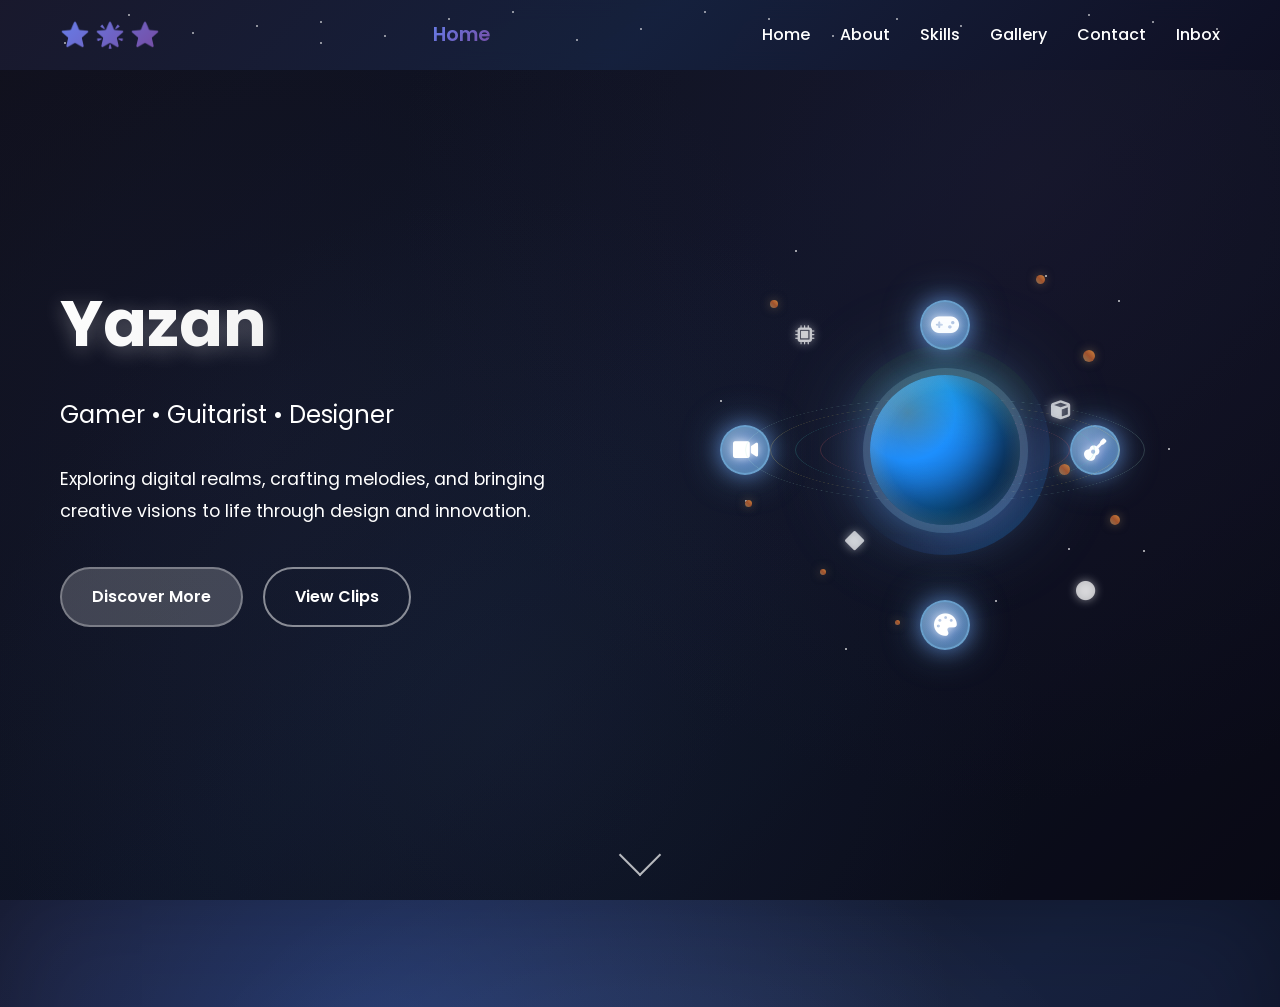
<file: index.html>
<!DOCTYPE html>
<html lang="en">
<head>
    <meta charset="UTF-8">
    <meta name="viewport" content="width=device-width, initial-scale=1.0">
    <title>Yazan - Gamer • Guitarist • Designer</title>
    <link rel="stylesheet" href="style.css">
    <link href="https://fonts.googleapis.com/css2?family=Poppins:wght@300;400;500;600;700&display=swap" rel="stylesheet">
    <link rel="stylesheet" href="https://cdnjs.cloudflare.com/ajax/libs/font-awesome/6.0.0/css/all.min.css">
</head>
<body>
    <!-- Background Stars -->
    <div class="background-stars">
        <div class="background-star"></div>
        <div class="background-star"></div>
        <div class="background-star"></div>
        <div class="background-star"></div>
        <div class="background-star"></div>
        <div class="background-star"></div>
        <div class="background-star"></div>
        <div class="background-star"></div>
        <div class="background-star"></div>
        <div class="background-star"></div>
        <div class="background-star"></div>
        <div class="background-star"></div>
        <div class="background-star"></div>
        <div class="background-star"></div>
        <div class="background-star"></div>
        <div class="background-star"></div>
        <div class="background-star"></div>
        <div class="background-star"></div>
        <div class="background-star"></div>
        <div class="background-star"></div>
        <div class="background-star"></div>
        <div class="background-star"></div>
        <div class="background-star"></div>
        <div class="background-star"></div>
        <div class="background-star"></div>
        <div class="background-star"></div>
        <div class="background-star"></div>
        <div class="background-star"></div>
        <div class="background-star"></div>
        <div class="background-star"></div>
    </div>
    
    <!-- Navigation -->
    <!-- Page Transition Overlay -->
    <div class="page-transition">
        <div class="transition-satellite"></div>
        <div class="transition-satellite"></div>
        <div class="transition-satellite"></div>
        <div class="transition-satellite"></div>
    </div>
    
    <nav class="navbar">
        <!-- Header Stars -->
        <div class="header-stars">
            <div class="header-star"></div>
            <div class="header-star"></div>
            <div class="header-star"></div>
            <div class="header-star"></div>
            <div class="header-star"></div>
            <div class="header-star"></div>
            <div class="header-star"></div>
            <div class="header-star"></div>
            <div class="header-star"></div>
            <div class="header-star"></div>
            <div class="header-star"></div>
            <div class="header-star"></div>
            <div class="header-star"></div>
            <div class="header-star"></div>
            <div class="header-star"></div>
            <div class="header-star"></div>
            <div class="header-star"></div>
            <div class="header-star"></div>
            <div class="header-star"></div>
            <div class="header-star"></div>
        </div>
        
        <div class="nav-container">
            <div class="nav-logo">
                <span class="logo-text"><span>⭐</span> <span>🌟</span> <span>⭐</span></span>
            </div>
            <div class="header-title">Home</div>
            <ul class="nav-menu">
                <li><a href="#home" class="nav-link">Home</a></li>
                <li><a href="#about" class="nav-link">About</a></li>
                <li><a href="#skills" class="nav-link">Skills</a></li>
                <li><a href="#gallery" class="nav-link">Gallery</a></li>
                <li><a href="#contact" class="nav-link">Contact</a></li>
                <li><a href="inbox.html" class="nav-link">Inbox</a></li>
            </ul>
            <div class="hamburger">
                <span class="bar"></span>
                <span class="bar"></span>
                <span class="bar"></span>
            </div>
        </div>
    </nav>

    <!-- Main Container for Horizontal Layout -->
    <div class="main-container">
        <!-- Hero Section -->
        <section id="home" class="hero">
        <div class="hero-container">
            <div class="hero-content">
                <div class="hero-text">
                                    <h1 class="hero-title">
                    <span class="gradient-text">Yazan</span>
                </h1>
                <p class="hero-subtitle">Gamer • Guitarist • Designer</p>
                    <p class="hero-description">
                        Exploring digital realms, crafting melodies, and bringing creative visions to life through design and innovation.
                    </p>
                    <div class="hero-buttons">
                        <a href="#about" class="btn btn-primary">Discover More</a>
                        <a href="#gallery" class="btn btn-secondary">View Clips</a>
                    </div>
                </div>
                <div class="hero-visual">
                    <!-- 3D Earth with Orbiting Cards -->
                    <div class="earth-system">
                        <!-- 3D Earth -->
                        <div class="earth-container">
                            <div class="earth">
                                <div class="earth-surface"></div>
                                <div class="earth-atmosphere"></div>
                                <div class="earth-glow"></div>
                            </div>
                            
                        </div>
                        
                        <!-- Orbiting Satellites -->
                        <div class="orbit-system">
                            <!-- Gaming Satellite -->
                            <div class="orbit orbit-1">
                                <div class="satellite gaming-satellite" data-category="gaming">
                                    <i class="fas fa-gamepad"></i>
                                </div>
                            </div>
                            
                            <!-- Music Satellite -->
                            <div class="orbit orbit-2">
                                <div class="satellite music-satellite" data-category="music">
                                    <i class="fas fa-guitar"></i>
                                </div>
                            </div>
                            
                            <!-- Design Satellite -->
                            <div class="orbit orbit-3">
                                <div class="satellite design-satellite" data-category="design">
                                    <i class="fas fa-palette"></i>
                                </div>
                            </div>
                            
                            <!-- Clips Satellite -->
                            <div class="orbit orbit-4">
                                <div class="satellite clips-satellite" data-category="clips">
                                    <i class="fas fa-video"></i>
                                </div>
                            </div>
                        </div>
                        
                        <!-- Orbital Rings -->
                        <div class="orbital-rings">
                            <div class="orbital-ring ring-1"></div>
                            <div class="orbital-ring ring-2"></div>
                            <div class="orbital-ring ring-3"></div>
                            <div class="orbital-ring ring-4"></div>
                        </div>
                        
                        <!-- Asteroid Belt -->
                        <div class="asteroid-belt">
                            <div class="asteroid asteroid-1"></div>
                            <div class="asteroid asteroid-2"></div>
                            <div class="asteroid asteroid-3"></div>
                            <div class="asteroid asteroid-4"></div>
                            <div class="asteroid asteroid-5"></div>
                            <div class="asteroid asteroid-6"></div>
                            <div class="asteroid asteroid-7"></div>
                            <div class="asteroid asteroid-8"></div>
                        </div>
                        
                        <!-- Floating Space Debris -->
                        <div class="space-debris">
                            <div class="debris debris-1">
                                <i class="fas fa-microchip"></i>
                            </div>
                            <div class="debris debris-2">
                                <i class="fas fa-cube"></i>
                            </div>
                            <div class="debris debris-3">
                                <i class="fas fa-diamond"></i>
                            </div>
                            <div class="debris debris-4">
                                <i class="fas fa-circle"></i>
                            </div>
                        </div>
                        
                        <!-- Stars Background -->
                        <div class="stars">
                            <div class="star"></div>
                            <div class="star"></div>
                            <div class="star"></div>
                            <div class="star"></div>
                            <div class="star"></div>
                            <div class="star"></div>
                            <div class="star"></div>
                            <div class="star"></div>
                            <div class="star"></div>
                            <div class="star"></div>
                        </div>
                    </div>
                </div>
            </div>
        </div>
        <div class="scroll-indicator">
            <div class="scroll-arrow"></div>
        </div>
    </section>

    <!-- About Section -->
    <section id="about" class="about">
        <div class="container">
            <h2 class="section-title">About Me</h2>
            <div class="about-content">
                <div class="about-text">
                    <h3>Hey there! I'm <span class="highlight">Yazan</span></h3>
                    <p>
                        Welcome to my digital universe! I'm a passionate individual who thrives at the intersection 
                        of gaming, music, and design. My journey is all about creating, capturing, and sharing 
                        the incredible moments that make life extraordinary.
                    </p>
                    <p>
                        Whether I'm dominating in the latest games, crafting melodies on my guitar, or designing 
                        stunning visuals, I believe in the power of creativity to bring people together. 
                        That's why I love capturing clips of all our good times – because every moment deserves 
                        to be remembered and shared.
                    </p>
                    <div class="stats">
                        <div class="stat-item">
                            <span class="stat-number">0</span>
                            <span class="stat-label">Clips Captured</span>
                        </div>
                        <div class="stat-item">
                            <span class="stat-number">0</span>
                            <span class="stat-label">Passions</span>
                        </div>
                        <div class="stat-item">
                            <span class="stat-number">∞</span>
                            <span class="stat-label">Good Times</span>
                        </div>
                    </div>
                </div>
            </div>
        </div>
    </section>

    <!-- Skills Section -->
    <section id="skills" class="skills">
        <div class="container">
            <h2 class="section-title">My Passions</h2>
            <div class="skills-grid">
                <div class="skill-card gaming-card">
                    <div class="skill-icon">
                        <i class="fas fa-gamepad"></i>
                    </div>
                    <h3>Gaming</h3>
                    <p>
                        Exploring virtual worlds, mastering competitive games, and creating 
                        epic moments worth capturing. From FPS to RPGs, every game is a new adventure.
                    </p>
                    <div class="skill-tags">
                        <span class="tag">Competitive Gaming</span>
                        <span class="tag">Strategy</span>
                        <span class="tag">Teamwork</span>
                    </div>
                </div>

                <div class="skill-card guitar-card">
                    <div class="skill-icon">
                        <i class="fas fa-guitar"></i>
                    </div>
                    <h3>Guitar</h3>
                    <p>
                        Creating melodies that speak to the soul. Whether it's acoustic sessions 
                        or electric riffs, music is my language of emotion and expression.
                    </p>
                    <div class="skill-tags">
                        <span class="tag">Acoustic</span>
                        <span class="tag">Electric</span>
                        <span class="tag">Composition</span>
                    </div>
                </div>

                <div class="skill-card design-card">
                    <div class="skill-icon">
                        <i class="fas fa-palette"></i>
                    </div>
                    <h3>Design</h3>
                    <p>
                        Bringing ideas to life through visual storytelling. From digital art 
                        to UI/UX design, I craft experiences that inspire and engage.
                    </p>
                    <div class="skill-tags">
                        <span class="tag">Digital Art</span>
                        <span class="tag">UI/UX</span>
                        <span class="tag">Branding</span>
                    </div>
                </div>

                <div class="skill-card clips-card">
                    <div class="skill-icon">
                        <i class="fas fa-video"></i>
                    </div>
                    <h3>Clip Creation</h3>
                    <p>
                        Capturing and sharing all the good times! Every moment is precious, 
                        and I love preserving our best memories for everyone to enjoy.
                    </p>
                    <div class="skill-tags">
                        <span class="tag">Video Editing</span>
                        <span class="tag">Moments</span>
                        <span class="tag">Memories</span>
                    </div>
                </div>
            </div>
        </div>
    </section>

    <!-- Gallery Section -->
    <section id="gallery" class="gallery">
        <div class="container">
            <h2 class="section-title">Gallery</h2>
            <p class="section-subtitle">A collection of moments, designs, and creations</p>
            
            <div class="gallery-filter">
                <button class="filter-btn active" data-filter="all">All</button>
                <button class="filter-btn" data-filter="gaming">Gaming</button>
                <button class="filter-btn" data-filter="music">Music</button>
                <button class="filter-btn" data-filter="design">Design</button>
            </div>

            <div class="gallery-grid">
                <div class="gallery-item gaming">
                    <div class="gallery-content">
                        <i class="fas fa-gamepad gallery-icon"></i>
                        <h4>Epic Gaming Moments</h4>
                        <p>Captured highlights from competitive matches</p>
                    </div>
                </div>
                <div class="gallery-item music">
                    <div class="gallery-content">
                        <i class="fas fa-music gallery-icon"></i>
                        <h4>Guitar Sessions</h4>
                        <p>Original compositions and covers</p>
                    </div>
                </div>
                <div class="gallery-item design">
                    <div class="gallery-content">
                        <i class="fas fa-paint-brush gallery-icon"></i>
                        <h4>Design Projects</h4>
                        <p>Digital art and UI designs</p>
                    </div>
                </div>
                <div class="gallery-item gaming">
                    <div class="gallery-content">
                        <i class="fas fa-trophy gallery-icon"></i>
                        <h4>Victory Clips</h4>
                        <p>Celebrating wins with the team</p>
                    </div>
                </div>
                <div class="gallery-item music">
                    <div class="gallery-content">
                        <i class="fas fa-headphones gallery-icon"></i>
                        <h4>Studio Time</h4>
                        <p>Recording and mixing sessions</p>
                    </div>
                </div>
                <div class="gallery-item design">
                    <div class="gallery-content">
                        <i class="fas fa-laptop-code gallery-icon"></i>
                        <h4>Web Designs</h4>
                        <p>Modern and responsive websites</p>
                    </div>
                </div>
            </div>
        </div>
    </section>

    <!-- Contact Section -->
    <section id="contact" class="contact">
        <div class="container">
            <h2 class="section-title">Let's Connect</h2>
            <p class="section-subtitle">Ready to create some good times together?</p>
            
            <div class="contact-content">
                <div class="contact-info">
                    <div class="contact-item">
                        <div class="contact-icon">
                            <i class="fas fa-user"></i>
                        </div>
                        <div class="contact-details">
                            <h4>Username</h4>
                            <p>Yazan</p>
                        </div>
                    </div>
                    
                    <div class="social-links">
                        <a href="#" class="social-link">
                            <i class="fab fa-discord"></i>
                        </a>
                        <a href="#" class="social-link">
                            <i class="fab fa-twitch"></i>
                        </a>
                        <a href="#" class="social-link">
                            <i class="fab fa-youtube"></i>
                        </a>
                        <a href="#" class="social-link">
                            <i class="fab fa-instagram"></i>
                        </a>
                    </div>
                </div>

                <div class="contact-form">
                    <form>
                        <div class="form-group">
                            <input type="text" placeholder="Your Name" required>
                        </div>
                        <div class="form-group">
                            <input type="email" placeholder="Your Email" required>
                        </div>
                        <div class="form-group">
                            <textarea placeholder="Your Message" rows="5" required></textarea>
                        </div>
                        <button type="submit" class="btn btn-primary">Send Message</button>
                    </form>
                </div>
            </div>
                </div>
    </section>
    </div> <!-- End of main-container -->
    
    <!-- Footer -->
    <footer class="footer">
        <div class="container">
            <div class="footer-content">
                <p>&copy; 2025 Yazan. Capturing good times, one clip at a time.</p>
            </div>
        </div>
    </footer>

    <script src="script.js"></script>
</body>
</html>
</file>
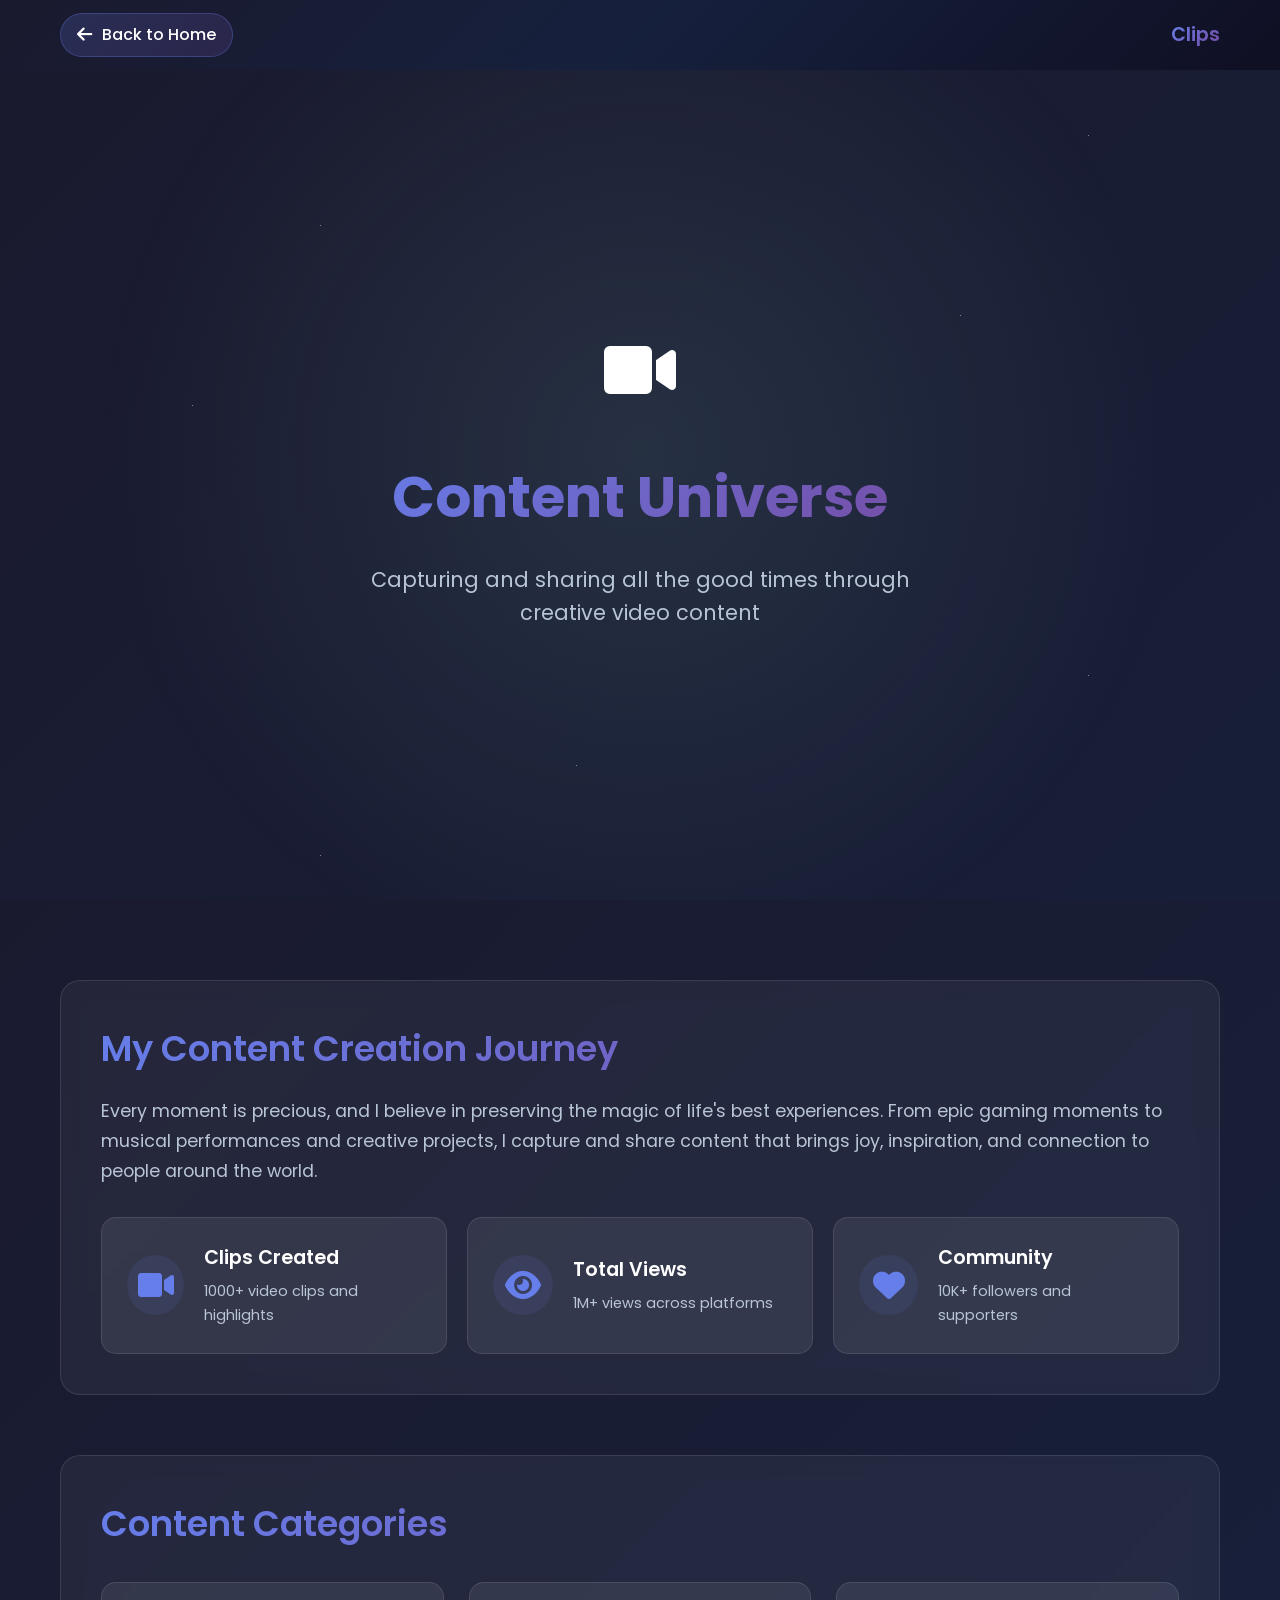
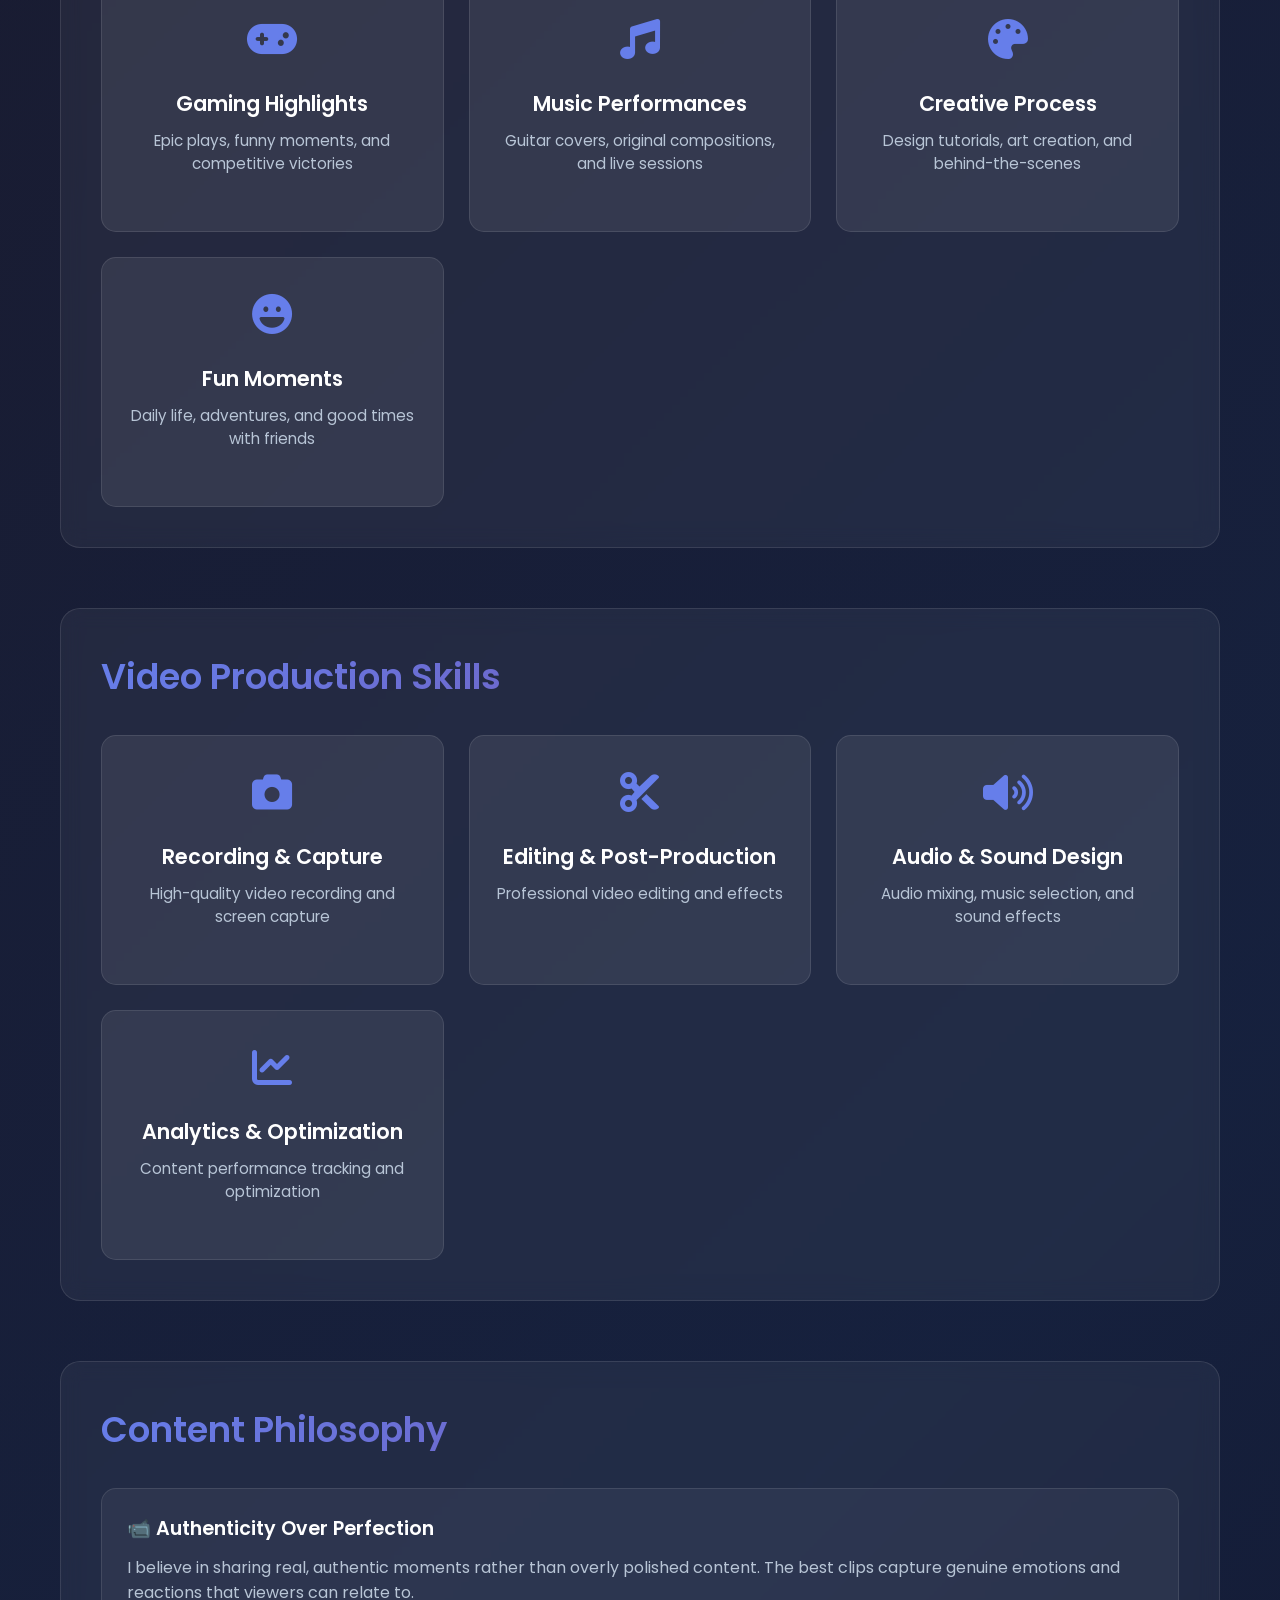
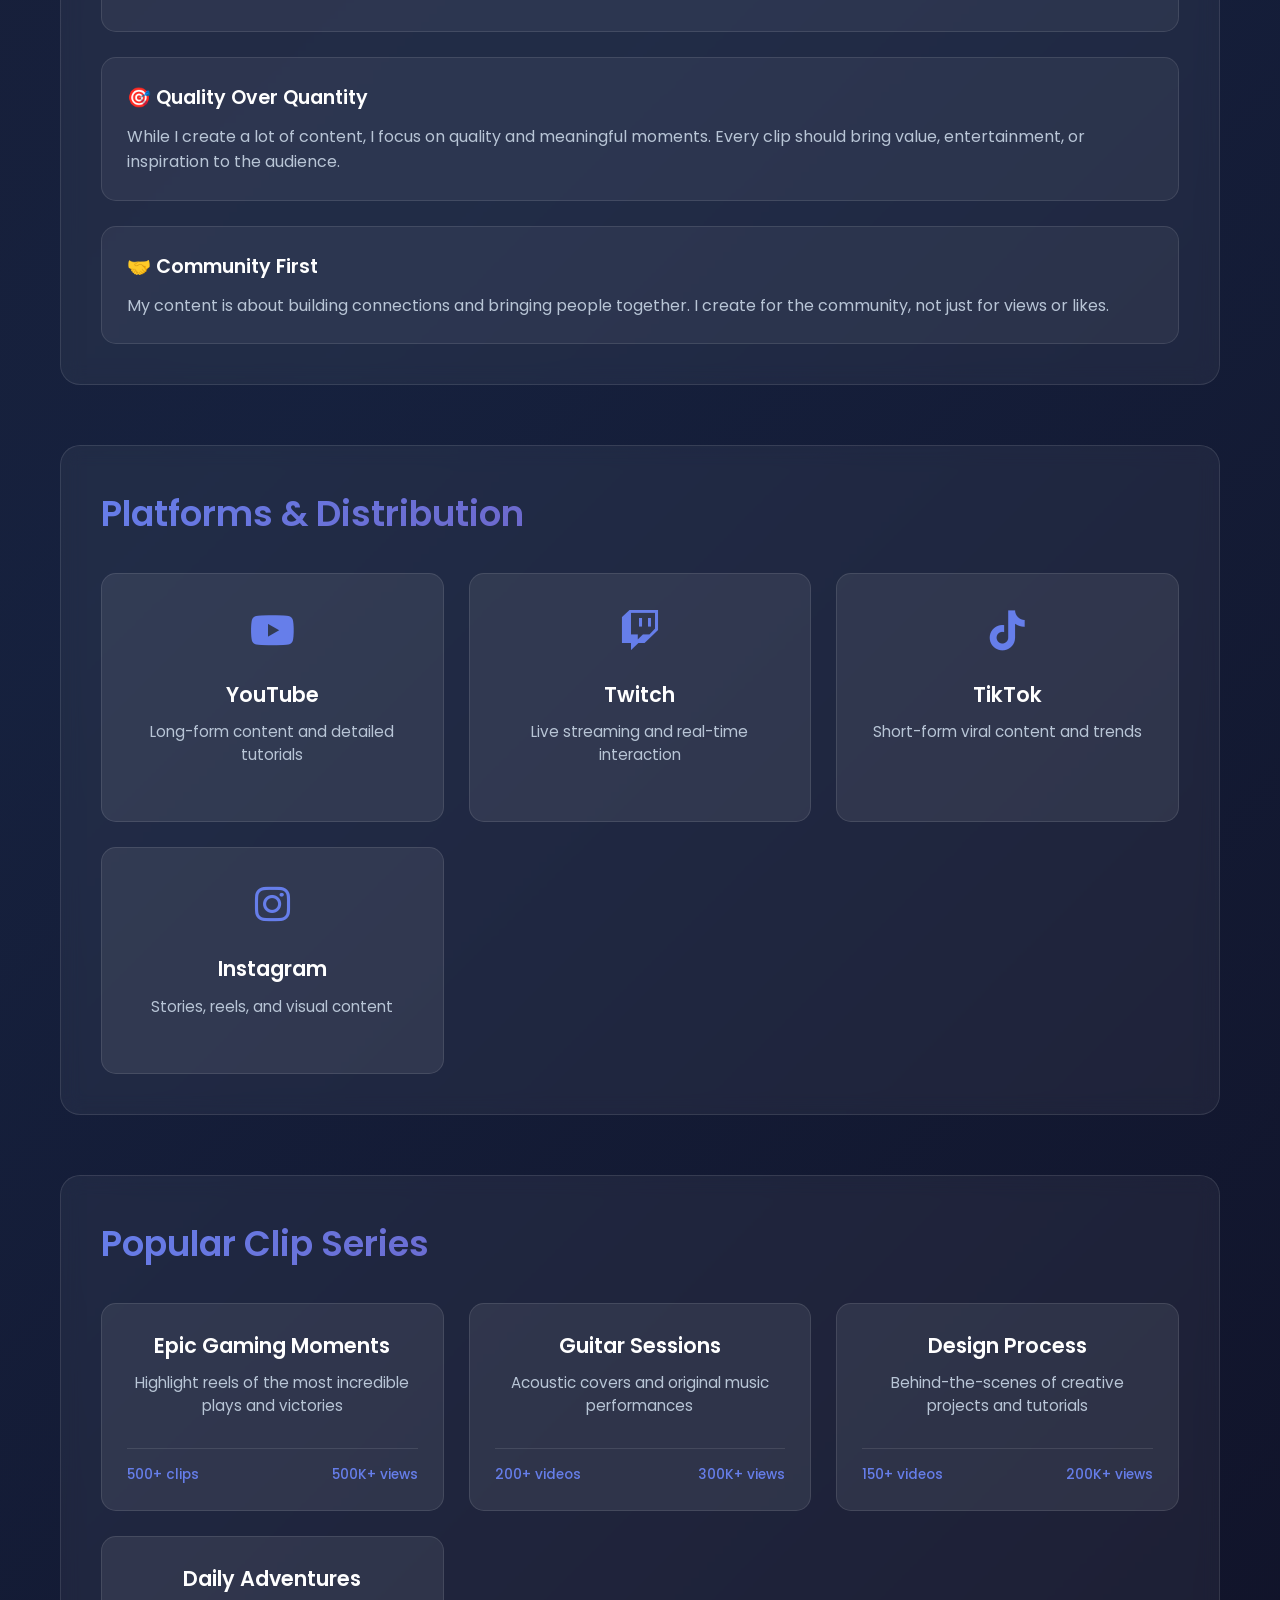
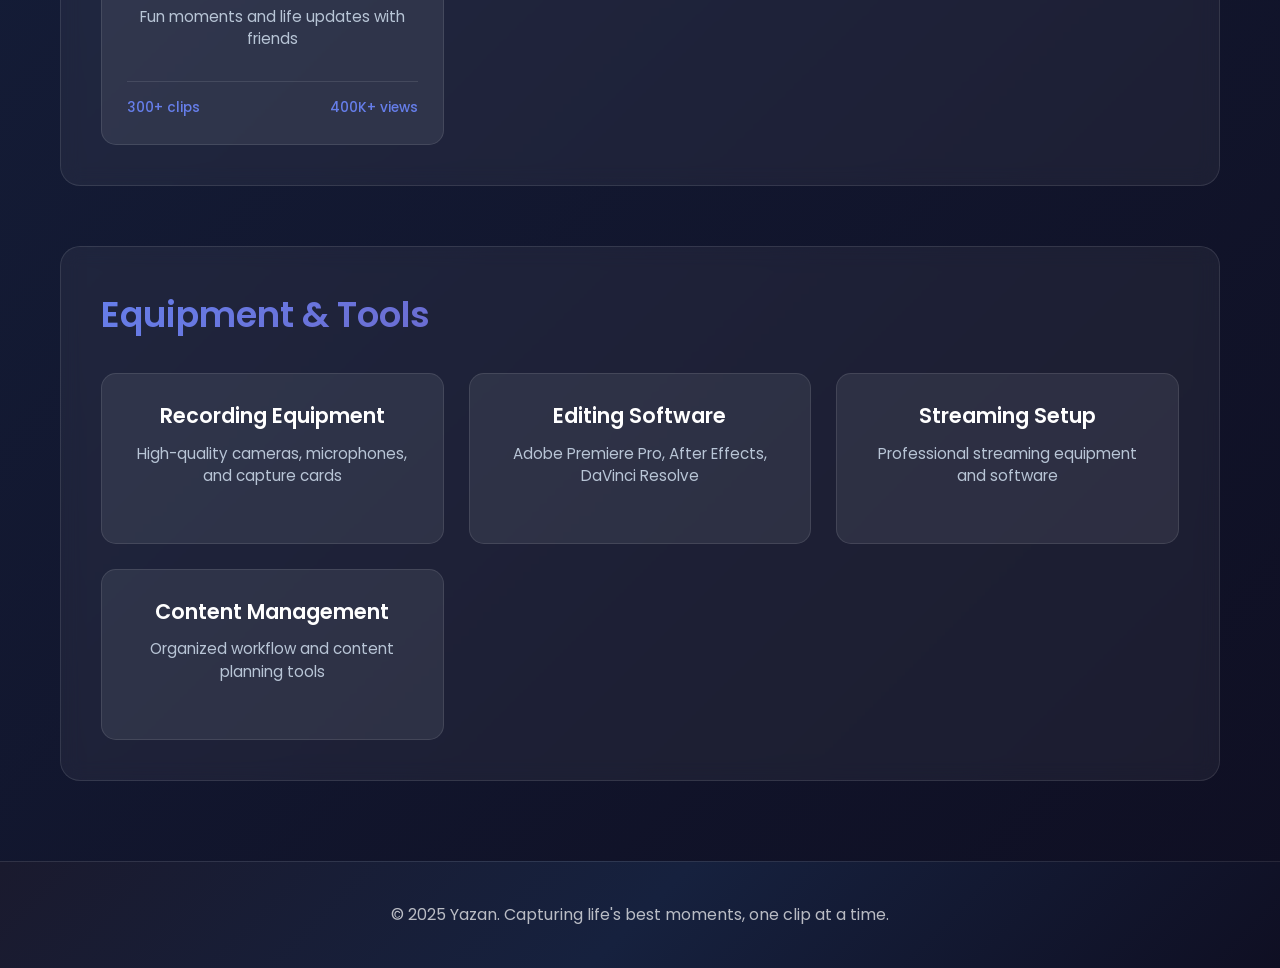
<file: clips.html>
<!DOCTYPE html>
<html lang="en">
<head>
    <meta charset="UTF-8">
    <meta name="viewport" content="width=device-width, initial-scale=1.0">
    <title>Clips - Yazan</title>
    <link rel="stylesheet" href="style.css">
    <link href="https://fonts.googleapis.com/css2?family=Poppins:wght@300;400;500;600;700&display=swap" rel="stylesheet">
    <link rel="stylesheet" href="https://cdnjs.cloudflare.com/ajax/libs/font-awesome/6.0.0/css/all.min.css">
</head>
<body class="skill-page">
    <!-- Background Stars -->
    <div class="background-stars">
        <div class="background-star"></div>
        <div class="background-star"></div>
        <div class="background-star"></div>
        <div class="background-star"></div>
        <div class="background-star"></div>
        <div class="background-star"></div>
        <div class="background-star"></div>
        <div class="background-star"></div>
        <div class="background-star"></div>
        <div class="background-star"></div>
    </div>
    
    <!-- Navigation -->
    <nav class="navbar">
        <div class="nav-container">
            <div class="nav-logo">
                <a href="index.html" class="back-link">
                    <i class="fas fa-arrow-left"></i>
                    <span>Back to Home</span>
                </a>
            </div>
            <div class="header-title">Clips</div>
        </div>
    </nav>

    <!-- Clips Hero Section -->
    <section class="skill-hero clips-hero">
        <div class="container">
            <div class="skill-hero-content">
                <div class="skill-hero-icon">
                    <i class="fas fa-video"></i>
                </div>
                <h1 class="skill-hero-title">Content Universe</h1>
                <p class="skill-hero-subtitle">Capturing and sharing all the good times through creative video content</p>
            </div>
        </div>
    </section>

    <!-- Clips Content -->
    <section class="skill-content">
        <div class="container">
            <div class="skill-grid">
                <div class="skill-section">
                    <h2>My Content Creation Journey</h2>
                    <p>Every moment is precious, and I believe in preserving the magic of life's best experiences. From epic gaming moments to musical performances and creative projects, I capture and share content that brings joy, inspiration, and connection to people around the world.</p>
                    
                    <div class="clips-stats">
                        <div class="stat-card">
                            <div class="stat-icon">
                                <i class="fas fa-video"></i>
                            </div>
                            <div class="stat-info">
                                <h3>Clips Created</h3>
                                <p>1000+ video clips and highlights</p>
                            </div>
                        </div>
                        <div class="stat-card">
                            <div class="stat-icon">
                                <i class="fas fa-eye"></i>
                            </div>
                            <div class="stat-info">
                                <h3>Total Views</h3>
                                <p>1M+ views across platforms</p>
                            </div>
                        </div>
                        <div class="stat-card">
                            <div class="stat-icon">
                                <i class="fas fa-heart"></i>
                            </div>
                            <div class="stat-info">
                                <h3>Community</h3>
                                <p>10K+ followers and supporters</p>
                            </div>
                        </div>
                    </div>
                </div>

                <div class="skill-section">
                    <h2>Content Categories</h2>
                    <div class="categories-grid">
                        <div class="category-card">
                            <div class="category-icon">
                                <i class="fas fa-gamepad"></i>
                            </div>
                            <h3>Gaming Highlights</h3>
                            <p>Epic plays, funny moments, and competitive victories</p>
                        </div>
                        <div class="category-card">
                            <div class="category-icon">
                                <i class="fas fa-music"></i>
                            </div>
                            <h3>Music Performances</h3>
                            <p>Guitar covers, original compositions, and live sessions</p>
                        </div>
                        <div class="category-card">
                            <div class="category-icon">
                                <i class="fas fa-palette"></i>
                            </div>
                            <h3>Creative Process</h3>
                            <p>Design tutorials, art creation, and behind-the-scenes</p>
                        </div>
                        <div class="category-card">
                            <div class="category-icon">
                                <i class="fas fa-laugh"></i>
                            </div>
                            <h3>Fun Moments</h3>
                            <p>Daily life, adventures, and good times with friends</p>
                        </div>
                    </div>
                </div>

                <div class="skill-section">
                    <h2>Video Production Skills</h2>
                    <div class="production-grid">
                        <div class="production-card">
                            <div class="production-icon">
                                <i class="fas fa-camera"></i>
                            </div>
                            <h3>Recording & Capture</h3>
                            <p>High-quality video recording and screen capture</p>
                        </div>
                        <div class="production-card">
                            <div class="production-icon">
                                <i class="fas fa-cut"></i>
                            </div>
                            <h3>Editing & Post-Production</h3>
                            <p>Professional video editing and effects</p>
                        </div>
                        <div class="production-card">
                            <div class="production-icon">
                                <i class="fas fa-volume-up"></i>
                            </div>
                            <h3>Audio & Sound Design</h3>
                            <p>Audio mixing, music selection, and sound effects</p>
                        </div>
                        <div class="production-card">
                            <div class="production-icon">
                                <i class="fas fa-chart-line"></i>
                            </div>
                            <h3>Analytics & Optimization</h3>
                            <p>Content performance tracking and optimization</p>
                        </div>
                    </div>
                </div>

                <div class="skill-section">
                    <h2>Content Philosophy</h2>
                    <div class="philosophy-content">
                        <div class="philosophy-item">
                            <h3>📹 Authenticity Over Perfection</h3>
                            <p>I believe in sharing real, authentic moments rather than overly polished content. The best clips capture genuine emotions and reactions that viewers can relate to.</p>
                        </div>
                        <div class="philosophy-item">
                            <h3>🎯 Quality Over Quantity</h3>
                            <p>While I create a lot of content, I focus on quality and meaningful moments. Every clip should bring value, entertainment, or inspiration to the audience.</p>
                        </div>
                        <div class="philosophy-item">
                            <h3>🤝 Community First</h3>
                            <p>My content is about building connections and bringing people together. I create for the community, not just for views or likes.</p>
                        </div>
                    </div>
                </div>

                <div class="skill-section">
                    <h2>Platforms & Distribution</h2>
                    <div class="platforms-grid">
                        <div class="platform-card">
                            <div class="platform-icon">
                                <i class="fab fa-youtube"></i>
                            </div>
                            <h3>YouTube</h3>
                            <p>Long-form content and detailed tutorials</p>
                        </div>
                        <div class="platform-card">
                            <div class="platform-icon">
                                <i class="fab fa-twitch"></i>
                            </div>
                            <h3>Twitch</h3>
                            <p>Live streaming and real-time interaction</p>
                        </div>
                        <div class="platform-card">
                            <div class="platform-icon">
                                <i class="fab fa-tiktok"></i>
                            </div>
                            <h3>TikTok</h3>
                            <p>Short-form viral content and trends</p>
                        </div>
                        <div class="platform-card">
                            <div class="platform-icon">
                                <i class="fab fa-instagram"></i>
                            </div>
                            <h3>Instagram</h3>
                            <p>Stories, reels, and visual content</p>
                        </div>
                    </div>
                </div>

                <div class="skill-section">
                    <h2>Popular Clip Series</h2>
                    <div class="series-grid">
                        <div class="series-card">
                            <h3>Epic Gaming Moments</h3>
                            <p>Highlight reels of the most incredible plays and victories</p>
                            <div class="series-stats">
                                <span>500+ clips</span>
                                <span>500K+ views</span>
                            </div>
                        </div>
                        <div class="series-card">
                            <h3>Guitar Sessions</h3>
                            <p>Acoustic covers and original music performances</p>
                            <div class="series-stats">
                                <span>200+ videos</span>
                                <span>300K+ views</span>
                            </div>
                        </div>
                        <div class="series-card">
                            <h3>Design Process</h3>
                            <p>Behind-the-scenes of creative projects and tutorials</p>
                            <div class="series-stats">
                                <span>150+ videos</span>
                                <span>200K+ views</span>
                            </div>
                        </div>
                        <div class="series-card">
                            <h3>Daily Adventures</h3>
                            <p>Fun moments and life updates with friends</p>
                            <div class="series-stats">
                                <span>300+ clips</span>
                                <span>400K+ views</span>
                            </div>
                        </div>
                    </div>
                </div>

                <div class="skill-section">
                    <h2>Equipment & Tools</h2>
                    <div class="equipment-grid">
                        <div class="equipment-card">
                            <h3>Recording Equipment</h3>
                            <p>High-quality cameras, microphones, and capture cards</p>
                        </div>
                        <div class="equipment-card">
                            <h3>Editing Software</h3>
                            <p>Adobe Premiere Pro, After Effects, DaVinci Resolve</p>
                        </div>
                        <div class="equipment-card">
                            <h3>Streaming Setup</h3>
                            <p>Professional streaming equipment and software</p>
                        </div>
                        <div class="equipment-card">
                            <h3>Content Management</h3>
                            <p>Organized workflow and content planning tools</p>
                        </div>
                    </div>
                </div>
            </div>
        </div>
    </section>

    <!-- Footer -->
    <footer class="footer">
        <div class="container">
            <div class="footer-content">
                <p>&copy; 2025 Yazan. Capturing life's best moments, one clip at a time.</p>
            </div>
        </div>
    </footer>

    <script src="script.js"></script>
</body>
</html>
</file>
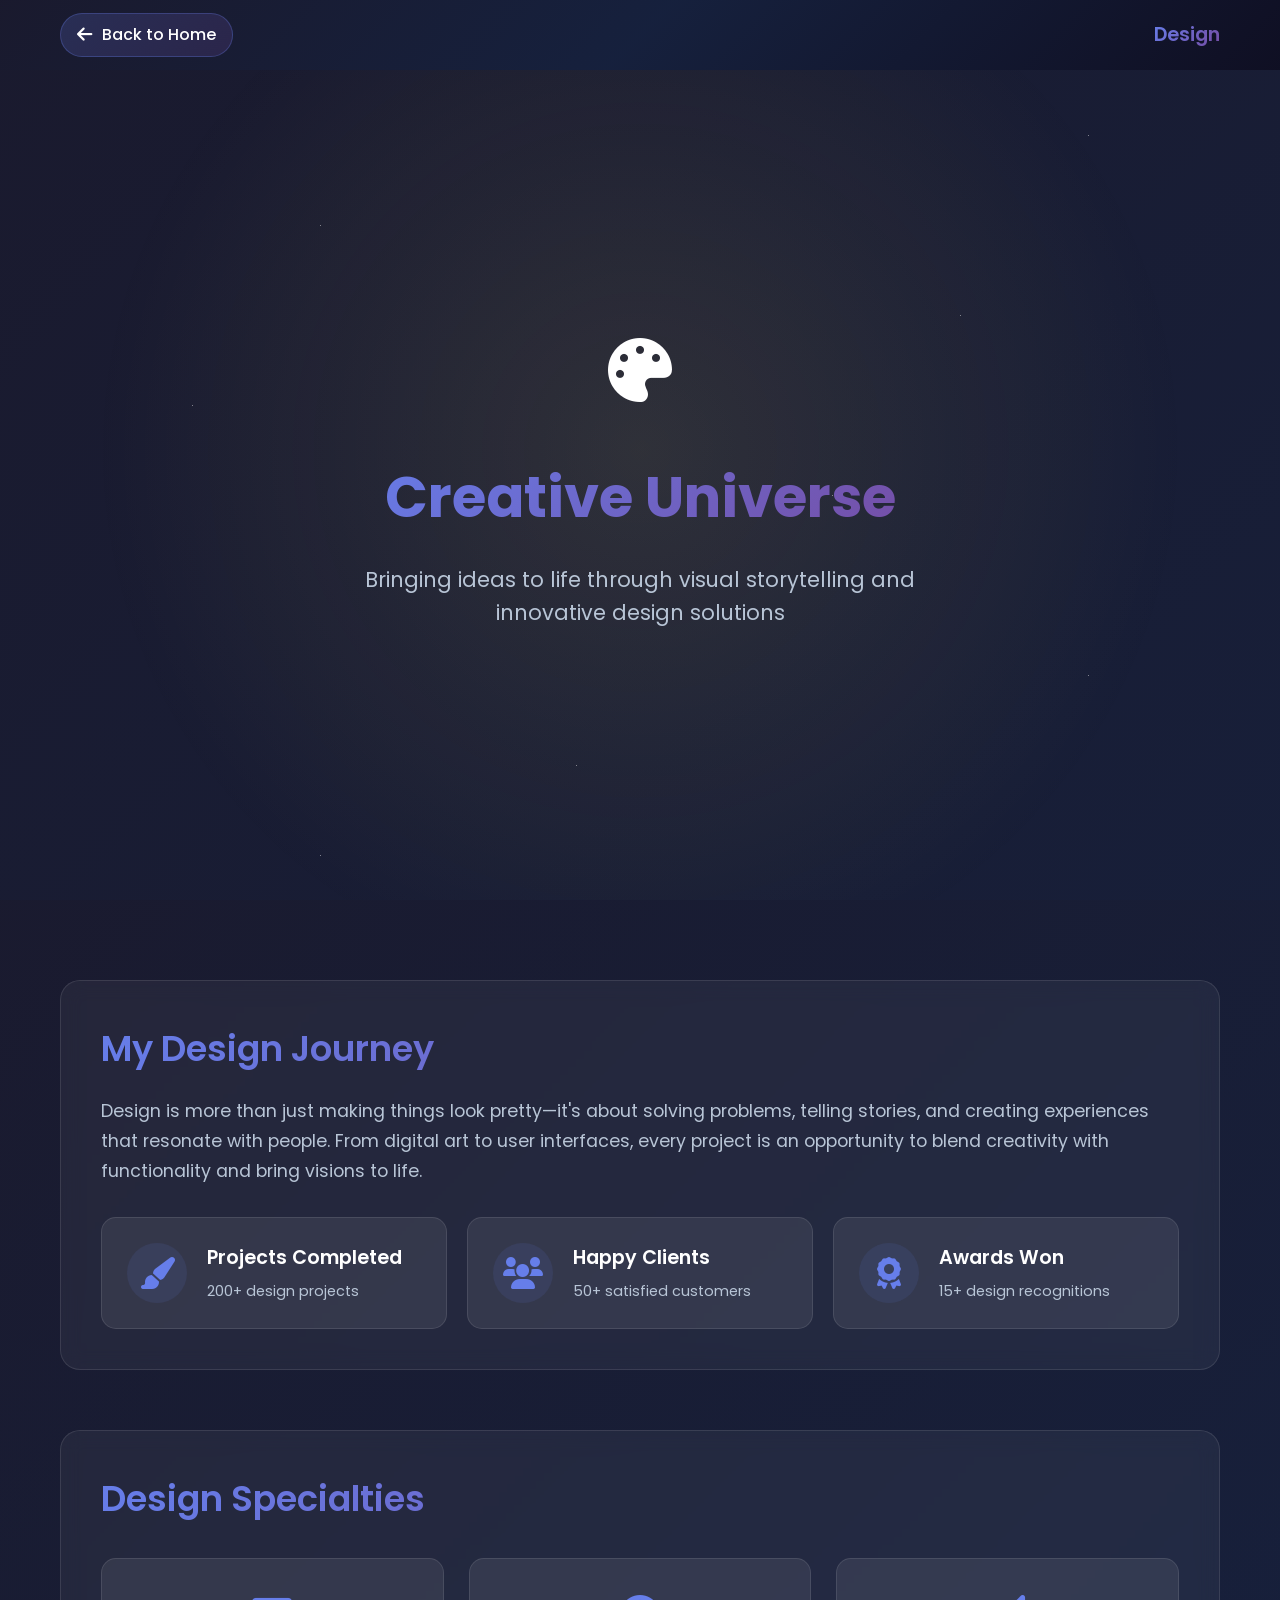
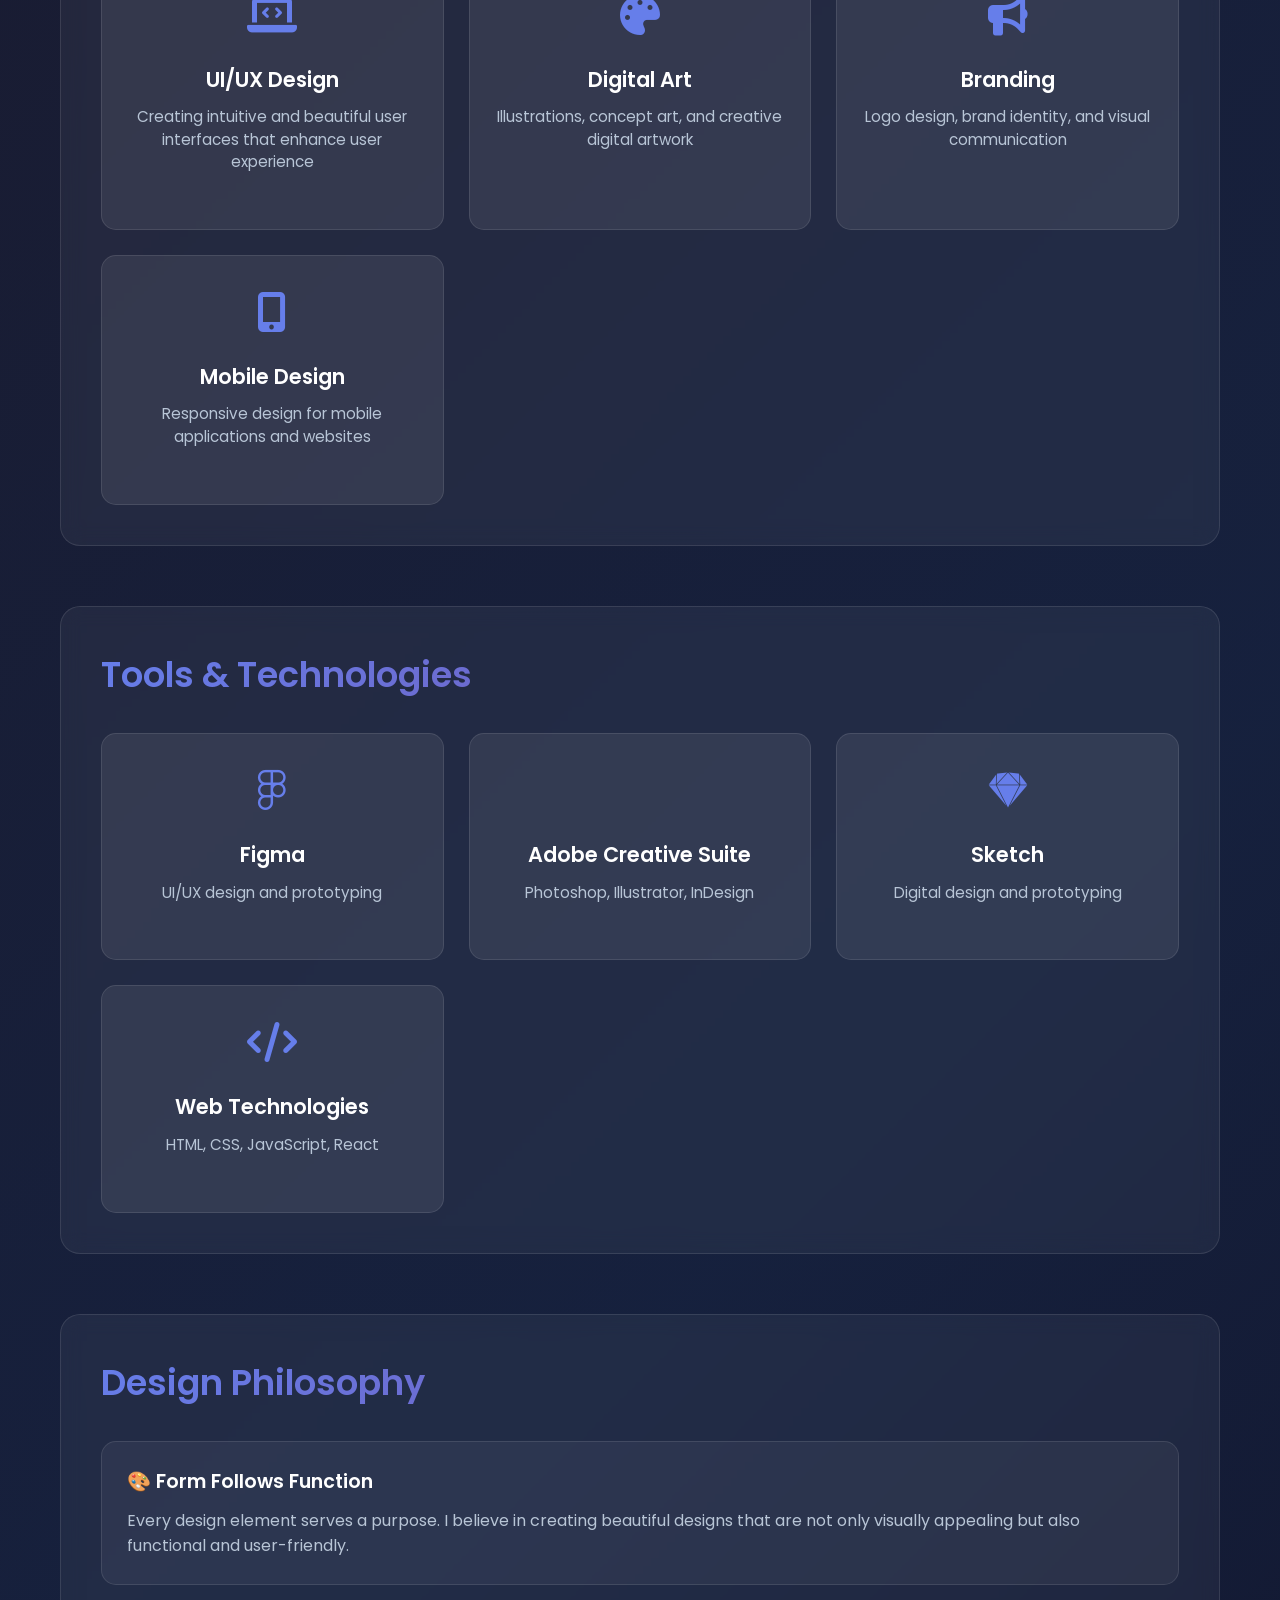
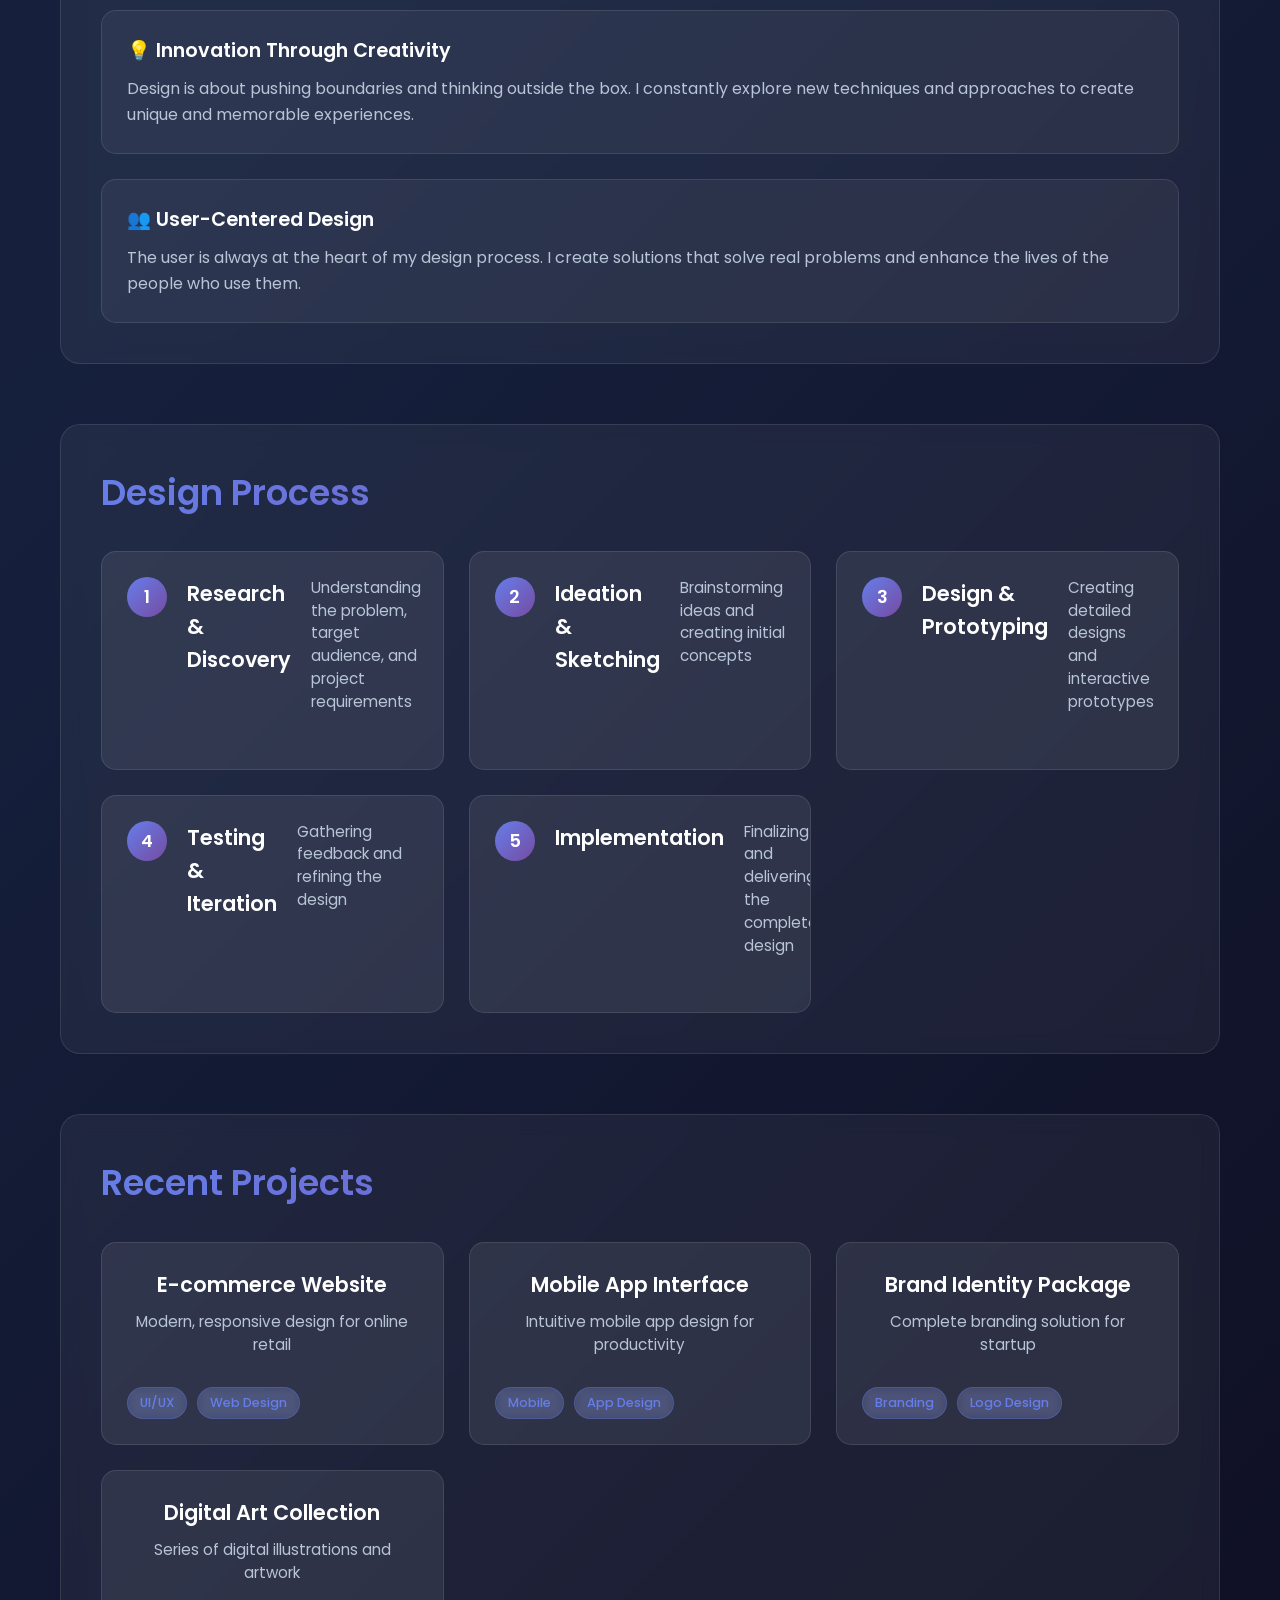
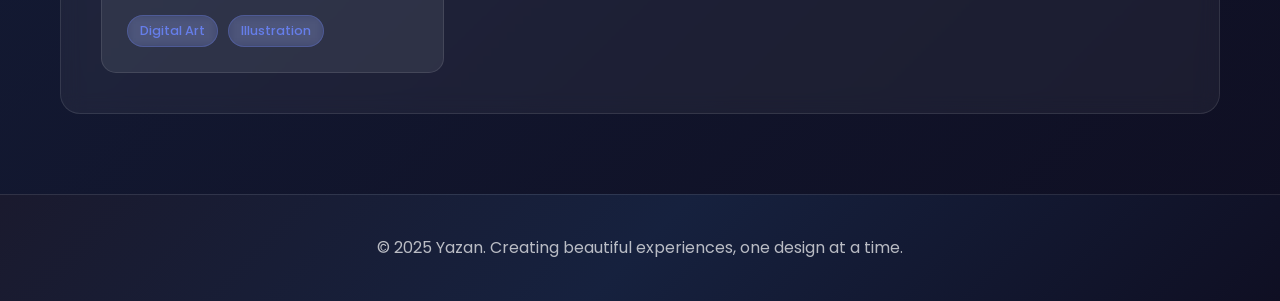
<file: design.html>
<!DOCTYPE html>
<html lang="en">
<head>
    <meta charset="UTF-8">
    <meta name="viewport" content="width=device-width, initial-scale=1.0">
    <title>Design - Yazan</title>
    <link rel="stylesheet" href="style.css">
    <link href="https://fonts.googleapis.com/css2?family=Poppins:wght@300;400;500;600;700&display=swap" rel="stylesheet">
    <link rel="stylesheet" href="https://cdnjs.cloudflare.com/ajax/libs/font-awesome/6.0.0/css/all.min.css">
</head>
<body class="skill-page">
    <!-- Background Stars -->
    <div class="background-stars">
        <div class="background-star"></div>
        <div class="background-star"></div>
        <div class="background-star"></div>
        <div class="background-star"></div>
        <div class="background-star"></div>
        <div class="background-star"></div>
        <div class="background-star"></div>
        <div class="background-star"></div>
        <div class="background-star"></div>
        <div class="background-star"></div>
    </div>
    
    <!-- Navigation -->
    <nav class="navbar">
        <div class="nav-container">
            <div class="nav-logo">
                <a href="index.html" class="back-link">
                    <i class="fas fa-arrow-left"></i>
                    <span>Back to Home</span>
                </a>
            </div>
            <div class="header-title">Design</div>
        </div>
    </nav>

    <!-- Design Hero Section -->
    <section class="skill-hero design-hero">
        <div class="container">
            <div class="skill-hero-content">
                <div class="skill-hero-icon">
                    <i class="fas fa-palette"></i>
                </div>
                <h1 class="skill-hero-title">Creative Universe</h1>
                <p class="skill-hero-subtitle">Bringing ideas to life through visual storytelling and innovative design solutions</p>
            </div>
        </div>
    </section>

    <!-- Design Content -->
    <section class="skill-content">
        <div class="container">
            <div class="skill-grid">
                <div class="skill-section">
                    <h2>My Design Journey</h2>
                    <p>Design is more than just making things look pretty—it's about solving problems, telling stories, and creating experiences that resonate with people. From digital art to user interfaces, every project is an opportunity to blend creativity with functionality and bring visions to life.</p>
                    
                    <div class="design-stats">
                        <div class="stat-card">
                            <div class="stat-icon">
                                <i class="fas fa-paint-brush"></i>
                            </div>
                            <div class="stat-info">
                                <h3>Projects Completed</h3>
                                <p>200+ design projects</p>
                            </div>
                        </div>
                        <div class="stat-card">
                            <div class="stat-icon">
                                <i class="fas fa-users"></i>
                            </div>
                            <div class="stat-info">
                                <h3>Happy Clients</h3>
                                <p>50+ satisfied customers</p>
                            </div>
                        </div>
                        <div class="stat-card">
                            <div class="stat-icon">
                                <i class="fas fa-award"></i>
                            </div>
                            <div class="stat-info">
                                <h3>Awards Won</h3>
                                <p>15+ design recognitions</p>
                            </div>
                        </div>
                    </div>
                </div>

                <div class="skill-section">
                    <h2>Design Specialties</h2>
                    <div class="specialties-grid">
                        <div class="specialty-card">
                            <div class="specialty-icon">
                                <i class="fas fa-laptop-code"></i>
                            </div>
                            <h3>UI/UX Design</h3>
                            <p>Creating intuitive and beautiful user interfaces that enhance user experience</p>
                        </div>
                        <div class="specialty-card">
                            <div class="specialty-icon">
                                <i class="fas fa-palette"></i>
                            </div>
                            <h3>Digital Art</h3>
                            <p>Illustrations, concept art, and creative digital artwork</p>
                        </div>
                        <div class="specialty-card">
                            <div class="specialty-icon">
                                <i class="fas fa-bullhorn"></i>
                            </div>
                            <h3>Branding</h3>
                            <p>Logo design, brand identity, and visual communication</p>
                        </div>
                        <div class="specialty-card">
                            <div class="specialty-icon">
                                <i class="fas fa-mobile-alt"></i>
                            </div>
                            <h3>Mobile Design</h3>
                            <p>Responsive design for mobile applications and websites</p>
                        </div>
                    </div>
                </div>

                <div class="skill-section">
                    <h2>Tools & Technologies</h2>
                    <div class="tools-grid">
                        <div class="tool-card">
                            <div class="tool-icon">
                                <i class="fab fa-figma"></i>
                            </div>
                            <h3>Figma</h3>
                            <p>UI/UX design and prototyping</p>
                        </div>
                        <div class="tool-card">
                            <div class="tool-icon">
                                <i class="fab fa-adobe"></i>
                            </div>
                            <h3>Adobe Creative Suite</h3>
                            <p>Photoshop, Illustrator, InDesign</p>
                        </div>
                        <div class="tool-card">
                            <div class="tool-icon">
                                <i class="fab fa-sketch"></i>
                            </div>
                            <h3>Sketch</h3>
                            <p>Digital design and prototyping</p>
                        </div>
                        <div class="tool-card">
                            <div class="tool-icon">
                                <i class="fas fa-code"></i>
                            </div>
                            <h3>Web Technologies</h3>
                            <p>HTML, CSS, JavaScript, React</p>
                        </div>
                    </div>
                </div>

                <div class="skill-section">
                    <h2>Design Philosophy</h2>
                    <div class="philosophy-content">
                        <div class="philosophy-item">
                            <h3>🎨 Form Follows Function</h3>
                            <p>Every design element serves a purpose. I believe in creating beautiful designs that are not only visually appealing but also functional and user-friendly.</p>
                        </div>
                        <div class="philosophy-item">
                            <h3>💡 Innovation Through Creativity</h3>
                            <p>Design is about pushing boundaries and thinking outside the box. I constantly explore new techniques and approaches to create unique and memorable experiences.</p>
                        </div>
                        <div class="philosophy-item">
                            <h3>👥 User-Centered Design</h3>
                            <p>The user is always at the heart of my design process. I create solutions that solve real problems and enhance the lives of the people who use them.</p>
                        </div>
                    </div>
                </div>

                <div class="skill-section">
                    <h2>Design Process</h2>
                    <div class="process-grid">
                        <div class="process-step">
                            <div class="step-number">1</div>
                            <h3>Research & Discovery</h3>
                            <p>Understanding the problem, target audience, and project requirements</p>
                        </div>
                        <div class="process-step">
                            <div class="step-number">2</div>
                            <h3>Ideation & Sketching</h3>
                            <p>Brainstorming ideas and creating initial concepts</p>
                        </div>
                        <div class="process-step">
                            <div class="step-number">3</div>
                            <h3>Design & Prototyping</h3>
                            <p>Creating detailed designs and interactive prototypes</p>
                        </div>
                        <div class="process-step">
                            <div class="step-number">4</div>
                            <h3>Testing & Iteration</h3>
                            <p>Gathering feedback and refining the design</p>
                        </div>
                        <div class="process-step">
                            <div class="step-number">5</div>
                            <h3>Implementation</h3>
                            <p>Finalizing and delivering the completed design</p>
                        </div>
                    </div>
                </div>

                <div class="skill-section">
                    <h2>Recent Projects</h2>
                    <div class="projects-grid">
                        <div class="project-card">
                            <h3>E-commerce Website</h3>
                            <p>Modern, responsive design for online retail</p>
                            <div class="project-tags">
                                <span class="tag">UI/UX</span>
                                <span class="tag">Web Design</span>
                            </div>
                        </div>
                        <div class="project-card">
                            <h3>Mobile App Interface</h3>
                            <p>Intuitive mobile app design for productivity</p>
                            <div class="project-tags">
                                <span class="tag">Mobile</span>
                                <span class="tag">App Design</span>
                            </div>
                        </div>
                        <div class="project-card">
                            <h3>Brand Identity Package</h3>
                            <p>Complete branding solution for startup</p>
                            <div class="project-tags">
                                <span class="tag">Branding</span>
                                <span class="tag">Logo Design</span>
                            </div>
                        </div>
                        <div class="project-card">
                            <h3>Digital Art Collection</h3>
                            <p>Series of digital illustrations and artwork</p>
                            <div class="project-tags">
                                <span class="tag">Digital Art</span>
                                <span class="tag">Illustration</span>
                            </div>
                        </div>
                    </div>
                </div>
            </div>
        </div>
    </section>

    <!-- Footer -->
    <footer class="footer">
        <div class="container">
            <div class="footer-content">
                <p>&copy; 2025 Yazan. Creating beautiful experiences, one design at a time.</p>
            </div>
        </div>
    </footer>

    <script src="script.js"></script>
</body>
</html>
</file>
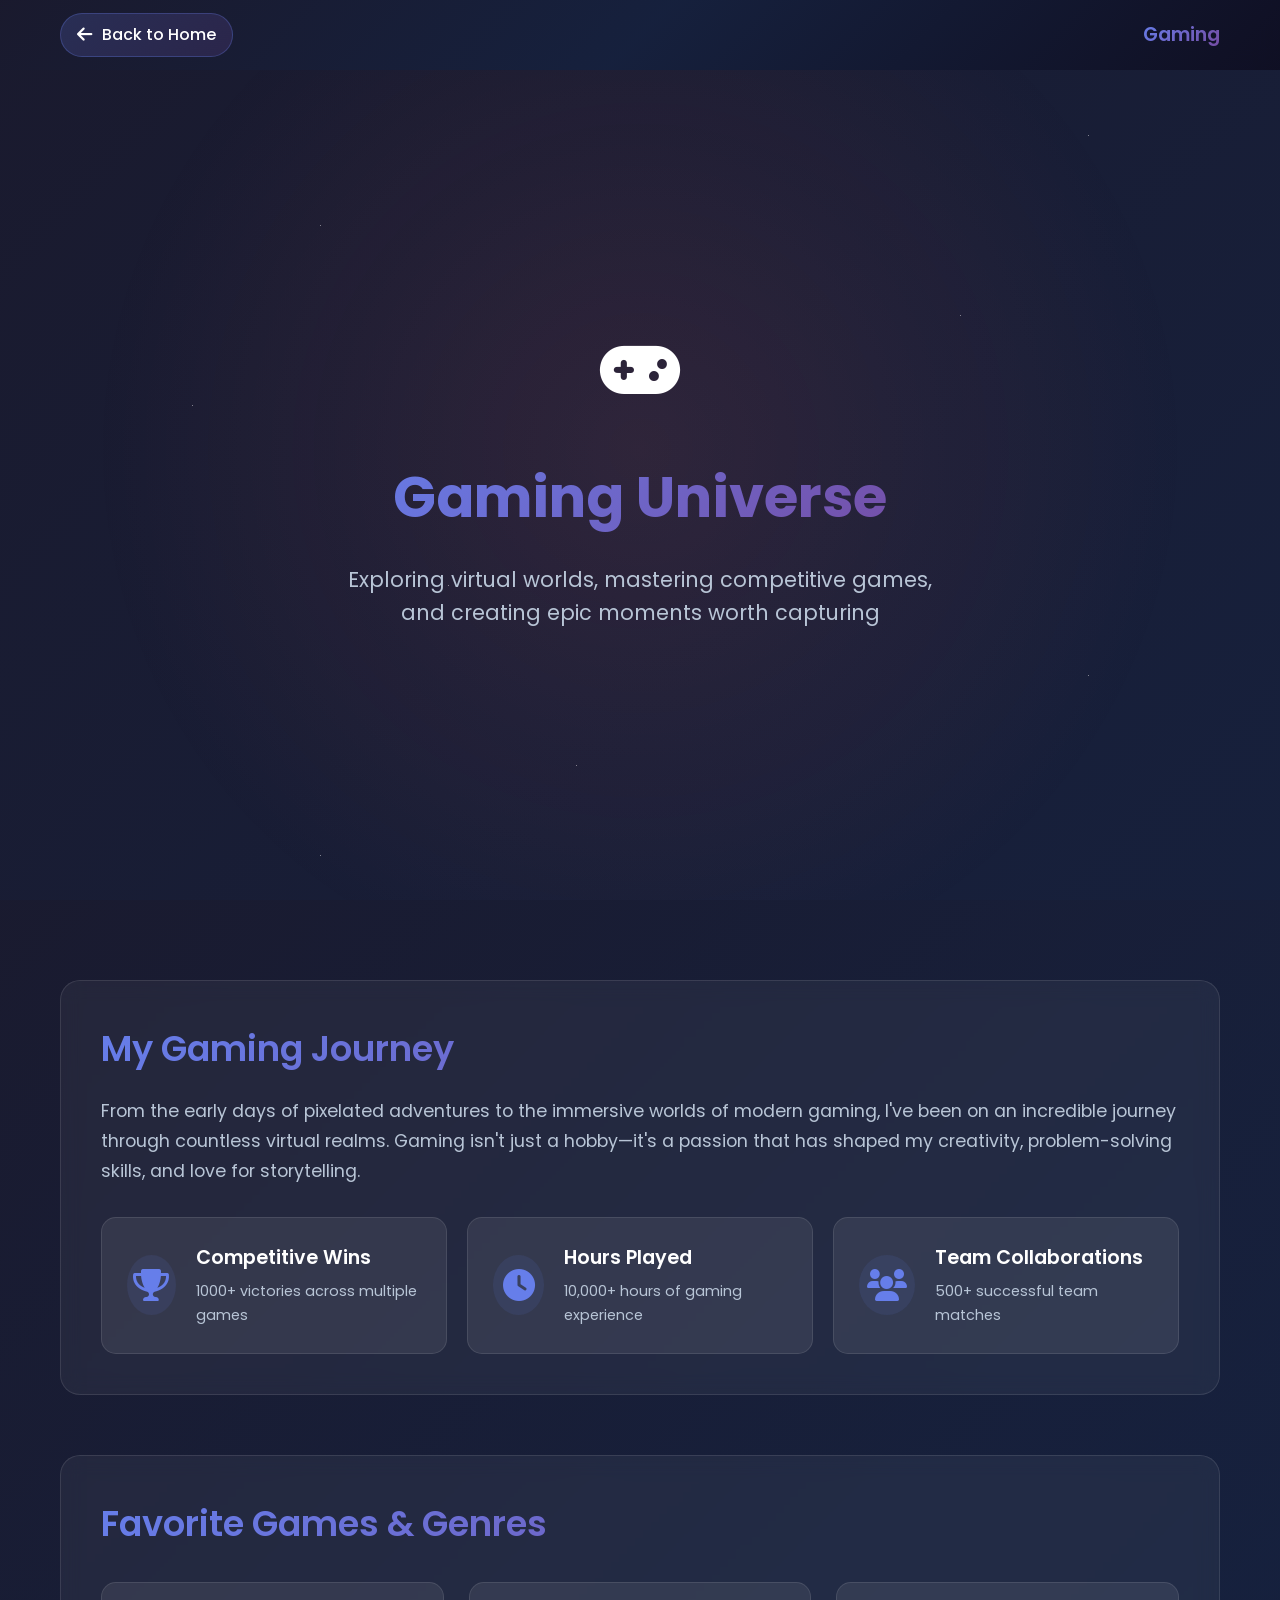
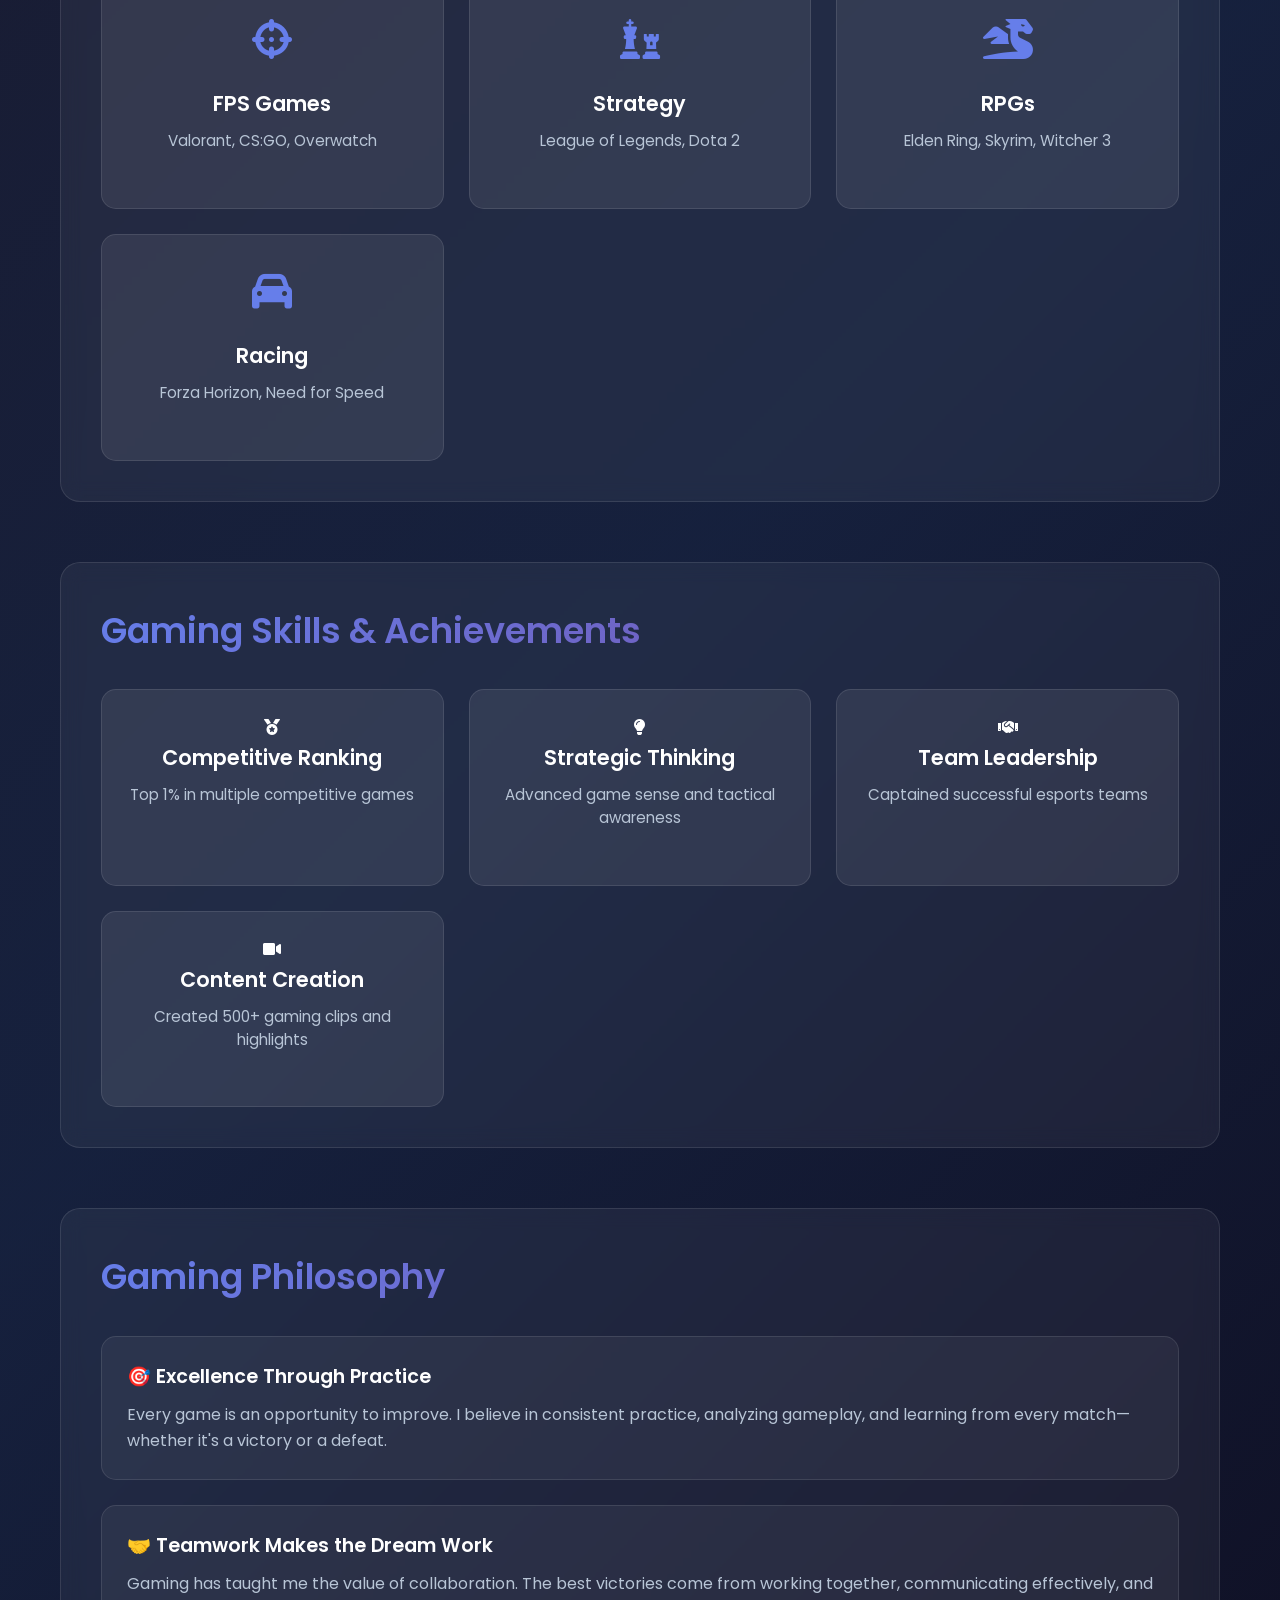
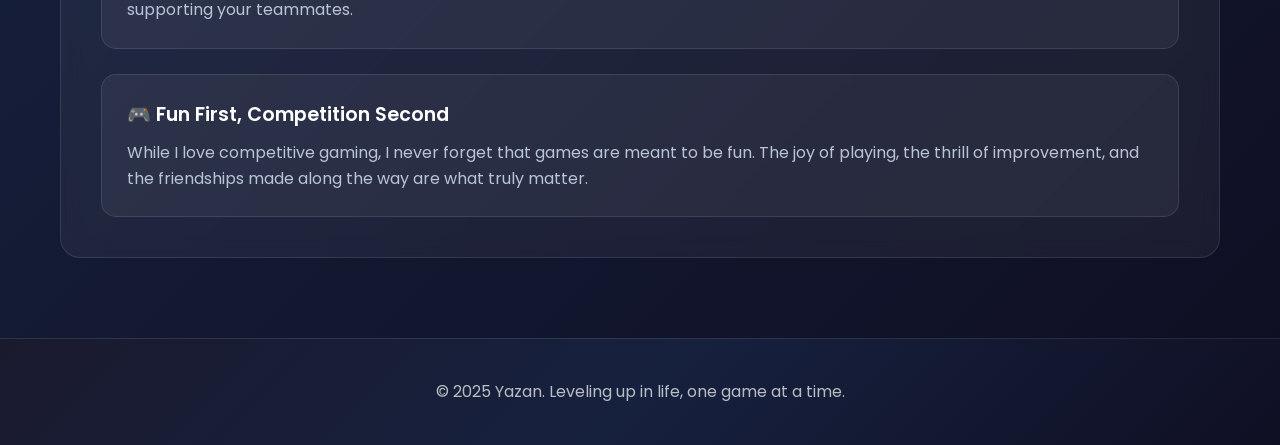
<file: gaming.html>
<!DOCTYPE html>
<html lang="en">
<head>
    <meta charset="UTF-8">
    <meta name="viewport" content="width=device-width, initial-scale=1.0">
    <title>Gaming - Yazan</title>
    <link rel="stylesheet" href="style.css">
    <link href="https://fonts.googleapis.com/css2?family=Poppins:wght@300;400;500;600;700&display=swap" rel="stylesheet">
    <link rel="stylesheet" href="https://cdnjs.cloudflare.com/ajax/libs/font-awesome/6.0.0/css/all.min.css">
</head>
<body class="skill-page">
    <!-- Background Stars -->
    <div class="background-stars">
        <div class="background-star"></div>
        <div class="background-star"></div>
        <div class="background-star"></div>
        <div class="background-star"></div>
        <div class="background-star"></div>
        <div class="background-star"></div>
        <div class="background-star"></div>
        <div class="background-star"></div>
        <div class="background-star"></div>
        <div class="background-star"></div>
    </div>
    
    <!-- Navigation -->
    <nav class="navbar">
        <div class="nav-container">
            <div class="nav-logo">
                <a href="index.html" class="back-link">
                    <i class="fas fa-arrow-left"></i>
                    <span>Back to Home</span>
                </a>
            </div>
            <div class="header-title">Gaming</div>
        </div>
    </nav>

    <!-- Gaming Hero Section -->
    <section class="skill-hero gaming-hero">
        <div class="container">
            <div class="skill-hero-content">
                <div class="skill-hero-icon">
                    <i class="fas fa-gamepad"></i>
                </div>
                <h1 class="skill-hero-title">Gaming Universe</h1>
                <p class="skill-hero-subtitle">Exploring virtual worlds, mastering competitive games, and creating epic moments worth capturing</p>
            </div>
        </div>
    </section>

    <!-- Gaming Content -->
    <section class="skill-content">
        <div class="container">
            <div class="skill-grid">
                <div class="skill-section">
                    <h2>My Gaming Journey</h2>
                    <p>From the early days of pixelated adventures to the immersive worlds of modern gaming, I've been on an incredible journey through countless virtual realms. Gaming isn't just a hobby—it's a passion that has shaped my creativity, problem-solving skills, and love for storytelling.</p>
                    
                    <div class="gaming-stats">
                        <div class="stat-card">
                            <div class="stat-icon">
                                <i class="fas fa-trophy"></i>
                            </div>
                            <div class="stat-info">
                                <h3>Competitive Wins</h3>
                                <p>1000+ victories across multiple games</p>
                            </div>
                        </div>
                        <div class="stat-card">
                            <div class="stat-icon">
                                <i class="fas fa-clock"></i>
                            </div>
                            <div class="stat-info">
                                <h3>Hours Played</h3>
                                <p>10,000+ hours of gaming experience</p>
                            </div>
                        </div>
                        <div class="stat-card">
                            <div class="stat-icon">
                                <i class="fas fa-users"></i>
                            </div>
                            <div class="stat-info">
                                <h3>Team Collaborations</h3>
                                <p>500+ successful team matches</p>
                            </div>
                        </div>
                    </div>
                </div>

                <div class="skill-section">
                    <h2>Favorite Games & Genres</h2>
                    <div class="games-grid">
                        <div class="game-card">
                            <div class="game-icon">
                                <i class="fas fa-crosshairs"></i>
                            </div>
                            <h3>FPS Games</h3>
                            <p>Valorant, CS:GO, Overwatch</p>
                        </div>
                        <div class="game-card">
                            <div class="game-icon">
                                <i class="fas fa-chess"></i>
                            </div>
                            <h3>Strategy</h3>
                            <p>League of Legends, Dota 2</p>
                        </div>
                        <div class="game-card">
                            <div class="game-icon">
                                <i class="fas fa-dragon"></i>
                            </div>
                            <h3>RPGs</h3>
                            <p>Elden Ring, Skyrim, Witcher 3</p>
                        </div>
                        <div class="game-card">
                            <div class="game-icon">
                                <i class="fas fa-car"></i>
                            </div>
                            <h3>Racing</h3>
                            <p>Forza Horizon, Need for Speed</p>
                        </div>
                    </div>
                </div>

                <div class="skill-section">
                    <h2>Gaming Skills & Achievements</h2>
                    <div class="achievements-grid">
                        <div class="achievement-card">
                            <div class="achievement-icon">
                                <i class="fas fa-medal"></i>
                            </div>
                            <h3>Competitive Ranking</h3>
                            <p>Top 1% in multiple competitive games</p>
                        </div>
                        <div class="achievement-card">
                            <div class="achievement-icon">
                                <i class="fas fa-lightbulb"></i>
                            </div>
                            <h3>Strategic Thinking</h3>
                            <p>Advanced game sense and tactical awareness</p>
                        </div>
                        <div class="achievement-card">
                            <div class="achievement-icon">
                                <i class="fas fa-handshake"></i>
                            </div>
                            <h3>Team Leadership</h3>
                            <p>Captained successful esports teams</p>
                        </div>
                        <div class="achievement-card">
                            <div class="achievement-icon">
                                <i class="fas fa-video"></i>
                            </div>
                            <h3>Content Creation</h3>
                            <p>Created 500+ gaming clips and highlights</p>
                        </div>
                    </div>
                </div>

                <div class="skill-section">
                    <h2>Gaming Philosophy</h2>
                    <div class="philosophy-content">
                        <div class="philosophy-item">
                            <h3>🎯 Excellence Through Practice</h3>
                            <p>Every game is an opportunity to improve. I believe in consistent practice, analyzing gameplay, and learning from every match—whether it's a victory or a defeat.</p>
                        </div>
                        <div class="philosophy-item">
                            <h3>🤝 Teamwork Makes the Dream Work</h3>
                            <p>Gaming has taught me the value of collaboration. The best victories come from working together, communicating effectively, and supporting your teammates.</p>
                        </div>
                        <div class="philosophy-item">
                            <h3>🎮 Fun First, Competition Second</h3>
                            <p>While I love competitive gaming, I never forget that games are meant to be fun. The joy of playing, the thrill of improvement, and the friendships made along the way are what truly matter.</p>
                        </div>
                    </div>
                </div>
            </div>
        </div>
    </section>

    <!-- Footer -->
    <footer class="footer">
        <div class="container">
            <div class="footer-content">
                <p>&copy; 2025 Yazan. Leveling up in life, one game at a time.</p>
            </div>
        </div>
    </footer>

    <script src="script.js"></script>
</body>
</html>
</file>
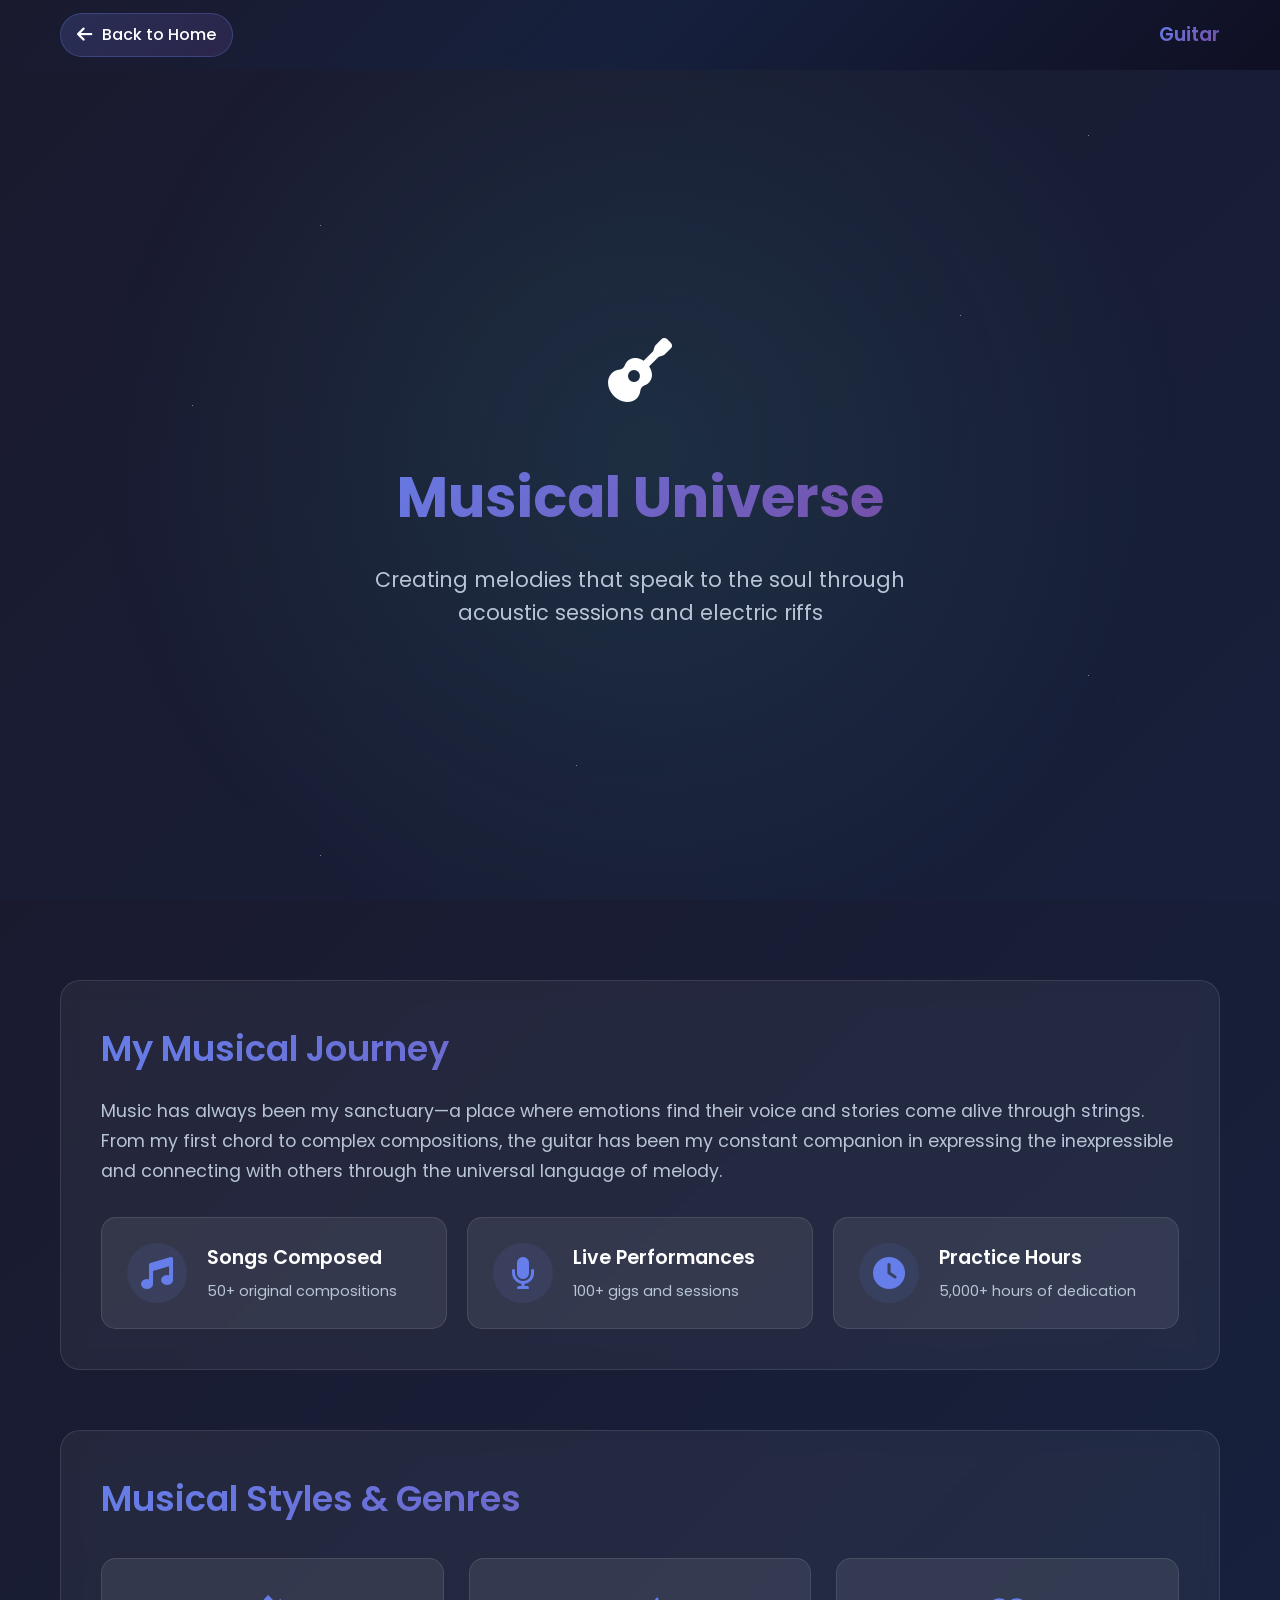
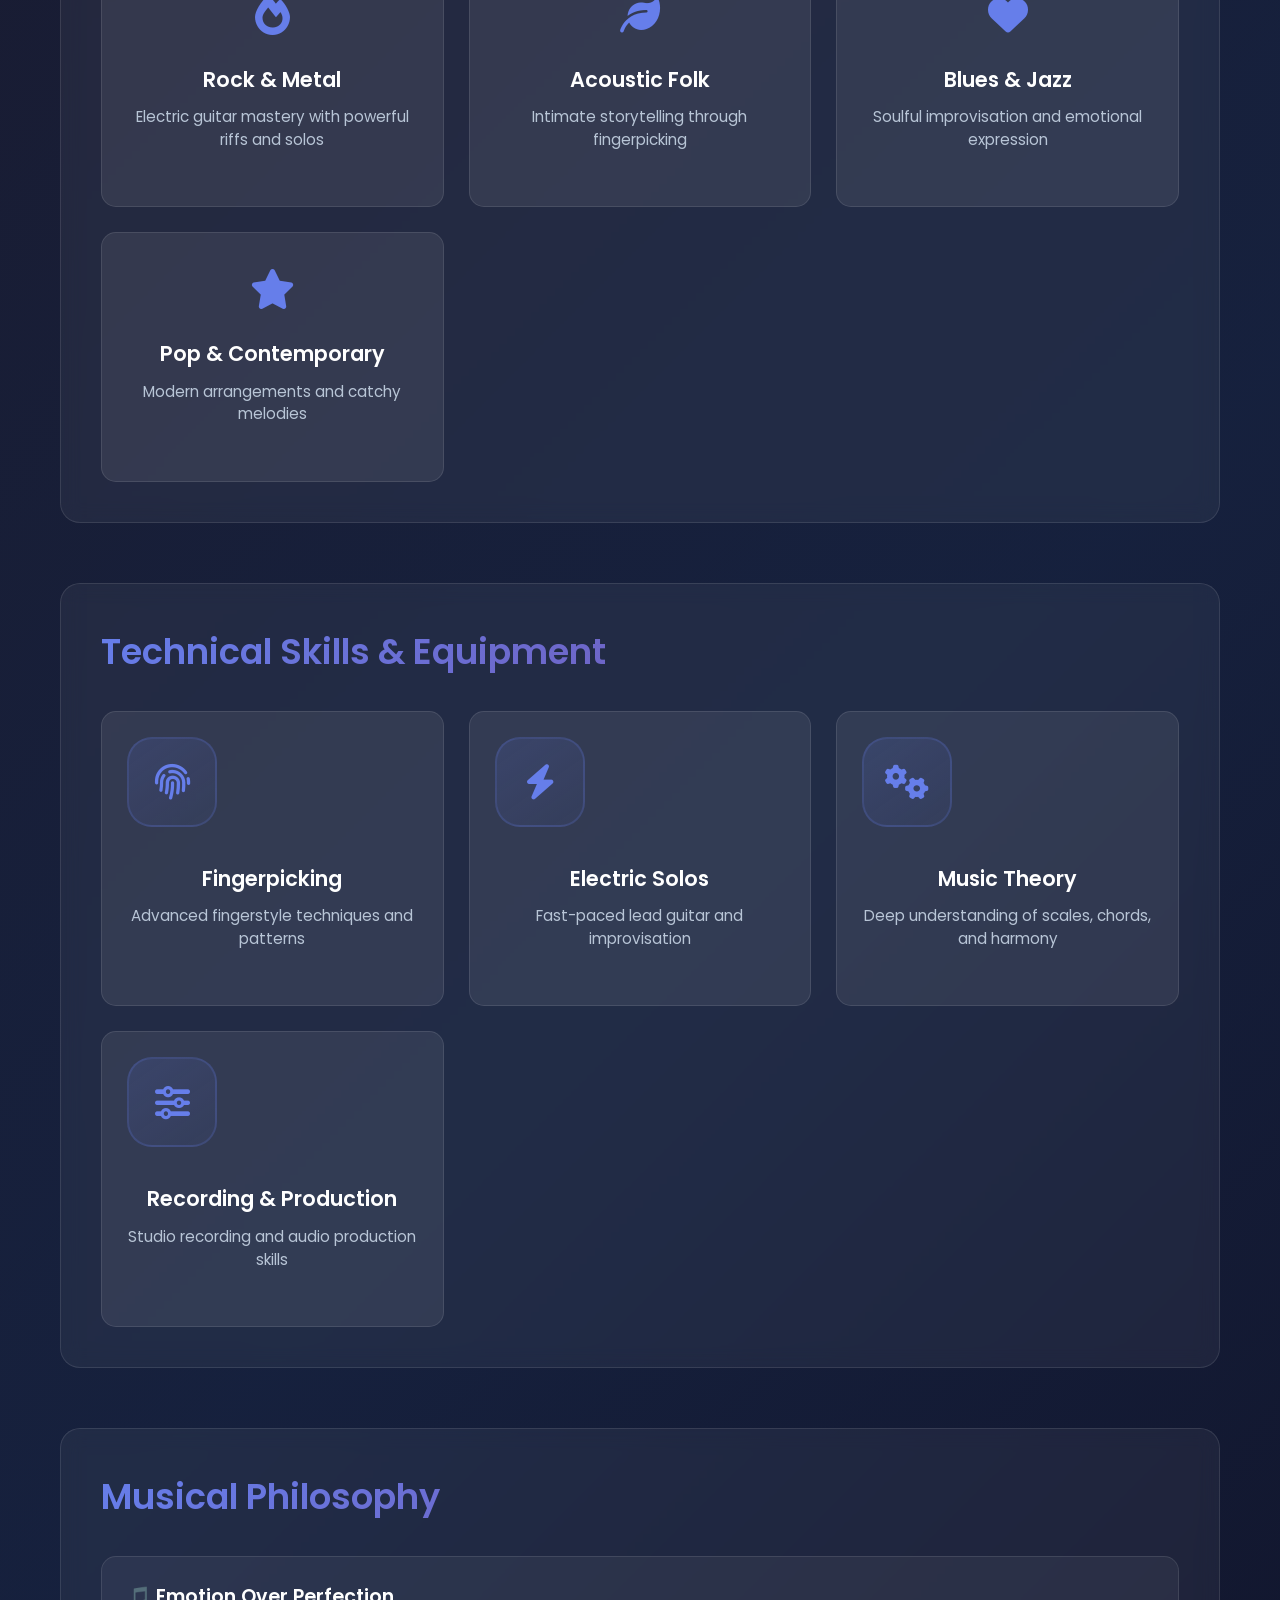
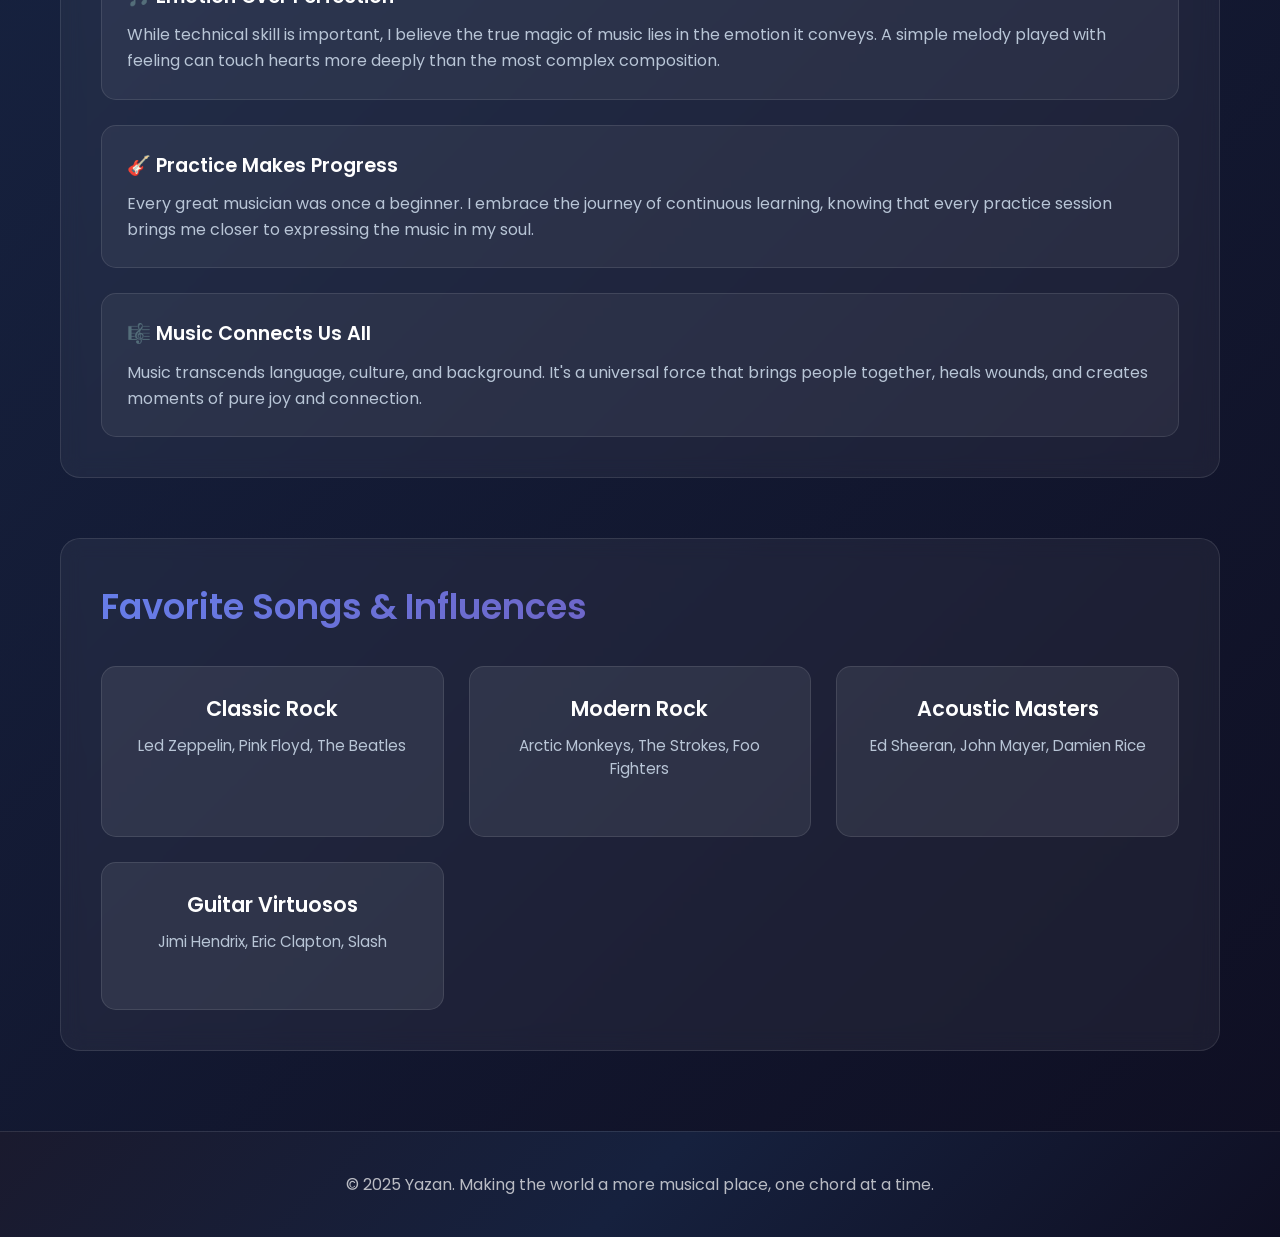
<file: guitar.html>
<!DOCTYPE html>
<html lang="en">
<head>
    <meta charset="UTF-8">
    <meta name="viewport" content="width=device-width, initial-scale=1.0">
    <title>Guitar - Yazan</title>
    <link rel="stylesheet" href="style.css">
    <link href="https://fonts.googleapis.com/css2?family=Poppins:wght@300;400;500;600;700&display=swap" rel="stylesheet">
    <link rel="stylesheet" href="https://cdnjs.cloudflare.com/ajax/libs/font-awesome/6.0.0/css/all.min.css">
</head>
<body class="skill-page">
    <!-- Background Stars -->
    <div class="background-stars">
        <div class="background-star"></div>
        <div class="background-star"></div>
        <div class="background-star"></div>
        <div class="background-star"></div>
        <div class="background-star"></div>
        <div class="background-star"></div>
        <div class="background-star"></div>
        <div class="background-star"></div>
        <div class="background-star"></div>
        <div class="background-star"></div>
    </div>
    
    <!-- Navigation -->
    <nav class="navbar">
        <div class="nav-container">
            <div class="nav-logo">
                <a href="index.html" class="back-link">
                    <i class="fas fa-arrow-left"></i>
                    <span>Back to Home</span>
                </a>
            </div>
            <div class="header-title">Guitar</div>
        </div>
    </nav>

    <!-- Guitar Hero Section -->
    <section class="skill-hero guitar-hero">
        <div class="container">
            <div class="skill-hero-content">
                <div class="skill-hero-icon">
                    <i class="fas fa-guitar"></i>
                </div>
                <h1 class="skill-hero-title">Musical Universe</h1>
                <p class="skill-hero-subtitle">Creating melodies that speak to the soul through acoustic sessions and electric riffs</p>
            </div>
        </div>
    </section>

    <!-- Guitar Content -->
    <section class="skill-content">
        <div class="container">
            <div class="skill-grid">
                <div class="skill-section">
                    <h2>My Musical Journey</h2>
                    <p>Music has always been my sanctuary—a place where emotions find their voice and stories come alive through strings. From my first chord to complex compositions, the guitar has been my constant companion in expressing the inexpressible and connecting with others through the universal language of melody.</p>
                    
                    <div class="music-stats">
                        <div class="stat-card">
                            <div class="stat-icon">
                                <i class="fas fa-music"></i>
                            </div>
                            <div class="stat-info">
                                <h3>Songs Composed</h3>
                                <p>50+ original compositions</p>
                            </div>
                        </div>
                        <div class="stat-card">
                            <div class="stat-icon">
                                <i class="fas fa-microphone"></i>
                            </div>
                            <div class="stat-info">
                                <h3>Live Performances</h3>
                                <p>100+ gigs and sessions</p>
                            </div>
                        </div>
                        <div class="stat-card">
                            <div class="stat-icon">
                                <i class="fas fa-clock"></i>
                            </div>
                            <div class="stat-info">
                                <h3>Practice Hours</h3>
                                <p>5,000+ hours of dedication</p>
                            </div>
                        </div>
                    </div>
                </div>

                <div class="skill-section">
                    <h2>Musical Styles & Genres</h2>
                    <div class="genres-grid">
                        <div class="genre-card">
                            <div class="genre-icon">
                                <i class="fas fa-fire"></i>
                            </div>
                            <h3>Rock & Metal</h3>
                            <p>Electric guitar mastery with powerful riffs and solos</p>
                        </div>
                        <div class="genre-card">
                            <div class="genre-icon">
                                <i class="fas fa-leaf"></i>
                            </div>
                            <h3>Acoustic Folk</h3>
                            <p>Intimate storytelling through fingerpicking</p>
                        </div>
                        <div class="genre-card">
                            <div class="genre-icon">
                                <i class="fas fa-heart"></i>
                            </div>
                            <h3>Blues & Jazz</h3>
                            <p>Soulful improvisation and emotional expression</p>
                        </div>
                        <div class="genre-card">
                            <div class="genre-icon">
                                <i class="fas fa-star"></i>
                            </div>
                            <h3>Pop & Contemporary</h3>
                            <p>Modern arrangements and catchy melodies</p>
                        </div>
                    </div>
                </div>

                <div class="skill-section">
                    <h2>Technical Skills & Equipment</h2>
                    <div class="skills-grid">
                        <div class="skill-item">
                            <div class="skill-icon">
                                <i class="fas fa-fingerprint"></i>
                            </div>
                            <h3>Fingerpicking</h3>
                            <p>Advanced fingerstyle techniques and patterns</p>
                        </div>
                        <div class="skill-item">
                            <div class="skill-icon">
                                <i class="fas fa-bolt"></i>
                            </div>
                            <h3>Electric Solos</h3>
                            <p>Fast-paced lead guitar and improvisation</p>
                        </div>
                        <div class="skill-item">
                            <div class="skill-icon">
                                <i class="fas fa-cogs"></i>
                            </div>
                            <h3>Music Theory</h3>
                            <p>Deep understanding of scales, chords, and harmony</p>
                        </div>
                        <div class="skill-item">
                            <div class="skill-icon">
                                <i class="fas fa-sliders-h"></i>
                            </div>
                            <h3>Recording & Production</h3>
                            <p>Studio recording and audio production skills</p>
                        </div>
                    </div>
                </div>

                <div class="skill-section">
                    <h2>Musical Philosophy</h2>
                    <div class="philosophy-content">
                        <div class="philosophy-item">
                            <h3>🎵 Emotion Over Perfection</h3>
                            <p>While technical skill is important, I believe the true magic of music lies in the emotion it conveys. A simple melody played with feeling can touch hearts more deeply than the most complex composition.</p>
                        </div>
                        <div class="philosophy-item">
                            <h3>🎸 Practice Makes Progress</h3>
                            <p>Every great musician was once a beginner. I embrace the journey of continuous learning, knowing that every practice session brings me closer to expressing the music in my soul.</p>
                        </div>
                        <div class="philosophy-item">
                            <h3>🎼 Music Connects Us All</h3>
                            <p>Music transcends language, culture, and background. It's a universal force that brings people together, heals wounds, and creates moments of pure joy and connection.</p>
                        </div>
                    </div>
                </div>

                <div class="skill-section">
                    <h2>Favorite Songs & Influences</h2>
                    <div class="influences-grid">
                        <div class="influence-card">
                            <h3>Classic Rock</h3>
                            <p>Led Zeppelin, Pink Floyd, The Beatles</p>
                        </div>
                        <div class="influence-card">
                            <h3>Modern Rock</h3>
                            <p>Arctic Monkeys, The Strokes, Foo Fighters</p>
                        </div>
                        <div class="influence-card">
                            <h3>Acoustic Masters</h3>
                            <p>Ed Sheeran, John Mayer, Damien Rice</p>
                        </div>
                        <div class="influence-card">
                            <h3>Guitar Virtuosos</h3>
                            <p>Jimi Hendrix, Eric Clapton, Slash</p>
                        </div>
                    </div>
                </div>
            </div>
        </div>
    </section>

    <!-- Footer -->
    <footer class="footer">
        <div class="container">
            <div class="footer-content">
                <p>&copy; 2025 Yazan. Making the world a more musical place, one chord at a time.</p>
            </div>
        </div>
    </footer>

    <script src="script.js"></script>
</body>
</html>
</file>
<file: style.css>
/* Reset and Base Styles */
* {
    margin: 0;
    padding: 0;
    box-sizing: border-box;
}

html {
    background: linear-gradient(135deg, #1a1a2e 0%, #16213e 50%, #0f0f23 100%);
    min-height: 100vh;
}

body {
    font-family: 'Poppins', sans-serif;
    line-height: 1.6;
    color: #ffffff;
    background: linear-gradient(135deg, #1a1a2e 0%, #16213e 50%, #0f0f23 100%);
    min-height: 100vh;
}

/* Skill pages specific styles */
body.skill-page {
    overflow-x: hidden;
    overflow-y: auto;
}

body.skill-page .main-container {
    transform: none !important;
    width: 100% !important;
    height: auto !important;
    overflow: visible !important;
}

body.skill-page section {
    width: 100% !important;
    transform: none !important;
}

.container {
    max-width: 1200px;
    margin: 0 auto;
    padding: 0 20px;
}

/* Navigation */
.navbar {
    position: fixed;
    top: 0;
    width: 100%;
    background: linear-gradient(135deg, rgba(26, 26, 46, 0.95) 0%, rgba(22, 33, 62, 0.95) 50%, rgba(15, 15, 35, 0.95) 100%);
    backdrop-filter: blur(10px);
    z-index: 1000;
    transition: all 0.3s ease;
    overflow: hidden;
}

/* Header Stars */
.header-stars {
    position: absolute;
    top: 0;
    left: 0;
    width: 100%;
    height: 100%;
    pointer-events: none;
    z-index: 1;
}

.header-star {
    position: absolute;
    width: 2px;
    height: 2px;
    background: #ffffff;
    border-radius: 50%;
    opacity: 0.7;
    animation: headerStarTwinkle 3s ease-in-out infinite;
}

.header-star:nth-child(1) { top: 20%; left: 10%; animation-delay: 0s; }
.header-star:nth-child(2) { top: 30%; left: 25%; animation-delay: 0.3s; }
.header-star:nth-child(3) { top: 15%; left: 40%; animation-delay: 0.6s; }
.header-star:nth-child(4) { top: 45%; left: 15%; animation-delay: 0.9s; }
.header-star:nth-child(5) { top: 25%; left: 60%; animation-delay: 1.2s; }
.header-star:nth-child(6) { top: 35%; left: 75%; animation-delay: 1.5s; }
.header-star:nth-child(7) { top: 50%; left: 30%; animation-delay: 1.8s; }
.header-star:nth-child(8) { top: 20%; left: 85%; animation-delay: 2.1s; }
.header-star:nth-child(9) { top: 40%; left: 50%; animation-delay: 2.4s; }
.header-star:nth-child(10) { top: 30%; left: 90%; animation-delay: 2.7s; }
.header-star:nth-child(11) { top: 60%; left: 5%; animation-delay: 3s; }
.header-star:nth-child(12) { top: 25%; left: 70%; animation-delay: 3.3s; }
.header-star:nth-child(13) { top: 45%; left: 80%; animation-delay: 3.6s; }
.header-star:nth-child(14) { top: 15%; left: 55%; animation-delay: 3.9s; }
.header-star:nth-child(15) { top: 55%; left: 45%; animation-delay: 4.2s; }
.header-star:nth-child(16) { top: 35%; left: 20%; animation-delay: 4.5s; }
.header-star:nth-child(17) { top: 50%; left: 65%; animation-delay: 4.8s; }
.header-star:nth-child(18) { top: 25%; left: 35%; animation-delay: 5.1s; }
.header-star:nth-child(19) { top: 40%; left: 95%; animation-delay: 5.4s; }
.header-star:nth-child(20) { top: 60%; left: 25%; animation-delay: 5.7s; }

.nav-container {
    max-width: 1200px;
    margin: 0 auto;
    padding: 0 20px;
    display: flex;
    justify-content: space-between;
    align-items: center;
    height: 70px;
}

.header-title {
    font-size: 1.2rem;
    font-weight: 600;
    color: #ffffff;
    background: linear-gradient(135deg, #667eea 0%, #764ba2 100%);
    -webkit-background-clip: text;
    -webkit-text-fill-color: transparent;
    background-clip: text;
}

.nav-logo .logo-text {
    font-size: 1.5rem;
    font-weight: 700;
    background: linear-gradient(135deg, #667eea 0%, #764ba2 100%);
    -webkit-background-clip: text;
    -webkit-text-fill-color: transparent;
    background-clip: text;
    animation: logoStarTwinkle 3s ease-in-out infinite;
}

.logo-text span {
    display: inline-block;
    animation: individualStarTwinkle 2s ease-in-out infinite;
}

.logo-text span:nth-child(1) {
    animation-delay: 0s;
}

.logo-text span:nth-child(2) {
    animation-delay: 0.7s;
}

.logo-text span:nth-child(3) {
    animation-delay: 1.4s;
}

.nav-menu {
    display: flex;
    list-style: none;
    gap: 30px;
}

.nav-link {
    text-decoration: none;
    color: #ffffff;
    font-weight: 500;
    transition: all 0.3s ease;
    position: relative;
}

.nav-link:hover {
    color: #667eea;
}

.nav-link::after {
    content: '';
    position: absolute;
    bottom: -5px;
    left: 0;
    width: 0;
    height: 2px;
    background: linear-gradient(135deg, #667eea 0%, #764ba2 100%);
    transition: width 0.3s ease;
}

.nav-link:hover::after {
    width: 100%;
}

.nav-link.active {
    color: #667eea;
    font-weight: 600;
}

.nav-link.active::after {
    width: 100%;
    background: linear-gradient(135deg, #667eea 0%, #764ba2 100%);
    box-shadow: 0 0 10px rgba(102, 126, 234, 0.5);
}

.hamburger {
    display: none;
    flex-direction: column;
    cursor: pointer;
}

.hamburger .bar {
    width: 25px;
    height: 3px;
    background: #ffffff;
    margin: 3px 0;
    transition: 0.3s;
}

/* Main Container for Horizontal Layout */
.main-container {
    display: flex;
    width: 500%; /* 5 sections * 100% */
    transition: transform 0.8s cubic-bezier(0.4, 0, 0.2, 1);
    height: 100vh;
    overflow: hidden;
}

/* Hero Section */
.hero {
    height: 100vh;
    width: 100vw; /* Full viewport width */
    display: flex;
    align-items: center;
    background: linear-gradient(135deg, #1a1a2e 0%, #16213e 50%, #0f0f23 100%);
    position: relative;
    overflow: hidden;
    flex-shrink: 0;
}

.hero::before {
    content: '';
    position: absolute;
    top: 0;
    left: 0;
    right: 0;
    bottom: 0;
    background: 
        radial-gradient(circle at 20% 50%, rgba(40, 40, 70, 0.2) 0%, transparent 50%),
        radial-gradient(circle at 80% 20%, rgba(60, 40, 80, 0.2) 0%, transparent 50%),
        radial-gradient(circle at 40% 80%, rgba(40, 60, 90, 0.2) 0%, transparent 50%),
        rgba(0, 0, 0, 0.4);
    animation: gradientShift 10s ease-in-out infinite alternate;
}

@keyframes gradientShift {
    0% { opacity: 0.5; }
    100% { opacity: 0.8; }
}

.hero-container {
    width: 100%;
    max-width: 1200px;
    margin: 0 auto;
    padding: 0 20px;
    position: relative;
    z-index: 2;
}

.hero-content {
    display: grid;
    grid-template-columns: 1fr 1fr;
    gap: 60px;
    align-items: center;
}

.hero-title {
    font-size: 4rem;
    font-weight: 700;
    margin-bottom: 20px;
    animation: fadeInUp 1s ease;
}

.gradient-text {
    background: linear-gradient(135deg, #ffffff 0%, #f0f0f0 100%);
    -webkit-background-clip: text;
    -webkit-text-fill-color: transparent;
    background-clip: text;
    text-shadow: 0 4px 20px rgba(255, 255, 255, 0.3);
}

.hero-subtitle {
    font-size: 1.5rem;
    margin-bottom: 30px;
    opacity: 0.9;
    animation: fadeInUp 1s ease 0.2s both;
}

.hero-description {
    font-size: 1.1rem;
    margin-bottom: 40px;
    opacity: 0.8;
    line-height: 1.8;
    animation: fadeInUp 1s ease 0.4s both;
}

.hero-buttons {
    display: flex;
    gap: 20px;
    animation: fadeInUp 1s ease 0.6s both;
}

.btn {
    padding: 15px 30px;
    border: none;
    border-radius: 50px;
    font-weight: 600;
    text-decoration: none;
    transition: all 0.3s ease;
    cursor: pointer;
    display: inline-block;
}

.btn-primary {
    background: rgba(255, 255, 255, 0.2);
    color: #ffffff;
    backdrop-filter: blur(10px);
    border: 2px solid rgba(255, 255, 255, 0.3);
}

.btn-primary:hover {
    background: rgba(255, 255, 255, 0.3);
    transform: translateY(-2px);
    box-shadow: 0 10px 30px rgba(255, 255, 255, 0.2);
}

.btn-secondary {
    background: transparent;
    color: #ffffff;
    border: 2px solid rgba(255, 255, 255, 0.5);
}

.btn-secondary:hover {
    background: rgba(255, 255, 255, 0.1);
    transform: translateY(-2px);
}

/* 3D Visual Section */
.hero-visual {
    position: relative;
    height: 500px;
    display: flex;
    align-items: center;
    justify-content: center;
    perspective: 1500px;
    overflow: hidden;
    background: transparent;
}

/* 3D Earth System */
.earth-system {
    position: relative;
    width: 500px;
    height: 500px;
    transform-style: preserve-3d;
}

/* 3D Earth */
.earth-container {
    position: absolute;
    top: 50%;
    left: 50%;
    transform: translate(-50%, -50%);
    z-index: 10;
}

.earth {
    position: relative;
    width: 150px;
    height: 150px;
    border-radius: 50%;
    transform-style: preserve-3d;
}

.earth::before {
    content: '';
    position: absolute;
    top: 0;
    left: 0;
    width: 100%;
    height: 100%;
    border-radius: 50%;
    background: transparent;
    z-index: 2;
    pointer-events: none;
}

.earth::after {
    content: '';
    position: absolute;
    top: 0;
    left: 0;
    width: 100%;
    height: 100%;
    border-radius: 50%;
    background: transparent;
    z-index: 3;
    pointer-events: none;
}

.earth-surface {
    position: absolute;
    width: 100%;
    height: 100%;
    border-radius: 50%;
    background: 
        /* Clean, solid Earth gradient */
        radial-gradient(circle at 25% 25%, #4682B4 0%, #1E90FF 30%, #0B2F5C 100%);
    box-shadow: 
        /* Clean Earth shadows */
        inset -20px -20px 40px rgba(0, 0, 0, 0.6),
        inset 10px 10px 25px rgba(255, 255, 255, 0.1),
        /* Atmospheric glow */
        0 0 50px rgba(100, 149, 237, 0.6),
        0 0 100px rgba(135, 206, 250, 0.3);
    position: relative;
    overflow: hidden;
}

.earth-surface::before {
    content: '';
    position: absolute;
    top: 0;
    left: 0;
    width: 100%;
    height: 100%;
    border-radius: 50%;
    background: transparent;
}

.earth-surface::after {
    content: '';
    position: absolute;
    top: 0;
    left: 0;
    width: 100%;
    height: 100%;
    border-radius: 50%;
    background: transparent;
}

.earth-atmosphere {
    position: absolute;
    width: 110%;
    height: 110%;
    top: -5%;
    left: -5%;
    border-radius: 50%;
    background: 
        /* Ultra-sharp blue atmospheric rim - exactly like NASA photo */
        radial-gradient(circle at 50% 50%, 
            transparent 90%, 
            rgba(100, 149, 237, 0.3) 91%, 
            rgba(135, 206, 250, 0.7) 92.5%, 
            rgba(173, 216, 230, 0.9) 94%, 
            rgba(200, 230, 255, 1.0) 95%, 
            rgba(173, 216, 230, 0.8) 96%, 
            rgba(135, 206, 250, 0.5) 97%, 
            rgba(100, 149, 237, 0.2) 98%, 
            transparent 100%
        );
    animation: atmosphereFloat 8s ease-in-out infinite;
}

.earth-atmosphere::before {
    content: '';
    position: absolute;
    top: 0;
    left: 0;
    width: 100%;
    height: 100%;
    border-radius: 50%;
    background: 
        /* Ozone layer effect */
        radial-gradient(circle, 
            transparent 50%, 
            rgba(173, 216, 230, 0.15) 65%, 
            rgba(135, 206, 250, 0.25) 80%, 
            transparent 100%
        );
}

.earth-glow {
    position: absolute;
    width: 140%;
    height: 140%;
    top: -20%;
    left: -20%;
    border-radius: 50%;
    background: 
        radial-gradient(circle at 30% 30%, 
            transparent 60%, 
            rgba(70, 130, 255, 0.1) 70%, 
            rgba(30, 144, 255, 0.2) 80%, 
            rgba(65, 105, 225, 0.3) 90%, 
            rgba(70, 130, 255, 0.2) 100%
        );
    animation: glowPulse 4s ease-in-out infinite;
}

.earth-glow::before {
    content: '';
    position: absolute;
    top: 0;
    left: 0;
    width: 100%;
    height: 100%;
    border-radius: 50%;
    background: 
        /* Aurora-like effect */
        radial-gradient(ellipse 60% 30% at 50% 20%, 
            rgba(0, 255, 127, 0.1) 0%, 
            rgba(50, 205, 50, 0.05) 50%, 
            transparent 100%
        ),
        radial-gradient(ellipse 50% 25% at 50% 80%, 
            rgba(0, 191, 255, 0.1) 0%, 
            rgba(30, 144, 255, 0.05) 50%, 
            transparent 100%
        );
}



/* Orbital System */
.orbit-system {
    position: absolute;
    top: 50%;
    left: 50%;
    transform: translate(-50%, -50%);
    width: 100%;
    height: 100%;
}

.orbit {
    position: absolute;
    top: 50%;
    left: 50%;
    border-radius: 50%;
    transform: translate(-50%, -50%);
    animation-timing-function: linear;
    animation-iteration-count: infinite;
}

.orbit-1 {
    width: 250px;
    height: 250px;
    animation: orbit1Rotate 15s linear infinite;
}

.orbit-2 {
    width: 300px;
    height: 300px;
    animation: orbit2Rotate 20s linear infinite;
}

.orbit-3 {
    width: 350px;
    height: 350px;
    animation: orbit3Rotate 25s linear infinite;
}

.orbit-4 {
    width: 400px;
    height: 400px;
    animation: orbit4Rotate 30s linear infinite;
}

/* Satellites */
.satellite {
    position: absolute;
    width: 50px;
    height: 50px;
    border-radius: 50%;
    display: flex;
    align-items: center;
    justify-content: center;
    cursor: pointer;
    transition: all 0.4s ease;
    backdrop-filter: blur(15px);
    border: 2px solid rgba(135, 206, 250, 0.4);
    box-shadow: 0 8px 20px rgba(0, 0, 0, 0.3);
    overflow: hidden;
}

.satellite::before {
    content: '';
    position: absolute;
    top: 0;
    left: 0;
    width: 100%;
    height: 100%;
    background: radial-gradient(circle at 30% 30%, rgba(255, 255, 255, 0.2) 0%, transparent 70%);
    border-radius: 50%;
    pointer-events: none;
}

.satellite i {
    font-size: 1.4rem;
    color: #ffffff;
    text-shadow: 0 0 10px rgba(255, 255, 255, 0.8);
    z-index: 2;
    position: relative;
}

.satellite:hover {
    transform: scale(1.3) translateZ(30px);
    box-shadow: 0 0 30px rgba(100, 149, 237, 0.8), 0 0 60px rgba(135, 206, 250, 0.6);
    border-color: rgba(135, 206, 250, 0.8);
}

.satellite:hover i {
    text-shadow: 0 0 20px rgba(255, 255, 255, 1);
    transform: scale(1.1);
}

/* Satellite Positioning and Colors */
.gaming-satellite {
    top: -25px;
    left: 50%;
    transform: translateX(-50%);
    background: radial-gradient(circle, rgba(100, 149, 237, 0.8) 0%, rgba(135, 206, 250, 0.6) 100%);
    box-shadow: 0 0 20px rgba(100, 149, 237, 0.6), 0 0 40px rgba(135, 206, 250, 0.4);
    animation: satelliteFloat1 6s ease-in-out infinite;
}

.music-satellite {
    top: 50%;
    right: -25px;
    transform: translateY(-50%);
    background: radial-gradient(circle, rgba(100, 149, 237, 0.8) 0%, rgba(135, 206, 250, 0.6) 100%);
    box-shadow: 0 0 20px rgba(100, 149, 237, 0.6), 0 0 40px rgba(135, 206, 250, 0.4);
    animation: satelliteFloat2 7s ease-in-out infinite;
}

.design-satellite {
    bottom: -25px;
    left: 50%;
    transform: translateX(-50%);
    background: radial-gradient(circle, rgba(100, 149, 237, 0.8) 0%, rgba(135, 206, 250, 0.6) 100%);
    box-shadow: 0 0 20px rgba(100, 149, 237, 0.6), 0 0 40px rgba(135, 206, 250, 0.4);
    animation: satelliteFloat3 8s ease-in-out infinite;
}

.clips-satellite {
    top: 50%;
    left: -25px;
    transform: translateY(-50%);
    background: radial-gradient(circle, rgba(100, 149, 237, 0.8) 0%, rgba(135, 206, 250, 0.6) 100%);
    box-shadow: 0 0 20px rgba(100, 149, 237, 0.6), 0 0 40px rgba(135, 206, 250, 0.4);
    animation: satelliteFloat4 5s ease-in-out infinite;
}

/* Orbital Rings */
.orbital-rings {
    position: absolute;
    top: 50%;
    left: 50%;
    transform: translate(-50%, -50%);
    width: 100%;
    height: 100%;
    pointer-events: none;
}

.orbital-ring {
    position: absolute;
    top: 50%;
    left: 50%;
    border: 1px solid rgba(255, 255, 255, 0.1);
    border-radius: 50%;
    transform: translate(-50%, -50%) rotateX(75deg);
}

.orbital-ring.ring-1 {
    width: 250px;
    height: 250px;
    border-color: rgba(255, 107, 107, 0.2);
}

.orbital-ring.ring-2 {
    width: 300px;
    height: 300px;
    border-color: rgba(78, 205, 196, 0.2);
}

.orbital-ring.ring-3 {
    width: 350px;
    height: 350px;
    border-color: rgba(255, 230, 109, 0.2);
}

.orbital-ring.ring-4 {
    width: 400px;
    height: 400px;
    border-color: rgba(168, 230, 207, 0.2);
}

/* Asteroid Belt */
.asteroid-belt {
    position: absolute;
    top: 50%;
    left: 50%;
    transform: translate(-50%, -50%);
    width: 100%;
    height: 100%;
    pointer-events: none;
    z-index: 2;
}

.asteroid {
    position: absolute;
    border-radius: 50%;
    background: linear-gradient(45deg, #8B7355, #A0522D, #CD853F);
    box-shadow: 0 0 10px rgba(139, 115, 85, 0.6);
    animation: asteroidFloat 8s ease-in-out infinite;
}

.asteroid-1 {
    width: 8px;
    height: 8px;
    top: 20%;
    left: 15%;
    animation-delay: 0s;
    animation-duration: 12s;
}

.asteroid-2 {
    width: 12px;
    height: 12px;
    top: 30%;
    right: 20%;
    animation-delay: 1.5s;
    animation-duration: 10s;
}

.asteroid-3 {
    width: 6px;
    height: 6px;
    bottom: 25%;
    left: 25%;
    animation-delay: 3s;
    animation-duration: 14s;
}

.asteroid-4 {
    width: 10px;
    height: 10px;
    bottom: 35%;
    right: 15%;
    animation-delay: 4.5s;
    animation-duration: 11s;
}

.asteroid-5 {
    width: 7px;
    height: 7px;
    top: 60%;
    left: 10%;
    animation-delay: 6s;
    animation-duration: 13s;
}

.asteroid-6 {
    width: 9px;
    height: 9px;
    top: 15%;
    right: 30%;
    animation-delay: 7.5s;
    animation-duration: 9s;
}

.asteroid-7 {
    width: 5px;
    height: 5px;
    bottom: 15%;
    left: 40%;
    animation-delay: 9s;
    animation-duration: 15s;
}

.asteroid-8 {
    width: 11px;
    height: 11px;
    bottom: 45%;
    right: 25%;
    animation-delay: 10.5s;
    animation-duration: 12s;
}

/* Floating Space Debris */
.space-debris {
    position: absolute;
    top: 0;
    left: 0;
    width: 100%;
    height: 100%;
    pointer-events: none;
    z-index: 3;
}

.debris {
    position: absolute;
    display: flex;
    align-items: center;
    justify-content: center;
    color: rgba(255, 255, 255, 0.7);
    font-size: 1.2rem;
    animation: debrisFloat 15s ease-in-out infinite;
    text-shadow: 0 0 10px rgba(255, 255, 255, 0.5);
}

.debris-1 {
    top: 25%;
    left: 20%;
    animation-delay: 0s;
    animation-duration: 18s;
}

.debris-2 {
    top: 40%;
    right: 25%;
    animation-delay: 3s;
    animation-duration: 20s;
}

.debris-3 {
    bottom: 30%;
    left: 30%;
    animation-delay: 6s;
    animation-duration: 16s;
}

.debris-4 {
    bottom: 20%;
    right: 20%;
    animation-delay: 9s;
    animation-duration: 22s;
}

/* Stars Background */
.stars {
    position: absolute;
    top: 0;
    left: 0;
    width: 100%;
    height: 100%;
    pointer-events: none;
    z-index: 1;
}

.star {
    position: absolute;
    width: 2px;
    height: 2px;
    background: #ffffff;
    border-radius: 50%;
    opacity: 0.8;
    animation: starTwinkle 3s ease-in-out infinite;
}

.star:nth-child(1) { top: 10%; left: 20%; animation-delay: 0s; }
.star:nth-child(2) { top: 20%; right: 15%; animation-delay: 0.5s; }
.star:nth-child(3) { top: 60%; left: 10%; animation-delay: 1s; }
.star:nth-child(4) { bottom: 30%; right: 25%; animation-delay: 1.5s; }
.star:nth-child(5) { top: 40%; left: 5%; animation-delay: 2s; }
.star:nth-child(6) { top: 70%; right: 10%; animation-delay: 2.5s; }
.star:nth-child(7) { bottom: 10%; left: 30%; animation-delay: 0.3s; }
.star:nth-child(8) { top: 15%; left: 70%; animation-delay: 0.8s; }
.star:nth-child(9) { bottom: 50%; right: 5%; animation-delay: 1.3s; }
.star:nth-child(10) { top: 80%; left: 60%; animation-delay: 1.8s; }

/* Background Stars for entire page */
.background-stars {
    position: fixed;
    top: 0;
    left: 0;
    width: 100%;
    height: 100%;
    pointer-events: none;
    z-index: 0;
    overflow: hidden;
}

.background-star {
    position: absolute;
    width: 1px;
    height: 1px;
    background: #ffffff;
    border-radius: 50%;
    opacity: 0.6;
    animation: backgroundStarTwinkle 4s ease-in-out infinite;
}

.background-star:nth-child(1) { top: 5%; left: 10%; animation-delay: 0s; }
.background-star:nth-child(2) { top: 15%; left: 85%; animation-delay: 0.3s; }
.background-star:nth-child(3) { top: 25%; left: 25%; animation-delay: 0.6s; }
.background-star:nth-child(4) { top: 35%; left: 75%; animation-delay: 0.9s; }
.background-star:nth-child(5) { top: 45%; left: 15%; animation-delay: 1.2s; }
.background-star:nth-child(6) { top: 55%; left: 65%; animation-delay: 1.5s; }
.background-star:nth-child(7) { top: 65%; left: 35%; animation-delay: 1.8s; }
.background-star:nth-child(8) { top: 75%; left: 85%; animation-delay: 2.1s; }
.background-star:nth-child(9) { top: 85%; left: 45%; animation-delay: 2.4s; }
.background-star:nth-child(10) { top: 95%; left: 25%; animation-delay: 2.7s; }
.background-star:nth-child(11) { top: 8%; left: 55%; animation-delay: 3s; }
.background-star:nth-child(12) { top: 18%; left: 35%; animation-delay: 3.3s; }
.background-star:nth-child(13) { top: 28%; left: 85%; animation-delay: 3.6s; }
.background-star:nth-child(14) { top: 38%; left: 5%; animation-delay: 3.9s; }
.background-star:nth-child(15) { top: 48%; left: 75%; animation-delay: 4.2s; }
.background-star:nth-child(16) { top: 58%; left: 25%; animation-delay: 4.5s; }
.background-star:nth-child(17) { top: 68%; left: 65%; animation-delay: 4.8s; }
.background-star:nth-child(18) { top: 78%; left: 15%; animation-delay: 5.1s; }
.background-star:nth-child(19) { top: 88%; left: 55%; animation-delay: 5.4s; }
.background-star:nth-child(20) { top: 98%; left: 35%; animation-delay: 5.7s; }
.background-star:nth-child(21) { top: 12%; left: 45%; animation-delay: 6s; }
.background-star:nth-child(22) { top: 22%; left: 95%; animation-delay: 6.3s; }
.background-star:nth-child(23) { top: 32%; left: 55%; animation-delay: 6.6s; }
.background-star:nth-child(24) { top: 42%; left: 35%; animation-delay: 6.9s; }
.background-star:nth-child(25) { top: 52%; left: 85%; animation-delay: 7.2s; }
.background-star:nth-child(26) { top: 62%; left: 5%; animation-delay: 7.5s; }
.background-star:nth-child(27) { top: 72%; left: 75%; animation-delay: 7.8s; }
.background-star:nth-child(28) { top: 82%; left: 25%; animation-delay: 8.1s; }
.background-star:nth-child(29) { top: 92%; left: 65%; animation-delay: 8.4s; }
.background-star:nth-child(30) { top: 2%; left: 75%; animation-delay: 8.7s; }



/* Earth System Animations */
@keyframes systemRotate {
    0% { transform: rotateY(0deg); }
    100% { transform: rotateY(360deg); }
}

@keyframes earthRotate {
    0% { transform: rotateY(0deg); }
    100% { transform: rotateY(360deg); }
}

@keyframes atmosphereFloat {
    0%, 100% { transform: scale(1) opacity(0.3); }
    50% { transform: scale(1.05) opacity(0.5); }
}

@keyframes glowPulse {
    0%, 100% { transform: scale(1); opacity: 0.2; }
    50% { transform: scale(1.1); opacity: 0.4; }
}

@keyframes orbit1Rotate {
    0% { transform: translate(-50%, -50%) rotateZ(0deg); }
    100% { transform: translate(-50%, -50%) rotateZ(360deg); }
}

@keyframes orbit2Rotate {
    0% { transform: translate(-50%, -50%) rotateZ(0deg); }
    100% { transform: translate(-50%, -50%) rotateZ(360deg); }
}

@keyframes orbit3Rotate {
    0% { transform: translate(-50%, -50%) rotateZ(0deg); }
    100% { transform: translate(-50%, -50%) rotateZ(360deg); }
}

@keyframes orbit4Rotate {
    0% { transform: translate(-50%, -50%) rotateZ(0deg); }
    100% { transform: translate(-50%, -50%) rotateZ(360deg); }
}

@keyframes satelliteFloat1 {
    0%, 100% { 
        transform: translateX(-50%) translateY(0) scale(1);
    }
    25% { 
        transform: translateX(-50%) translateY(-5px) scale(1.05);
    }
    50% { 
        transform: translateX(-50%) translateY(-3px) scale(1);
    }
    75% { 
        transform: translateX(-50%) translateY(-8px) scale(1.02);
    }
}

@keyframes satelliteFloat2 {
    0%, 100% { 
        transform: translateY(-50%) translateX(0) scale(1);
    }
    25% { 
        transform: translateY(-50%) translateX(-5px) scale(1.05);
    }
    50% { 
        transform: translateY(-50%) translateX(-3px) scale(1);
    }
    75% { 
        transform: translateY(-50%) translateX(-8px) scale(1.02);
    }
}

@keyframes satelliteFloat3 {
    0%, 100% { 
        transform: translateX(-50%) translateY(0) scale(1);
    }
    25% { 
        transform: translateX(-50%) translateY(5px) scale(1.05);
    }
    50% { 
        transform: translateX(-50%) translateY(3px) scale(1);
    }
    75% { 
        transform: translateX(-50%) translateY(8px) scale(1.02);
    }
}

@keyframes satelliteFloat4 {
    0%, 100% { 
        transform: translateY(-50%) translateX(0) scale(1);
    }
    25% { 
        transform: translateY(-50%) translateX(5px) scale(1.05);
    }
    50% { 
        transform: translateY(-50%) translateX(3px) scale(1);
    }
    75% { 
        transform: translateY(-50%) translateX(8px) scale(1.02);
    }
}

@keyframes ringRotate {
    0% { transform: translate(-50%, -50%) rotateX(75deg) rotateZ(0deg); }
    100% { transform: translate(-50%, -50%) rotateX(75deg) rotateZ(360deg); }
}

@keyframes starTwinkle {
    0%, 100% { 
        opacity: 0.3;
        transform: scale(1);
    }
    50% { 
        opacity: 1;
        transform: scale(1.5);
    }
}

@keyframes backgroundStarTwinkle {
    0%, 100% { 
        opacity: 0.2;
        transform: scale(1);
    }
    50% { 
        opacity: 0.8;
        transform: scale(1.5);
    }
}

@keyframes logoStarTwinkle {
    0%, 100% { 
        filter: brightness(1) drop-shadow(0 0 5px rgba(102, 126, 234, 0.5));
    }
    50% { 
        filter: brightness(1.3) drop-shadow(0 0 15px rgba(102, 126, 234, 0.8));
    }
}

@keyframes individualStarTwinkle {
    0%, 100% { 
        transform: scale(1) rotate(0deg);
        filter: brightness(1);
    }
    25% { 
        transform: scale(1.2) rotate(5deg);
        filter: brightness(1.4);
    }
    50% { 
        transform: scale(1.1) rotate(-3deg);
        filter: brightness(1.2);
    }
    75% { 
        transform: scale(1.3) rotate(8deg);
        filter: brightness(1.5);
    }
}

@keyframes headerStarTwinkle {
    0%, 100% { 
        opacity: 0.3;
        transform: scale(1);
    }
    50% { 
        opacity: 1;
        transform: scale(1.3);
    }
}

@keyframes asteroidFloat {
    0%, 100% {
        transform: translateY(0) rotate(0deg) scale(1);
        opacity: 0.7;
    }
    25% {
        transform: translateY(-15px) rotate(90deg) scale(1.1);
        opacity: 0.9;
    }
    50% {
        transform: translateY(-10px) rotate(180deg) scale(0.9);
        opacity: 0.8;
    }
    75% {
        transform: translateY(-20px) rotate(270deg) scale(1.05);
        opacity: 0.95;
    }
}

@keyframes debrisFloat {
    0%, 100% {
        transform: translateY(0) rotate(0deg) scale(1);
        opacity: 0.6;
    }
    33% {
        transform: translateY(-25px) rotate(120deg) scale(1.2);
        opacity: 0.8;
    }
    66% {
        transform: translateY(-15px) rotate(240deg) scale(0.8);
        opacity: 0.7;
    }
}

/* Particle System */
.particles-container {
    position: absolute;
    top: 0;
    left: 0;
    width: 100%;
    height: 100%;
    pointer-events: none;
    z-index: 1;
}

.particle {
    position: absolute;
    width: 4px;
    height: 4px;
    background: rgba(255, 255, 255, 0.8);
    border-radius: 50%;
    animation: particleFloat 8s linear infinite;
    box-shadow: 0 0 10px rgba(255, 255, 255, 0.5);
}

.particle:nth-child(1) { left: 10%; animation-delay: 0s; animation-duration: 6s; }
.particle:nth-child(2) { left: 20%; animation-delay: 1s; animation-duration: 8s; }
.particle:nth-child(3) { left: 30%; animation-delay: 2s; animation-duration: 7s; }
.particle:nth-child(4) { left: 40%; animation-delay: 3s; animation-duration: 9s; }
.particle:nth-child(5) { left: 50%; animation-delay: 4s; animation-duration: 6s; }
.particle:nth-child(6) { left: 60%; animation-delay: 0.5s; animation-duration: 8s; }
.particle:nth-child(7) { left: 70%; animation-delay: 1.5s; animation-duration: 7s; }
.particle:nth-child(8) { left: 80%; animation-delay: 2.5s; animation-duration: 9s; }
.particle:nth-child(9) { left: 90%; animation-delay: 3.5s; animation-duration: 6s; }
.particle:nth-child(10) { left: 15%; animation-delay: 4.5s; animation-duration: 8s; }
.particle:nth-child(11) { left: 25%; animation-delay: 5s; animation-duration: 7s; }
.particle:nth-child(12) { left: 35%; animation-delay: 5.5s; animation-duration: 9s; }
.particle:nth-child(13) { left: 45%; animation-delay: 6s; animation-duration: 6s; }
.particle:nth-child(14) { left: 55%; animation-delay: 6.5s; animation-duration: 8s; }
.particle:nth-child(15) { left: 65%; animation-delay: 7s; animation-duration: 7s; }
.particle:nth-child(16) { left: 75%; animation-delay: 7.5s; animation-duration: 9s; }
.particle:nth-child(17) { left: 85%; animation-delay: 0.2s; animation-duration: 6s; }
.particle:nth-child(18) { left: 95%; animation-delay: 1.2s; animation-duration: 8s; }
.particle:nth-child(19) { left: 5%; animation-delay: 2.2s; animation-duration: 7s; }
.particle:nth-child(20) { left: 95%; animation-delay: 3.2s; animation-duration: 9s; }

@keyframes particleFloat {
    0% {
        transform: translateY(100vh) rotate(0deg);
        opacity: 0;
    }
    10% {
        opacity: 1;
    }
    90% {
        opacity: 1;
    }
    100% {
        transform: translateY(-100px) rotate(360deg);
        opacity: 0;
    }
}

/* Floating Rings */
.floating-rings {
    position: absolute;
    top: 50%;
    left: 50%;
    transform: translate(-50%, -50%);
    z-index: 0;
}

.ring {
    position: absolute;
    border: 2px solid rgba(255, 255, 255, 0.2);
    border-radius: 50%;
    top: 50%;
    left: 50%;
    transform: translate(-50%, -50%);
}

.ring-1 {
    width: 300px;
    height: 300px;
    animation: ringRotate 15s linear infinite;
    border-color: rgba(102, 126, 234, 0.3);
}

.ring-2 {
    width: 400px;
    height: 400px;
    animation: ringRotate 20s linear infinite reverse;
    border-color: rgba(255, 107, 107, 0.3);
}

.ring-3 {
    width: 500px;
    height: 500px;
    animation: ringRotate 25s linear infinite;
    border-color: rgba(78, 205, 196, 0.3);
}

@keyframes ringRotate {
    0% { transform: translate(-50%, -50%) rotate(0deg); }
    100% { transform: translate(-50%, -50%) rotate(360deg); }
}

/* Ripple Effect */
@keyframes ripple {
    to {
        transform: scale(4);
        opacity: 0;
    }
}

/* Scroll Indicator */
.scroll-indicator {
    position: absolute;
    bottom: 30px;
    left: 50%;
    transform: translateX(-50%);
    animation: bounce 2s infinite;
}

.scroll-arrow {
    width: 30px;
    height: 30px;
    border-right: 2px solid #ffffff;
    border-bottom: 2px solid #ffffff;
    transform: rotate(45deg);
    opacity: 0.7;
}

@keyframes bounce {
    0%, 20%, 50%, 80%, 100% { transform: translateX(-50%) translateY(0); }
    40% { transform: translateX(-50%) translateY(-10px); }
    60% { transform: translateX(-50%) translateY(-5px); }
}

/* Section Styles */
section {
    padding: 100px 0;
}

.section-title {
    font-size: 3rem;
    font-weight: 700;
    text-align: center;
    margin-bottom: 20px;
    background: linear-gradient(135deg, #667eea 0%, #764ba2 100%);
    -webkit-background-clip: text;
    -webkit-text-fill-color: transparent;
    background-clip: text;
}

.section-subtitle {
    text-align: center;
    font-size: 1.2rem;
    opacity: 0.7;
    margin-bottom: 60px;
}

/* About Section */
.about {
    height: 100vh;
    width: 100vw; /* Full viewport width */
    background: linear-gradient(135deg, #1a1a2e 0%, #16213e 50%, #0f0f23 100%);
    position: relative;
    flex-shrink: 0;
    display: flex;
    align-items: center;
}

.about-content {
    max-width: 800px;
    margin: 0 auto;
    text-align: center;
}

.about-text h3 {
    font-size: 2rem;
    margin-bottom: 30px;
    color: #ffffff;
}

.highlight {
    background: linear-gradient(135deg, #667eea 0%, #764ba2 100%);
    -webkit-background-clip: text;
    -webkit-text-fill-color: transparent;
    background-clip: text;
}

.about-text p {
    font-size: 1.1rem;
    margin-bottom: 20px;
    opacity: 0.8;
    line-height: 1.8;
}

.stats {
    display: grid;
    grid-template-columns: repeat(3, 1fr);
    gap: 40px;
    margin-top: 60px;
}

.stat-item {
    text-align: center;
}

.stat-number {
    display: block;
    font-size: 3rem;
    font-weight: 700;
    background: linear-gradient(135deg, #667eea 0%, #764ba2 100%);
    -webkit-background-clip: text;
    -webkit-text-fill-color: transparent;
    background-clip: text;
    margin-bottom: 10px;
}

.stat-label {
    font-size: 1rem;
    opacity: 0.7;
    text-transform: uppercase;
    letter-spacing: 1px;
}

/* Transition effects for infinity symbol */
.stat-number.infinity-symbol {
    transition: all 0.3s ease;
    display: inline-block;
    animation: infinityPulse 2s ease-in-out infinite;
}

.stat-number.infinity-symbol:hover {
    transform: scale(1.2);
    color: #764ba2;
    text-shadow: 0 0 20px rgba(118, 75, 162, 0.5);
}

@keyframes infinityPulse {
    0%, 100% {
        transform: scale(1);
        opacity: 1;
    }
    50% {
        transform: scale(1.1);
        opacity: 0.8;
    }
}

/* Meteor Effects */
.meteor {
    position: fixed;
    width: 2px;
    height: 2px;
    background: linear-gradient(45deg, #667eea, #764ba2, #ff6b6b);
    border-radius: 50%;
    box-shadow: 0 0 20px rgba(102, 126, 234, 0.8);
    z-index: 1000;
    pointer-events: none;
}

.meteor::before {
    content: '';
    position: absolute;
    top: 0;
    left: 0;
    width: 100px;
    height: 2px;
    background: linear-gradient(90deg, transparent, rgba(102, 126, 234, 0.8), transparent);
    transform: translateX(-100px);
}

/* Meteor animations from different directions */
@keyframes meteorFromTopLeft {
    0% {
        transform: translate(-100px, -100px) rotate(45deg);
        opacity: 1;
    }
    100% {
        transform: translate(calc(100vw + 100px), calc(100vh + 100px)) rotate(45deg);
        opacity: 0;
    }
}

@keyframes meteorFromTopRight {
    0% {
        transform: translate(calc(100vw + 100px), -100px) rotate(-45deg);
        opacity: 1;
    }
    100% {
        transform: translate(-100px, calc(100vh + 100px)) rotate(-45deg);
        opacity: 0;
    }
}

@keyframes meteorFromBottomLeft {
    0% {
        transform: translate(-100px, calc(100vh + 100px)) rotate(-45deg);
        opacity: 1;
    }
    100% {
        transform: translate(calc(100vw + 100px), -100px) rotate(-45deg);
        opacity: 0;
    }
}

@keyframes meteorFromBottomRight {
    0% {
        transform: translate(calc(100vw + 100px), calc(100vh + 100px)) rotate(45deg);
        opacity: 1;
    }
    100% {
        transform: translate(-100px, -100px) rotate(45deg);
        opacity: 0;
    }
}

@keyframes meteorFromLeft {
    0% {
        transform: translate(-100px, 50vh) rotate(0deg);
        opacity: 1;
    }
    100% {
        transform: translate(calc(100vw + 100px), 50vh) rotate(0deg);
        opacity: 0;
    }
}

@keyframes meteorFromRight {
    0% {
        transform: translate(calc(100vw + 100px), 50vh) rotate(180deg);
        opacity: 1;
    }
    100% {
        transform: translate(-100px, 50vh) rotate(180deg);
        opacity: 0;
    }
}

/* Hamburger Menu */
.hamburger {
    display: none;
    flex-direction: column;
    cursor: pointer;
    z-index: 1001;
}

.bar {
    width: 25px;
    height: 3px;
    background: #ffffff;
    margin: 3px 0;
    transition: 0.3s;
    border-radius: 2px;
}

/* Mobile Responsive */
@media (max-width: 768px) {
    .hamburger {
        display: flex;
    }
    
    .nav-menu {
        position: fixed;
        left: -100%;
        top: 70px;
        flex-direction: column;
        background: linear-gradient(135deg, rgba(26, 26, 46, 0.95) 0%, rgba(22, 33, 62, 0.95) 50%, rgba(15, 15, 35, 0.95) 100%);
        width: 100%;
        text-align: center;
        transition: 0.3s;
        box-shadow: 0 10px 27px rgba(0, 0, 0, 0.05);
        backdrop-filter: blur(10px);
        border-top: 1px solid rgba(255, 255, 255, 0.1);
        z-index: 1000;
    }
    
    .nav-menu.active {
        left: 0;
    }
    
    .nav-menu li {
        margin: 20px 0;
    }
    
    .nav-link {
        font-size: 1.2rem;
        padding: 15px 20px;
        display: block;
        transition: all 0.3s ease;
    }
    
    .nav-link:hover {
        background: rgba(102, 126, 234, 0.1);
        border-radius: 10px;
        transform: translateX(10px);
    }
    
    /* Hamburger Animation */
    .hamburger.active .bar:nth-child(2) {
        opacity: 0;
    }
    
    .hamburger.active .bar:nth-child(1) {
        transform: translateY(8px) rotate(45deg);
    }
    
    .hamburger.active .bar:nth-child(3) {
        transform: translateY(-8px) rotate(-45deg);
    }
}

/* Skills Section */
.skills {
    height: 100vh;
    width: 100vw; /* Full viewport width */
    background: linear-gradient(135deg, #1a1a2e 0%, #16213e 50%, #0f0f23 100%);
    position: relative;
    flex-shrink: 0;
    display: flex;
    align-items: center;
}

.skills-grid {
    display: grid;
    grid-template-columns: repeat(2, 1fr);
    gap: 45px;
    margin-top: 60px;
}

.skill-card {
    background: linear-gradient(145deg, rgba(255, 255, 255, 0.08) 0%, rgba(255, 255, 255, 0.03) 100%);
    padding: 50px 40px;
    border-radius: 25px;
    border: 1px solid rgba(255, 255, 255, 0.12);
    transition: all 0.4s cubic-bezier(0.4, 0, 0.2, 1);
    backdrop-filter: blur(15px);
    position: relative;
    overflow: hidden;
    box-shadow: 0 8px 32px rgba(0, 0, 0, 0.1);
    cursor: pointer;
}

/* Enhanced gradient backgrounds for each skill card */
.gaming-card {
    background: linear-gradient(145deg, rgba(255, 107, 107, 0.08) 0%, rgba(255, 107, 107, 0.03) 100%);
    border-color: rgba(255, 107, 107, 0.2);
}

.guitar-card {
    background: linear-gradient(145deg, rgba(78, 205, 196, 0.08) 0%, rgba(78, 205, 196, 0.03) 100%);
    border-color: rgba(78, 205, 196, 0.2);
}

.design-card {
    background: linear-gradient(145deg, rgba(255, 230, 109, 0.08) 0%, rgba(255, 230, 109, 0.03) 100%);
    border-color: rgba(255, 230, 109, 0.2);
}

.clips-card {
    background: linear-gradient(145deg, rgba(168, 230, 207, 0.08) 0%, rgba(168, 230, 207, 0.03) 100%);
    border-color: rgba(168, 230, 207, 0.2);
}

/* Animated background pattern */
.skill-card::before {
    content: '';
    position: absolute;
    top: 0;
    left: -100%;
    width: 100%;
    height: 100%;
    background: linear-gradient(90deg, transparent, rgba(255, 255, 255, 0.08), transparent);
    transition: left 0.6s ease;
    z-index: 1;
}

.skill-card:hover::before {
    left: 100%;
}

/* Floating particles effect */
.skill-card::after {
    content: '';
    position: absolute;
    top: 20px;
    right: 20px;
    width: 4px;
    height: 4px;
    background: rgba(255, 255, 255, 0.6);
    border-radius: 50%;
    animation: floatParticle 3s ease-in-out infinite;
    opacity: 0;
    transition: opacity 0.3s ease;
}

.skill-card:hover::after {
    opacity: 1;
}

@keyframes floatParticle {
    0%, 100% { transform: translateY(0px) scale(1); }
    50% { transform: translateY(-10px) scale(1.2); }
}

.skill-card:hover {
    transform: translateY(-15px) scale(1.02);
    box-shadow: 0 25px 50px rgba(0, 0, 0, 0.25);
    border-color: rgba(102, 126, 234, 0.4);
}

/* Enhanced icon styling */
.skill-icon {
    width: 90px;
    height: 90px;
    background: linear-gradient(145deg, rgba(102, 126, 234, 0.15) 0%, rgba(102, 126, 234, 0.05) 100%);
    border-radius: 25px;
    display: flex;
    align-items: center;
    justify-content: center;
    font-size: 2.2rem;
    color: #667eea;
    margin-bottom: 35px;
    transition: all 0.4s cubic-bezier(0.4, 0, 0.2, 1);
    position: relative;
    z-index: 2;
    border: 2px solid rgba(102, 126, 234, 0.2);
}

/* Skill-specific icon colors */
.gaming-card .skill-icon {
    color: #ff6b6b;
    background: linear-gradient(145deg, rgba(255, 107, 107, 0.15) 0%, rgba(255, 107, 107, 0.05) 100%);
    border-color: rgba(255, 107, 107, 0.3);
}

.guitar-card .skill-icon {
    color: #4ecdc4;
    background: linear-gradient(145deg, rgba(78, 205, 196, 0.15) 0%, rgba(78, 205, 196, 0.05) 100%);
    border-color: rgba(78, 205, 196, 0.3);
}

.design-card .skill-icon {
    color: #ffe66d;
    background: linear-gradient(145deg, rgba(255, 230, 109, 0.15) 0%, rgba(255, 230, 109, 0.05) 100%);
    border-color: rgba(255, 230, 109, 0.3);
}

.clips-card .skill-icon {
    color: #a8e6cf;
    background: linear-gradient(145deg, rgba(168, 230, 207, 0.15) 0%, rgba(168, 230, 207, 0.05) 100%);
    border-color: rgba(168, 230, 207, 0.3);
}

.skill-card:hover .skill-icon {
    transform: scale(1.15) rotate(5deg);
    box-shadow: 0 0 30px rgba(102, 126, 234, 0.4);
}

.gaming-card:hover .skill-icon {
    box-shadow: 0 0 30px rgba(255, 107, 107, 0.4);
}

.guitar-card:hover .skill-icon {
    box-shadow: 0 0 30px rgba(78, 205, 196, 0.4);
}

.design-card:hover .skill-icon {
    box-shadow: 0 0 30px rgba(255, 230, 109, 0.4);
}

.clips-card:hover .skill-icon {
    box-shadow: 0 0 30px rgba(168, 230, 207, 0.4);
}

/* Enhanced title styling */
.skill-card h3 {
    font-size: 1.7rem;
    font-weight: 700;
    margin-bottom: 20px;
    color: #ffffff;
    position: relative;
    z-index: 2;
    background: linear-gradient(135deg, #ffffff 0%, #b8c5d6 100%);
    -webkit-background-clip: text;
    -webkit-text-fill-color: transparent;
    background-clip: text;
    transition: all 0.3s ease;
}

.skill-card:hover h3 {
    transform: scale(1.05);
}

/* Enhanced description */
.skill-card p {
    font-size: 1.05rem;
    color: #b8c5d6;
    line-height: 1.7;
    margin-bottom: 30px;
    position: relative;
    z-index: 2;
    transition: all 0.3s ease;
    opacity: 0.9;
}

.skill-card:hover p {
    color: #ffffff;
    opacity: 1;
}

/* Enhanced tags */
.skill-tags {
    display: flex;
    gap: 12px;
    justify-content: center;
    flex-wrap: wrap;
    position: relative;
    z-index: 2;
}

.tag {
    background: linear-gradient(145deg, rgba(102, 126, 234, 0.25) 0%, rgba(102, 126, 234, 0.15) 100%);
    color: #667eea;
    padding: 8px 16px;
    border-radius: 25px;
    font-size: 0.85rem;
    font-weight: 600;
    border: 1px solid rgba(102, 126, 234, 0.3);
    transition: all 0.3s ease;
    backdrop-filter: blur(5px);
}

/* Skill-specific tag colors */
.gaming-card .tag {
    background: linear-gradient(145deg, rgba(255, 107, 107, 0.25) 0%, rgba(255, 107, 107, 0.15) 100%);
    color: #ff6b6b;
    border-color: rgba(255, 107, 107, 0.3);
}

.guitar-card .tag {
    background: linear-gradient(145deg, rgba(78, 205, 196, 0.25) 0%, rgba(78, 205, 196, 0.15) 100%);
    color: #4ecdc4;
    border-color: rgba(78, 205, 196, 0.3);
}

.design-card .tag {
    background: linear-gradient(145deg, rgba(255, 230, 109, 0.25) 0%, rgba(255, 230, 109, 0.15) 100%);
    color: #ffe66d;
    border-color: rgba(255, 230, 109, 0.3);
}

.clips-card .tag {
    background: linear-gradient(145deg, rgba(168, 230, 207, 0.25) 0%, rgba(168, 230, 207, 0.15) 100%);
    color: #a8e6cf;
    border-color: rgba(168, 230, 207, 0.3);
}

.tag:hover {
    transform: translateY(-2px);
    box-shadow: 0 5px 15px rgba(102, 126, 234, 0.3);
}

.gaming-card .tag:hover {
    box-shadow: 0 5px 15px rgba(255, 107, 107, 0.3);
}

.guitar-card .tag:hover {
    box-shadow: 0 5px 15px rgba(78, 205, 196, 0.3);
}

.design-card .tag:hover {
    box-shadow: 0 5px 15px rgba(255, 230, 109, 0.3);
}

.clips-card .tag:hover {
    box-shadow: 0 5px 15px rgba(168, 230, 207, 0.3);
}

/* Add subtle glow effect on hover */
.skill-card:hover {
    box-shadow: 0 25px 50px rgba(0, 0, 0, 0.25), 0 0 30px rgba(102, 126, 234, 0.1);
}

.gaming-card:hover {
    box-shadow: 0 25px 50px rgba(0, 0, 0, 0.25), 0 0 30px rgba(255, 107, 107, 0.1);
}

.guitar-card:hover {
    box-shadow: 0 25px 50px rgba(0, 0, 0, 0.25), 0 0 30px rgba(78, 205, 196, 0.1);
}

.design-card:hover {
    box-shadow: 0 25px 50px rgba(0, 0, 0, 0.25), 0 0 30px rgba(255, 230, 109, 0.1);
}

.clips-card:hover {
    box-shadow: 0 25px 50px rgba(0, 0, 0, 0.25), 0 0 30px rgba(168, 230, 207, 0.1);
}

/* Enhanced entrance animations for skill cards */
.skill-card {
    animation: skillCardEntrance 0.8s ease-out forwards;
    opacity: 0;
    transform: translateY(30px);
}

.skill-card:nth-child(1) { animation-delay: 0.1s; }
.skill-card:nth-child(2) { animation-delay: 0.2s; }
.skill-card:nth-child(3) { animation-delay: 0.3s; }
.skill-card:nth-child(4) { animation-delay: 0.4s; }

@keyframes skillCardEntrance {
    0% {
        opacity: 0;
        transform: translateY(30px) scale(0.9);
    }
    100% {
        opacity: 1;
        transform: translateY(0) scale(1);
    }
}

/* Pulse animation for icons */
.skill-icon {
    animation: iconPulse 2s ease-in-out infinite;
}

@keyframes iconPulse {
    0%, 100% {
        transform: scale(1);
    }
    50% {
        transform: scale(1.05);
    }
}

/* Enhanced click effect */
.skill-card:active {
    transform: translateY(-10px) scale(0.98);
    transition: all 0.1s ease;
}

/* Gradient text animation for titles */
.skill-card h3 {
    background-size: 200% 200%;
    animation: gradientShift 3s ease infinite;
}

@keyframes gradientShift {
    0%, 100% {
        background-position: 0% 50%;
    }
    50% {
        background-position: 100% 50%;
    }
}

/* Floating animation for cards */
.skill-card {
    animation: skillCardEntrance 0.8s ease-out forwards, gentleFloat 6s ease-in-out infinite;
}

@keyframes gentleFloat {
    0%, 100% {
        transform: translateY(0px);
    }
    50% {
        transform: translateY(-5px);
    }
}

/* Enhanced tag animations */
.tag {
    animation: tagEntrance 0.5s ease-out forwards;
    opacity: 0;
    transform: translateY(10px);
}

.tag:nth-child(1) { animation-delay: 0.6s; }
.tag:nth-child(2) { animation-delay: 0.7s; }
.tag:nth-child(3) { animation-delay: 0.8s; }

@keyframes tagEntrance {
    0% {
        opacity: 0;
        transform: translateY(10px) scale(0.8);
    }
    100% {
        opacity: 1;
        transform: translateY(0) scale(1);
    }
}

/* Responsive improvements */
@media (max-width: 768px) {
    .skills-grid {
        grid-template-columns: 1fr;
        gap: 30px;
        margin-top: 40px;
    }
    
    .skill-card {
        padding: 35px 25px;
    }
    
    .skill-icon {
        width: 70px;
        height: 70px;
        font-size: 1.8rem;
    }
    
    .skill-card h3 {
        font-size: 1.4rem;
    }
    
    .skill-card p {
        font-size: 0.95rem;
    }
    
    .tag {
        padding: 6px 12px;
        font-size: 0.8rem;
    }
}

/* Gallery Section */
.gallery {
    height: 100vh;
    width: 100vw; /* Full viewport width */
    background: linear-gradient(135deg, #1a1a2e 0%, #16213e 50%, #0f0f23 100%);
    position: relative;
    flex-shrink: 0;
    display: flex;
    align-items: center;
}

.gallery-filter {
    display: flex;
    justify-content: center;
    gap: 20px;
    margin-bottom: 60px;
}

.filter-btn {
    padding: 10px 30px;
    border: 2px solid rgba(102, 126, 234, 0.3);
    background: transparent;
    color: #ffffff;
    border-radius: 30px;
    cursor: pointer;
    transition: all 0.3s ease;
    font-weight: 500;
}

.filter-btn.active,
.filter-btn:hover {
    background: linear-gradient(135deg, #667eea 0%, #764ba2 100%);
    border-color: transparent;
}

.gallery-grid {
    display: grid;
    grid-template-columns: repeat(3, 1fr);
    gap: 30px;
}

.gallery-item {
    aspect-ratio: 1;
    background: linear-gradient(135deg, rgba(102, 126, 234, 0.1) 0%, rgba(118, 75, 162, 0.1) 100%);
    border-radius: 20px;
    border: 1px solid rgba(255, 255, 255, 0.1);
    display: flex;
    align-items: center;
    justify-content: center;
    transition: all 0.3s ease;
    cursor: pointer;
}

.gallery-item:hover {
    transform: scale(1.05);
    box-shadow: 0 20px 40px rgba(102, 126, 234, 0.2);
}

.gallery-content {
    text-align: center;
    padding: 20px;
}

.gallery-icon {
    font-size: 3rem;
    margin-bottom: 20px;
    background: linear-gradient(135deg, #667eea 0%, #764ba2 100%);
    -webkit-background-clip: text;
    -webkit-text-fill-color: transparent;
    background-clip: text;
}

.gallery-content h4 {
    font-size: 1.2rem;
    margin-bottom: 10px;
    color: #ffffff;
}

.gallery-content p {
    opacity: 0.7;
    font-size: 0.9rem;
}

/* Contact Section */
.contact {
    height: 100vh;
    width: 100vw; /* Full viewport width */
    background: linear-gradient(135deg, #1a1a2e 0%, #16213e 50%, #0f0f23 100%);
    position: relative;
    flex-shrink: 0;
    display: flex;
    align-items: center;
}

.contact-content {
    display: grid;
    grid-template-columns: 1fr 1fr;
    gap: 60px;
    margin-top: 60px;
}

.contact-info {
    display: flex;
    flex-direction: column;
    gap: 40px;
}

.contact-item {
    display: flex;
    align-items: center;
    gap: 20px;
}

.contact-icon {
    width: 60px;
    height: 60px;
    background: linear-gradient(135deg, #667eea 0%, #764ba2 100%);
    border-radius: 15px;
    display: flex;
    align-items: center;
    justify-content: center;
    font-size: 1.5rem;
    color: #ffffff;
}

.contact-details h4 {
    font-size: 1.2rem;
    margin-bottom: 5px;
    color: #ffffff;
}

.contact-details p {
    opacity: 0.7;
}

.social-links {
    display: flex;
    gap: 20px;
}

.social-link {
    width: 50px;
    height: 50px;
    background: rgba(255, 255, 255, 0.1);
    border-radius: 12px;
    display: flex;
    align-items: center;
    justify-content: center;
    color: #ffffff;
    text-decoration: none;
    transition: all 0.3s ease;
    border: 1px solid rgba(255, 255, 255, 0.2);
}

.social-link:hover {
    background: linear-gradient(135deg, #667eea 0%, #764ba2 100%);
    transform: translateY(-3px);
}

.contact-form {
    background: rgba(255, 255, 255, 0.05);
    padding: 40px;
    border-radius: 20px;
    border: 1px solid rgba(255, 255, 255, 0.1);
}

.form-group {
    margin-bottom: 25px;
}

.form-group input,
.form-group textarea {
    width: 100%;
    padding: 15px 20px;
    background: rgba(255, 255, 255, 0.1);
    border: 1px solid rgba(255, 255, 255, 0.2);
    border-radius: 10px;
    color: #ffffff;
    font-family: inherit;
    font-size: 1rem;
    transition: all 0.3s ease;
}

.form-group input:focus,
.form-group textarea:focus {
    outline: none;
    border-color: #667eea;
    box-shadow: 0 0 0 3px rgba(102, 126, 234, 0.2);
}

.form-group input::placeholder,
.form-group textarea::placeholder {
    color: rgba(255, 255, 255, 0.5);
}

/* Footer */
.footer {
    background: linear-gradient(135deg, #1a1a2e 0%, #16213e 50%, #0f0f23 100%);
    padding: 40px 0;
    border-top: 1px solid rgba(255, 255, 255, 0.1);
    position: relative;
}

.footer-content {
    text-align: center;
    opacity: 0.7;
}

/* Animations */
@keyframes fadeInUp {
    from {
        opacity: 0;
        transform: translateY(30px);
    }
    to {
        opacity: 1;
        transform: translateY(0);
    }
}

/* Responsive Design */
@media (max-width: 1024px) {
    .hero-content {
        grid-template-columns: 1fr;
        text-align: center;
        gap: 40px;
    }
    
    .hero-title {
        font-size: 3rem;
    }
    
    .earth-system {
        width: 400px;
        height: 400px;
    }
    
    .earth {
        width: 120px;
        height: 120px;
    }
    
    .photo-satellite {
        width: 50px;
        height: 50px;
    }
    
    .photo-satellite i {
        font-size: 1.2rem;
    }
    
    .orbital-ring.ring-1 { width: 200px; height: 200px; }
    .orbital-ring.ring-2 { width: 240px; height: 240px; }
    .orbital-ring.ring-3 { width: 280px; height: 280px; }
    .orbital-ring.ring-4 { width: 320px; height: 320px; }
    
    .orbit-1 { width: 200px; height: 200px; }
    .orbit-2 { width: 240px; height: 240px; }
    .orbit-3 { width: 280px; height: 280px; }
    .orbit-4 { width: 320px; height: 320px; }
    
    .skills-grid {
        grid-template-columns: 1fr;
    }
    
    .contact-content {
        grid-template-columns: 1fr;
        gap: 40px;
    }
    
    .gallery-grid {
        grid-template-columns: repeat(2, 1fr);
    }
}

@media (max-width: 768px) {
    .nav-menu {
        position: fixed;
        left: -100%;
        top: 70px;
        flex-direction: column;
        background: rgba(10, 10, 10, 0.95);
        width: 100%;
        text-align: center;
        transition: 0.3s;
        backdrop-filter: blur(10px);
        padding: 30px 0;
    }

    .nav-menu.active {
        left: 0;
    }

    .hamburger {
        display: flex;
    }

    .hamburger.active .bar:nth-child(2) {
        opacity: 0;
    }

    .hamburger.active .bar:nth-child(1) {
        transform: translateY(8px) rotate(45deg);
    }

    .hamburger.active .bar:nth-child(3) {
        transform: translateY(-8px) rotate(-45deg);
    }
    
    .hero-title {
        font-size: 2.5rem;
    }
    
    .section-title {
        font-size: 2rem;
    }
    
    .stats {
        grid-template-columns: 1fr;
        gap: 30px;
    }
    
    .gallery-grid {
        grid-template-columns: 1fr;
    }
    
    .gallery-filter {
        flex-wrap: wrap;
    }
    
    .hero-buttons {
        flex-direction: column;
        gap: 15px;
    }
    
    .earth-system {
        width: 300px;
        height: 300px;
    }
    
    .earth {
        width: 100px;
        height: 100px;
    }
    
    .photo-satellite {
        width: 40px;
        height: 40px;
    }
    
    .photo-satellite i {
        font-size: 1rem;
    }
    
    .orbital-ring.ring-1 { width: 150px; height: 150px; }
    .orbital-ring.ring-2 { width: 180px; height: 180px; }
    .orbital-ring.ring-3 { width: 210px; height: 210px; }
    .orbital-ring.ring-4 { width: 240px; height: 240px; }
    
    .orbit-1 { width: 150px; height: 150px; }
    .orbit-2 { width: 180px; height: 180px; }
    .orbit-3 { width: 210px; height: 210px; }
    .orbit-4 { width: 240px; height: 240px; }
    
    .hero-visual {
        height: 350px;
    }
}

@media (max-width: 480px) {
    .container {
        padding: 0 15px;
    }
    
    .hero-title {
        font-size: 2rem;
    }
    
    .hero-subtitle {
        font-size: 1.2rem;
    }
    
    .section-title {
        font-size: 1.8rem;
    }
    
    .skill-card {
        padding: 30px 20px;
    }
    
    .contact-form {
        padding: 30px 20px;
    }
}

/* Page Transition Animations */
.page-transition {
    position: fixed;
    top: 0;
    left: 0;
    width: 100%;
    height: 100%;
    background: linear-gradient(135deg, #1a1a2e 0%, #16213e 50%, #0f0f23 100%);
    z-index: 9999;
    transform: translateY(100%);
    transition: transform 0.8s cubic-bezier(0.4, 0, 0.2, 1);
    pointer-events: none;
    box-shadow: inset 0 0 100px rgba(0, 0, 0, 0.3);
}

.page-transition.active {
    transform: translateY(0%);
    pointer-events: all;
}

.page-transition::before {
    content: '';
    position: absolute;
    top: 0;
    left: 0;
    width: 100%;
    height: 100%;
    background: 
        radial-gradient(circle at 30% 20%, rgba(70, 130, 255, 0.3) 0%, transparent 50%),
        radial-gradient(circle at 70% 80%, rgba(118, 75, 162, 0.3) 0%, transparent 50%),
        radial-gradient(circle at 50% 50%, rgba(255, 255, 255, 0.1) 0%, transparent 70%);
    animation: transitionGlow 2s ease-in-out infinite;
}

.page-transition::after {
    content: '';
    position: absolute;
    top: 50%;
    left: 50%;
    transform: translate(-50%, -50%);
    width: 200px;
    height: 200px;
    background: radial-gradient(circle at 25% 25%, #4682B4 0%, #1E90FF 30%, #0B2F5C 100%);
    border-radius: 50%;
    box-shadow: 
        inset -20px -20px 40px rgba(0, 0, 0, 0.6),
        inset 10px 10px 25px rgba(255, 255, 255, 0.1),
        0 0 50px rgba(100, 149, 237, 0.6),
        0 0 100px rgba(135, 206, 250, 0.3);
    animation: transitionEarth 2s ease-in-out infinite;
    transform-style: preserve-3d;
    backface-visibility: hidden;
}

.page-transition::before {
    content: '';
    position: absolute;
    top: 0;
    left: 0;
    width: 100%;
    height: 100%;
    background: 
        radial-gradient(circle at 30% 20%, rgba(70, 130, 255, 0.3) 0%, transparent 50%),
        radial-gradient(circle at 70% 80%, rgba(118, 75, 162, 0.3) 0%, transparent 50%),
        radial-gradient(circle at 50% 50%, rgba(255, 255, 255, 0.1) 0%, transparent 70%);
    animation: transitionGlow 2s ease-in-out infinite;
}

@keyframes transitionGlow {
    0%, 100% { opacity: 0.3; }
    50% { opacity: 0.6; }
}

@keyframes transitionEarth {
    0%, 100% { 
        transform: translate(-50%, -50%) scale(1) rotateY(0deg);
        opacity: 0.9;
        border-radius: 50%;
        width: 200px;
        height: 200px;
    }
    25% { 
        transform: translate(-50%, -50%) scale(1.1) rotateY(90deg);
        opacity: 1;
        border-radius: 50%;
        width: 200px;
        height: 200px;
    }
    50% { 
        transform: translate(-50%, -50%) scale(1.05) rotateY(180deg);
        opacity: 0.95;
        border-radius: 50%;
        width: 200px;
        height: 200px;
    }
    75% { 
        transform: translate(-50%, -50%) scale(1.15) rotateY(270deg);
        opacity: 1;
        border-radius: 50%;
        width: 200px;
        height: 200px;
    }
}

@keyframes transitionOrbit {
    0% {
        transform: translate(-50%, -50%) rotate(0deg) translateX(80px) rotate(0deg);
    }
    100% {
        transform: translate(-50%, -50%) rotate(360deg) translateX(80px) rotate(-360deg);
    }
}

/* Transition satellites */
.page-transition .transition-satellite {
    position: absolute;
    width: 20px;
    height: 20px;
    border-radius: 50%;
    background: linear-gradient(135deg, rgba(255, 107, 107, 0.9) 0%, rgba(255, 142, 83, 0.9) 100%);
    box-shadow: 0 0 15px rgba(255, 107, 107, 0.6);
    animation: transitionOrbit 3s linear infinite;
}

.page-transition .transition-satellite:nth-child(1) {
    top: 50%;
    left: 50%;
    transform: translate(-50%, -50%);
    animation-delay: 0s;
    animation-duration: 3s;
}

.page-transition .transition-satellite:nth-child(2) {
    top: 50%;
    left: 50%;
    transform: translate(-50%, -50%);
    background: linear-gradient(135deg, rgba(78, 205, 196, 0.9) 0%, rgba(85, 230, 193, 0.9) 100%);
    box-shadow: 0 0 15px rgba(78, 205, 196, 0.6);
    animation-delay: 0.75s;
    animation-duration: 4s;
}

.page-transition .transition-satellite:nth-child(3) {
    top: 50%;
    left: 50%;
    transform: translate(-50%, -50%);
    background: linear-gradient(135deg, rgba(255, 230, 109, 0.9) 0%, rgba(255, 198, 41, 0.9) 100%);
    box-shadow: 0 0 15px rgba(255, 230, 109, 0.6);
    animation-delay: 1.5s;
    animation-duration: 5s;
}

.page-transition .transition-satellite:nth-child(4) {
    top: 50%;
    left: 50%;
    transform: translate(-50%, -50%);
    background: linear-gradient(135deg, rgba(168, 230, 207, 0.9) 0%, rgba(142, 199, 251, 0.9) 100%);
    box-shadow: 0 0 15px rgba(168, 230, 207, 0.6);
    animation-delay: 2.25s;
    animation-duration: 6s;
}

/* Section entrance animations */
.section-entrance {
    opacity: 0;
    transform: translateY(50px);
    transition: all 0.8s cubic-bezier(0.4, 0, 0.2, 1);
}

.section-entrance.visible {
    opacity: 1;
    transform: translateY(0);
}

/* Enhanced scroll animations */
.fade-in-up {
    opacity: 0;
    transform: translateY(30px);
    transition: all 0.6s cubic-bezier(0.4, 0, 0.2, 1);
}

.fade-in-up.visible {
    opacity: 1;
    transform: translateY(0);
}

.fade-in-left {
    opacity: 0;
    transform: translateX(-50px);
    transition: all 0.6s cubic-bezier(0.4, 0, 0.2, 1);
}

.fade-in-left.visible {
    opacity: 1;
    transform: translateX(0);
}

.fade-in-right {
    opacity: 0;
    transform: translateX(50px);
    transition: all 0.6s cubic-bezier(0.4, 0, 0.2, 1);
}

.fade-in-right.visible {
    opacity: 1;
    transform: translateX(0);
}

.scale-in {
    opacity: 0;
    transform: scale(0.8);
    transition: all 0.6s cubic-bezier(0.4, 0, 0.2, 1);
}

.scale-in.visible {
    opacity: 1;
    transform: scale(1);
}

/* Skill Pages Styles */
/* Back Link */
.back-link {
    display: flex;
    align-items: center;
    gap: 10px;
    color: #ffffff;
    text-decoration: none;
    font-weight: 500;
    transition: all 0.3s ease;
    padding: 8px 16px;
    border-radius: 25px;
    background: linear-gradient(135deg, rgba(102, 126, 234, 0.2) 0%, rgba(118, 75, 162, 0.2) 100%);
    border: 1px solid rgba(102, 126, 234, 0.3);
}

.back-link:hover {
    background: linear-gradient(135deg, rgba(102, 126, 234, 0.3) 0%, rgba(118, 75, 162, 0.3) 100%);
    transform: translateX(-5px);
}

.back-link i {
    font-size: 1.1rem;
}

/* Skill Hero Section */
.skill-hero {
    min-height: 100vh;
    display: flex;
    align-items: center;
    justify-content: center;
    text-align: center;
    padding: 100px 0 50px;
    position: relative;
    overflow: hidden;
}

.skill-hero::before {
    content: '';
    position: absolute;
    top: 0;
    left: 0;
    right: 0;
    bottom: 0;
    background: radial-gradient(circle at center, rgba(102, 126, 234, 0.1) 0%, transparent 70%);
    z-index: 1;
}

.skill-hero-content {
    position: relative;
    z-index: 2;
    max-width: 800px;
    margin: 0 auto;
}

.skill-hero-icon {
    font-size: 4rem;
    margin-bottom: 30px;
    animation: float 3s ease-in-out infinite;
}

.skill-hero-title {
    font-size: 3.5rem;
    font-weight: 700;
    margin-bottom: 20px;
    background: linear-gradient(135deg, #667eea 0%, #764ba2 100%);
    -webkit-background-clip: text;
    -webkit-text-fill-color: transparent;
    background-clip: text;
}

.skill-hero-subtitle {
    font-size: 1.3rem;
    color: #b8c5d6;
    line-height: 1.6;
    max-width: 600px;
    margin: 0 auto;
}

/* Skill-specific hero backgrounds */
.gaming-hero::before {
    background: radial-gradient(circle at center, rgba(255, 107, 107, 0.1) 0%, transparent 70%);
}

.guitar-hero::before {
    background: radial-gradient(circle at center, rgba(78, 205, 196, 0.1) 0%, transparent 70%);
}

.design-hero::before {
    background: radial-gradient(circle at center, rgba(255, 230, 109, 0.1) 0%, transparent 70%);
}

.clips-hero::before {
    background: radial-gradient(circle at center, rgba(168, 230, 207, 0.1) 0%, transparent 70%);
}

/* Skill Content Section */
.skill-content {
    padding: 80px 0;
    background: linear-gradient(135deg, rgba(26, 26, 46, 0.8) 0%, rgba(22, 33, 62, 0.8) 50%, rgba(15, 15, 35, 0.8) 100%);
}

.skill-grid {
    display: grid;
    gap: 60px;
}

.skill-section {
    background: rgba(255, 255, 255, 0.05);
    border-radius: 20px;
    padding: 40px;
    border: 1px solid rgba(255, 255, 255, 0.1);
    backdrop-filter: blur(10px);
    transition: all 0.3s ease;
}

.skill-section:hover {
    transform: translateY(-5px);
    box-shadow: 0 20px 40px rgba(0, 0, 0, 0.3);
    border-color: rgba(102, 126, 234, 0.3);
}

.skill-section h2 {
    font-size: 2.2rem;
    font-weight: 600;
    margin-bottom: 20px;
    background: linear-gradient(135deg, #667eea 0%, #764ba2 100%);
    -webkit-background-clip: text;
    -webkit-text-fill-color: transparent;
    background-clip: text;
}

.skill-section p {
    font-size: 1.1rem;
    color: #b8c5d6;
    line-height: 1.7;
    margin-bottom: 30px;
}

/* Stats Cards */
.gaming-stats,
.music-stats,
.design-stats,
.clips-stats {
    display: grid;
    grid-template-columns: repeat(auto-fit, minmax(250px, 1fr));
    gap: 20px;
    margin-top: 30px;
}

.stat-card {
    background: rgba(255, 255, 255, 0.08);
    border-radius: 15px;
    padding: 25px;
    display: flex;
    align-items: center;
    gap: 20px;
    border: 1px solid rgba(255, 255, 255, 0.1);
    transition: all 0.3s ease;
}

.stat-card:hover {
    transform: translateY(-3px);
    box-shadow: 0 10px 25px rgba(0, 0, 0, 0.2);
    border-color: rgba(102, 126, 234, 0.3);
}

.stat-icon {
    font-size: 2rem;
    color: #667eea;
    background: rgba(102, 126, 234, 0.1);
    width: 60px;
    height: 60px;
    border-radius: 50%;
    display: flex;
    align-items: center;
    justify-content: center;
}

.stat-info h3 {
    font-size: 1.2rem;
    font-weight: 600;
    margin-bottom: 5px;
    color: #ffffff;
}

.stat-info p {
    font-size: 0.9rem;
    color: #b8c5d6;
    margin: 0;
}

/* Grid Layouts */
.games-grid,
.genres-grid,
.specialties-grid,
.categories-grid,
.tools-grid,
.production-grid,
.platforms-grid,
.series-grid,
.equipment-grid,
.influences-grid,
.achievements-grid,
.skills-grid,
.process-grid,
.projects-grid {
    display: grid;
    grid-template-columns: repeat(auto-fit, minmax(280px, 1fr));
    gap: 25px;
    margin-top: 30px;
}

/* Card Components */
.game-card,
.genre-card,
.specialty-card,
.category-card,
.tool-card,
.production-card,
.platform-card,
.series-card,
.equipment-card,
.influence-card,
.achievement-card,
.skill-item,
.process-step,
.project-card {
    background: rgba(255, 255, 255, 0.08);
    border-radius: 15px;
    padding: 25px;
    text-align: center;
    border: 1px solid rgba(255, 255, 255, 0.1);
    transition: all 0.3s ease;
    position: relative;
    overflow: hidden;
}

.game-card::before,
.genre-card::before,
.specialty-card::before,
.category-card::before,
.tool-card::before,
.production-card::before,
.platform-card::before,
.series-card::before,
.equipment-card::before,
.influence-card::before,
.achievement-card::before,
.skill-item::before,
.process-step::before,
.project-card::before {
    content: '';
    position: absolute;
    top: 0;
    left: -100%;
    width: 100%;
    height: 100%;
    background: linear-gradient(90deg, transparent, rgba(255, 255, 255, 0.1), transparent);
    transition: left 0.5s ease;
}

.game-card:hover::before,
.genre-card:hover::before,
.specialty-card:hover::before,
.category-card:hover::before,
.tool-card:hover::before,
.production-card:hover::before,
.platform-card:hover::before,
.series-card:hover::before,
.equipment-card:hover::before,
.influence-card:hover::before,
.achievement-card:hover::before,
.skill-item:hover::before,
.process-step:hover::before,
.project-card:hover::before {
    left: 100%;
}

.game-card:hover,
.genre-card:hover,
.specialty-card:hover,
.category-card:hover,
.tool-card:hover,
.production-card:hover,
.platform-card:hover,
.series-card:hover,
.equipment-card:hover,
.influence-card:hover,
.achievement-card:hover,
.skill-item:hover,
.process-step:hover,
.project-card:hover {
    transform: translateY(-5px);
    box-shadow: 0 15px 30px rgba(0, 0, 0, 0.3);
    border-color: rgba(102, 126, 234, 0.3);
}

/* Card Icons */
.game-icon,
.genre-icon,
.specialty-icon,
.category-icon,
.tool-icon,
.production-icon,
.platform-icon {
    font-size: 2.5rem;
    margin-bottom: 15px;
    color: #667eea;
}

/* Card Content */
.game-card h3,
.genre-card h3,
.specialty-card h3,
.category-card h3,
.tool-card h3,
.production-card h3,
.platform-card h3,
.series-card h3,
.equipment-card h3,
.influence-card h3,
.achievement-card h3,
.skill-item h3,
.process-step h3,
.project-card h3 {
    font-size: 1.3rem;
    font-weight: 600;
    margin-bottom: 10px;
    color: #ffffff;
}

.game-card p,
.genre-card p,
.specialty-card p,
.category-card p,
.tool-card p,
.production-card p,
.platform-card p,
.series-card p,
.equipment-card p,
.influence-card p,
.achievement-card p,
.skill-item p,
.process-step p,
.project-card p {
    font-size: 0.95rem;
    color: #b8c5d6;
    line-height: 1.5;
}

/* Process Steps */
.process-step {
    text-align: left;
    display: flex;
    align-items: flex-start;
    gap: 20px;
}

.step-number {
    background: linear-gradient(135deg, #667eea 0%, #764ba2 100%);
    color: white;
    width: 40px;
    height: 40px;
    border-radius: 50%;
    display: flex;
    align-items: center;
    justify-content: center;
    font-weight: 600;
    font-size: 1.1rem;
    flex-shrink: 0;
}

/* Series Stats */
.series-stats {
    display: flex;
    justify-content: space-between;
    margin-top: 15px;
    padding-top: 15px;
    border-top: 1px solid rgba(255, 255, 255, 0.1);
}

.series-stats span {
    font-size: 0.85rem;
    color: #667eea;
    font-weight: 500;
}

/* Philosophy Content */
.philosophy-content {
    display: grid;
    gap: 25px;
    margin-top: 30px;
}

.philosophy-item {
    background: rgba(255, 255, 255, 0.05);
    border-radius: 15px;
    padding: 25px;
    border: 1px solid rgba(255, 255, 255, 0.1);
    transition: all 0.3s ease;
}

.philosophy-item:hover {
    transform: translateY(-3px);
    box-shadow: 0 10px 25px rgba(0, 0, 0, 0.2);
    border-color: rgba(102, 126, 234, 0.3);
}

.philosophy-item h3 {
    font-size: 1.2rem;
    font-weight: 600;
    margin-bottom: 10px;
    color: #ffffff;
}

.philosophy-item p {
    font-size: 1rem;
    color: #b8c5d6;
    line-height: 1.6;
    margin: 0;
}

/* Project Tags */
.project-tags {
    display: flex;
    gap: 10px;
    margin-top: 15px;
    flex-wrap: wrap;
}

.tag {
    background: rgba(102, 126, 234, 0.2);
    color: #667eea;
    padding: 5px 12px;
    border-radius: 20px;
    font-size: 0.8rem;
    font-weight: 500;
    border: 1px solid rgba(102, 126, 234, 0.3);
}

/* Responsive Design */
@media (max-width: 768px) {
    .skill-hero-title {
        font-size: 2.5rem;
    }
    
    .skill-hero-subtitle {
        font-size: 1.1rem;
    }
    
    .skill-section {
        padding: 25px;
    }
    
    .skill-section h2 {
        font-size: 1.8rem;
    }
    
    .games-grid,
    .genres-grid,
    .specialties-grid,
    .categories-grid,
    .tools-grid,
    .production-grid,
    .platforms-grid,
    .series-grid,
    .equipment-grid,
    .influences-grid,
    .achievements-grid,
    .skills-grid,
    .process-grid,
    .projects-grid {
        grid-template-columns: 1fr;
    }
    
    .gaming-stats,
    .music-stats,
    .design-stats,
    .clips-stats {
        grid-template-columns: 1fr;
    }
    
    .stat-card {
        flex-direction: column;
        text-align: center;
    }
    
    .process-step {
        flex-direction: column;
        text-align: center;
    }
    
    .series-stats {
        flex-direction: column;
        gap: 5px;
    }
}

/* Animations */
@keyframes float {
    0%, 100% {
        transform: translateY(0px);
    }
    50% {
        transform: translateY(-10px);
    }
}

/* Skill Card Click Effect */
.skill-card {
    cursor: pointer;
    transition: all 0.3s ease;
}

.skill-card:hover {
    transform: translateY(-10px) scale(1.02);
    box-shadow: 0 20px 40px rgba(0, 0, 0, 0.3);
}

.skill-card:active {
    transform: translateY(-5px) scale(0.98);
}

/* Page Transition for Skill Pages */
.skill-page-transition {
    position: fixed;
    top: 0;
    left: 0;
    width: 100%;
    height: 100%;
    background: linear-gradient(135deg, #1a1a2e 0%, #16213e 50%, #0f0f23 100%);
    z-index: 9999;
    display: flex;
    align-items: center;
    justify-content: center;
    opacity: 0;
    pointer-events: none;
    transition: opacity 0.5s ease;
}

.skill-page-transition.active {
    opacity: 1;
    pointer-events: all;
}

.skill-page-transition .loading-icon {
    font-size: 3rem;
    color: #667eea;
    animation: spin 1s linear infinite;
}

@keyframes spin {
    0% { transform: rotate(0deg); }
    100% { transform: rotate(360deg); }
}

/* Inbox Styles */
.inbox-section {
    padding: 120px 0 80px;
    min-height: 100vh;
}

.inbox-container {
    display: grid;
    grid-template-columns: 1fr 1fr;
    gap: 40px;
    margin-top: 40px;
}

.message-form-container {
    position: sticky;
    top: 100px;
}

.form-card {
    background: linear-gradient(135deg, rgba(26, 26, 46, 0.8) 0%, rgba(22, 33, 62, 0.8) 50%, rgba(15, 15, 35, 0.8) 100%);
    backdrop-filter: blur(10px);
    border: 1px solid rgba(255, 255, 255, 0.1);
    border-radius: 20px;
    padding: 30px;
    box-shadow: 0 20px 40px rgba(0, 0, 0, 0.3);
    transition: all 0.3s ease;
}

.form-card:hover {
    transform: translateY(-5px);
    box-shadow: 0 25px 50px rgba(0, 0, 0, 0.4);
}

.form-card h3 {
    color: #667eea;
    margin-bottom: 25px;
    font-size: 1.5rem;
    display: flex;
    align-items: center;
    gap: 10px;
}

.message-form .form-group {
    margin-bottom: 20px;
}

.message-form input,
.message-form textarea {
    width: 100%;
    padding: 15px;
    background: rgba(255, 255, 255, 0.05);
    border: 1px solid rgba(255, 255, 255, 0.1);
    border-radius: 10px;
    color: #ffffff;
    font-family: 'Poppins', sans-serif;
    font-size: 1rem;
    transition: all 0.3s ease;
}

.message-form input:focus,
.message-form textarea:focus {
    outline: none;
    border-color: #667eea;
    background: rgba(255, 255, 255, 0.1);
    box-shadow: 0 0 20px rgba(102, 126, 234, 0.3);
}

.message-form input::placeholder,
.message-form textarea::placeholder {
    color: rgba(255, 255, 255, 0.6);
}

.messages-container {
    background: linear-gradient(135deg, rgba(26, 26, 46, 0.8) 0%, rgba(22, 33, 62, 0.8) 50%, rgba(15, 15, 35, 0.8) 100%);
    backdrop-filter: blur(10px);
    border: 1px solid rgba(255, 255, 255, 0.1);
    border-radius: 20px;
    padding: 30px;
    box-shadow: 0 20px 40px rgba(0, 0, 0, 0.3);
    max-height: 600px;
    overflow: hidden;
    display: flex;
    flex-direction: column;
}

.messages-header {
    display: flex;
    justify-content: space-between;
    align-items: center;
    margin-bottom: 25px;
    padding-bottom: 15px;
    border-bottom: 1px solid rgba(255, 255, 255, 0.1);
}

.messages-header h3 {
    color: #667eea;
    font-size: 1.3rem;
    display: flex;
    align-items: center;
    gap: 10px;
}

.messages-controls {
    display: flex;
    align-items: center;
    gap: 15px;
}

.messages-controls .btn {
    padding: 8px 16px;
    font-size: 0.9rem;
}

.realtime-status {
    display: flex;
    align-items: center;
    gap: 8px;
    font-size: 0.85rem;
    color: rgba(255, 255, 255, 0.7);
}

.status-dot {
    width: 8px;
    height: 8px;
    border-radius: 50%;
    background: #ef4444;
    animation: pulse 2s infinite;
}

.status-dot.connected {
    background: #22c55e;
    animation: none;
}

@keyframes pulse {
    0% { opacity: 1; }
    50% { opacity: 0.5; }
    100% { opacity: 1; }
}

.messages-list {
    flex: 1;
    overflow-y: auto;
    padding-right: 10px;
}

.messages-list::-webkit-scrollbar {
    width: 6px;
}

.messages-list::-webkit-scrollbar-track {
    background: rgba(255, 255, 255, 0.05);
    border-radius: 3px;
}

.messages-list::-webkit-scrollbar-thumb {
    background: rgba(102, 126, 234, 0.5);
    border-radius: 3px;
}

.messages-list::-webkit-scrollbar-thumb:hover {
    background: rgba(102, 126, 234, 0.7);
}

.loading-messages {
    display: flex;
    flex-direction: column;
    align-items: center;
    justify-content: center;
    padding: 40px;
    color: rgba(255, 255, 255, 0.7);
}

.loading-spinner {
    width: 40px;
    height: 40px;
    border: 3px solid rgba(255, 255, 255, 0.1);
    border-top: 3px solid #667eea;
    border-radius: 50%;
    animation: spin 1s linear infinite;
    margin-bottom: 15px;
}

.message-item {
    margin-bottom: 20px;
    animation: messageSlideIn 0.5s ease-out;
}

.message-bubble {
    background: linear-gradient(135deg, rgba(102, 126, 234, 0.1) 0%, rgba(118, 75, 162, 0.1) 100%);
    border: 1px solid rgba(102, 126, 234, 0.2);
    border-radius: 15px;
    padding: 20px;
    position: relative;
    transition: all 0.3s ease;
}

.message-bubble:hover {
    transform: translateY(-2px);
    box-shadow: 0 10px 25px rgba(102, 126, 234, 0.2);
}

.message-header {
    display: flex;
    justify-content: space-between;
    align-items: center;
    margin-bottom: 10px;
}

.message-sender {
    font-weight: 600;
    color: #667eea;
    font-size: 1.1rem;
}

.message-time {
    font-size: 0.85rem;
    color: rgba(255, 255, 255, 0.6);
    background: rgba(255, 255, 255, 0.05);
    padding: 4px 8px;
    border-radius: 8px;
}

.message-content {
    color: #ffffff;
    line-height: 1.6;
    font-size: 1rem;
}

.message-email {
    font-size: 0.9rem;
    color: rgba(255, 255, 255, 0.7);
    margin-top: 8px;
    padding-top: 8px;
    border-top: 1px solid rgba(255, 255, 255, 0.1);
}

.empty-messages {
    text-align: center;
    padding: 60px 20px;
    color: rgba(255, 255, 255, 0.6);
}

.empty-messages i {
    font-size: 3rem;
    margin-bottom: 20px;
    color: #667eea;
    opacity: 0.5;
}

.success-message {
    background: linear-gradient(135deg, rgba(34, 197, 94, 0.1) 0%, rgba(16, 185, 129, 0.1) 100%);
    border: 1px solid rgba(34, 197, 94, 0.3);
    color: #22c55e;
    padding: 15px;
    border-radius: 10px;
    margin-bottom: 20px;
    display: flex;
    align-items: center;
    gap: 10px;
    animation: messageSlideIn 0.5s ease-out;
}

.error-message {
    background: linear-gradient(135deg, rgba(239, 68, 68, 0.1) 0%, rgba(220, 38, 38, 0.1) 100%);
    border: 1px solid rgba(239, 68, 68, 0.3);
    color: #ef4444;
    padding: 15px;
    border-radius: 10px;
    margin-bottom: 20px;
    display: flex;
    align-items: center;
    gap: 10px;
    animation: messageSlideIn 0.5s ease-out;
}

.info-message {
    background: linear-gradient(135deg, rgba(59, 130, 246, 0.1) 0%, rgba(37, 99, 235, 0.1) 100%);
    border: 1px solid rgba(59, 130, 246, 0.3);
    color: #3b82f6;
    padding: 15px;
    border-radius: 10px;
    margin-bottom: 20px;
    display: flex;
    align-items: center;
    gap: 10px;
    animation: messageSlideIn 0.5s ease-out;
}

@keyframes messageSlideIn {
    from {
        opacity: 0;
        transform: translateY(20px);
    }
    to {
        opacity: 1;
        transform: translateY(0);
    }
}

/* Responsive Design for Inbox */
@media (max-width: 768px) {
    .inbox-container {
        grid-template-columns: 1fr;
        gap: 30px;
    }
    
    .message-form-container {
        position: static;
    }
    
    .messages-container {
        max-height: 500px;
    }
    
    .messages-header {
        flex-direction: column;
        gap: 15px;
        align-items: flex-start;
    }
    
    .form-card,
    .messages-container {
        padding: 20px;
    }
}
</file>
